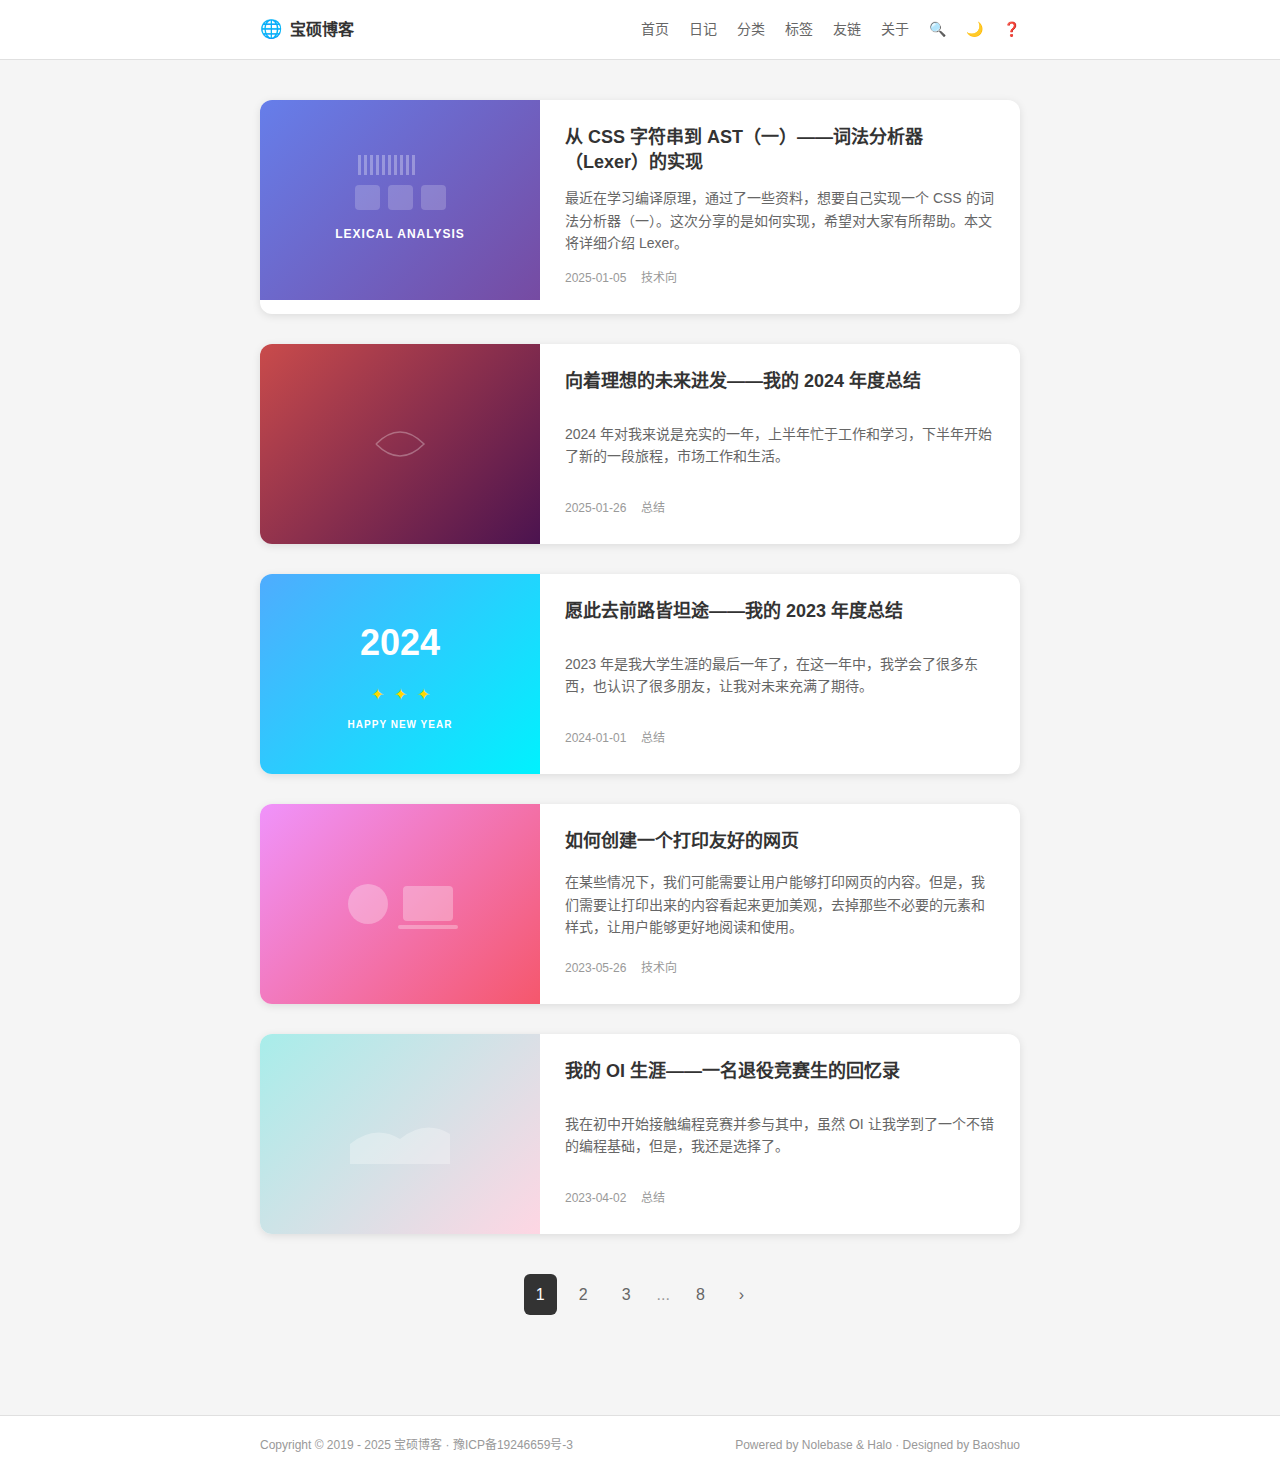
<file: design/index.html>
<!DOCTYPE html>
<html lang="zh-CN">
<head>
    <meta charset="UTF-8">
    <meta name="viewport" content="width=device-width, initial-scale=1.0">
    <title>宝硕博客</title>
    <link rel="stylesheet" href="style.css">
</head>
<body>
    <!-- Header -->
    <header class="header">
        <div class="container">
            <div class="logo">
                <span class="globe-icon">🌐</span>
                <span class="site-name">宝硕博客</span>
            </div>
            <nav class="nav">
                <a href="#" class="nav-link">首页</a>
                <a href="#" class="nav-link">日记</a>
                <a href="#" class="nav-link">分类</a>
                <a href="#" class="nav-link">标签</a>
                <a href="#" class="nav-link">友链</a>
                <a href="#" class="nav-link">关于</a>
                <a href="#" class="nav-link">🔍</a>
                <a href="#" class="nav-link">🌙</a>
                <a href="#" class="nav-link">❓</a>
            </nav>
        </div>
    </header>

    <!-- Main Content -->
    <main class="main">
        <div class="container">
            <!-- First Article -->
            <article class="article-card">
                <div class="article-image">
                    <div class="lexical-analysis-bg">
                        <div class="analysis-icons">
                            <div class="wave-pattern"></div>
                            <div class="code-blocks">
                                <div class="code-block"></div>
                                <div class="code-block"></div>
                                <div class="code-block"></div>
                            </div>
                        </div>
                        <div class="analysis-text">LEXICAL ANALYSIS</div>
                    </div>
                </div>
                <div class="article-content">
                    <h2 class="article-title">从 CSS 字符串到 AST（一）——词法分析器（Lexer）的实现</h2>
                    <p class="article-excerpt">最近在学习编译原理，通过了一些资料，想要自己实现一个 CSS 的词法分析器（一）。这次分享的是如何实现，希望对大家有所帮助。本文将详细介绍 Lexer。</p>
                    <div class="article-meta">
                        <span class="date">2025-01-05</span>
                        <span class="author">技术向</span>
                    </div>
                </div>
            </article>

            <!-- Second Article -->
            <article class="article-card">
                <div class="article-image">
                    <div class="year-summary-bg">
                        <div class="dragon-pattern"></div>
                    </div>
                </div>
                <div class="article-content">
                    <h2 class="article-title">向着理想的未来进发——我的 2024 年度总结</h2>
                    <p class="article-excerpt">2024 年对我来说是充实的一年，上半年忙于工作和学习，下半年开始了新的一段旅程，市场工作和生活。</p>
                    <div class="article-meta">
                        <span class="date">2025-01-26</span>
                        <span class="author">总结</span>
                    </div>
                </div>
            </article>

            <!-- Third Article -->
            <article class="article-card">
                <div class="article-image">
                    <div class="new-year-bg">
                        <div class="year-2024">2024</div>
                        <div class="stars">
                            <span class="star">✦</span>
                            <span class="star">✦</span>
                            <span class="star">✦</span>
                        </div>
                        <div class="new-year-text">HAPPY NEW YEAR</div>
                    </div>
                </div>
                <div class="article-content">
                    <h2 class="article-title">愿此去前路皆坦途——我的 2023 年度总结</h2>
                    <p class="article-excerpt">2023 年是我大学生涯的最后一年了，在这一年中，我学会了很多东西，也认识了很多朋友，让我对未来充满了期待。</p>
                    <div class="article-meta">
                        <span class="date">2024-01-01</span>
                        <span class="author">总结</span>
                    </div>
                </div>
            </article>

            <!-- Fourth Article -->
            <article class="article-card">
                <div class="article-image">
                    <div class="coding-bg">
                        <div class="person-coding">
                            <div class="person"></div>
                            <div class="computer"></div>
                        </div>
                    </div>
                </div>
                <div class="article-content">
                    <h2 class="article-title">如何创建一个打印友好的网页</h2>
                    <p class="article-excerpt">在某些情况下，我们可能需要让用户能够打印网页的内容。但是，我们需要让打印出来的内容看起来更加美观，去掉那些不必要的元素和样式，让用户能够更好地阅读和使用。</p>
                    <div class="article-meta">
                        <span class="date">2023-05-26</span>
                        <span class="author">技术向</span>
                    </div>
                </div>
            </article>

            <!-- Fifth Article -->
            <article class="article-card">
                <div class="article-image">
                    <div class="nature-bg">
                        <div class="landscape"></div>
                    </div>
                </div>
                <div class="article-content">
                    <h2 class="article-title">我的 OI 生涯——一名退役竞赛生的回忆录</h2>
                    <p class="article-excerpt">我在初中开始接触编程竞赛并参与其中，虽然 OI 让我学到了一个不错的编程基础，但是，我还是选择了。</p>
                    <div class="article-meta">
                        <span class="date">2023-04-02</span>
                        <span class="author">总结</span>
                    </div>
                </div>
            </article>

            <!-- Pagination -->
            <div class="pagination">
                <span class="page-number active">1</span>
                <a href="#" class="page-number">2</a>
                <a href="#" class="page-number">3</a>
                <span class="page-dots">...</span>
                <a href="#" class="page-number">8</a>
                <a href="#" class="page-arrow">›</a>
            </div>
        </div>
    </main>

    <!-- Footer -->
    <footer class="footer">
        <div class="container">
            <div class="footer-left">
                <span>Copyright © 2019 - 2025 宝硕博客 · 豫ICP备19246659号-3</span>
            </div>
            <div class="footer-right">
                <span>Powered by Nolebase & Halo · Designed by Baoshuo</span>
            </div>
        </div>
    </footer>
</body>
</html>
</file>
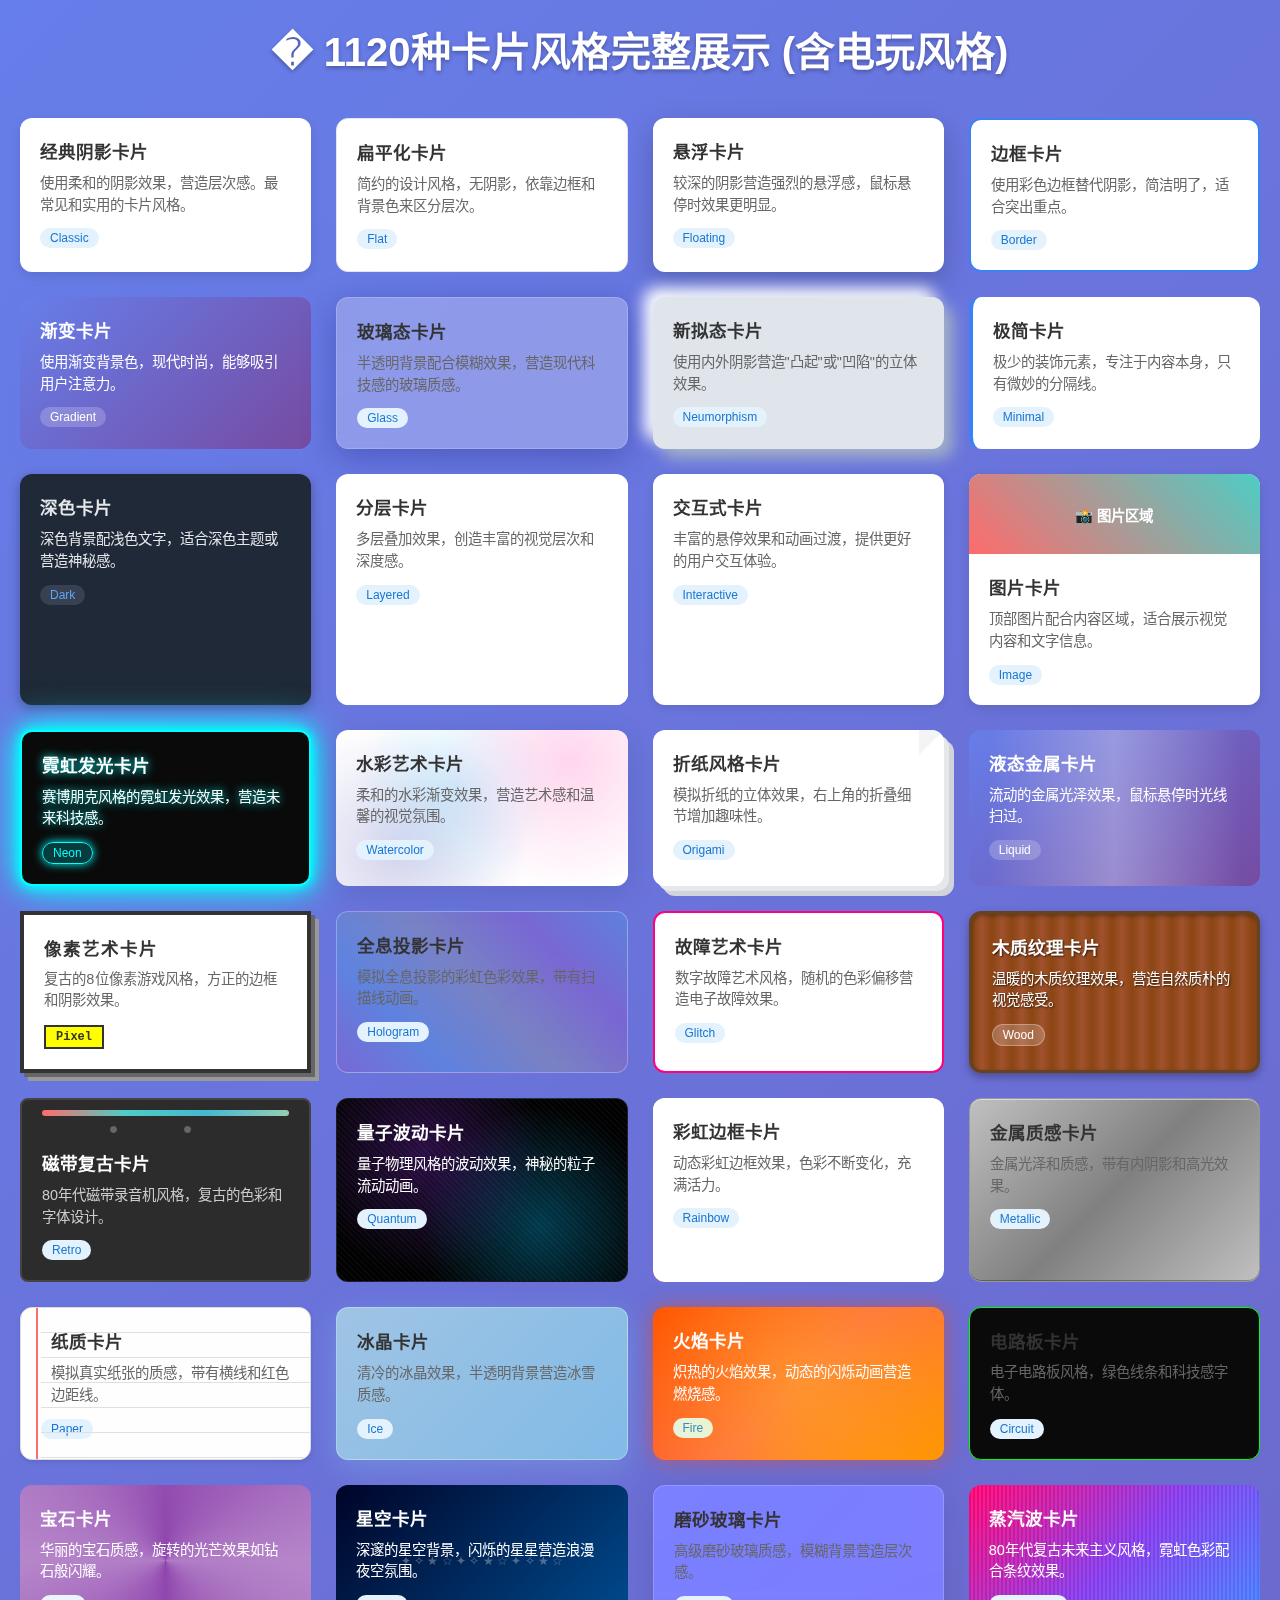
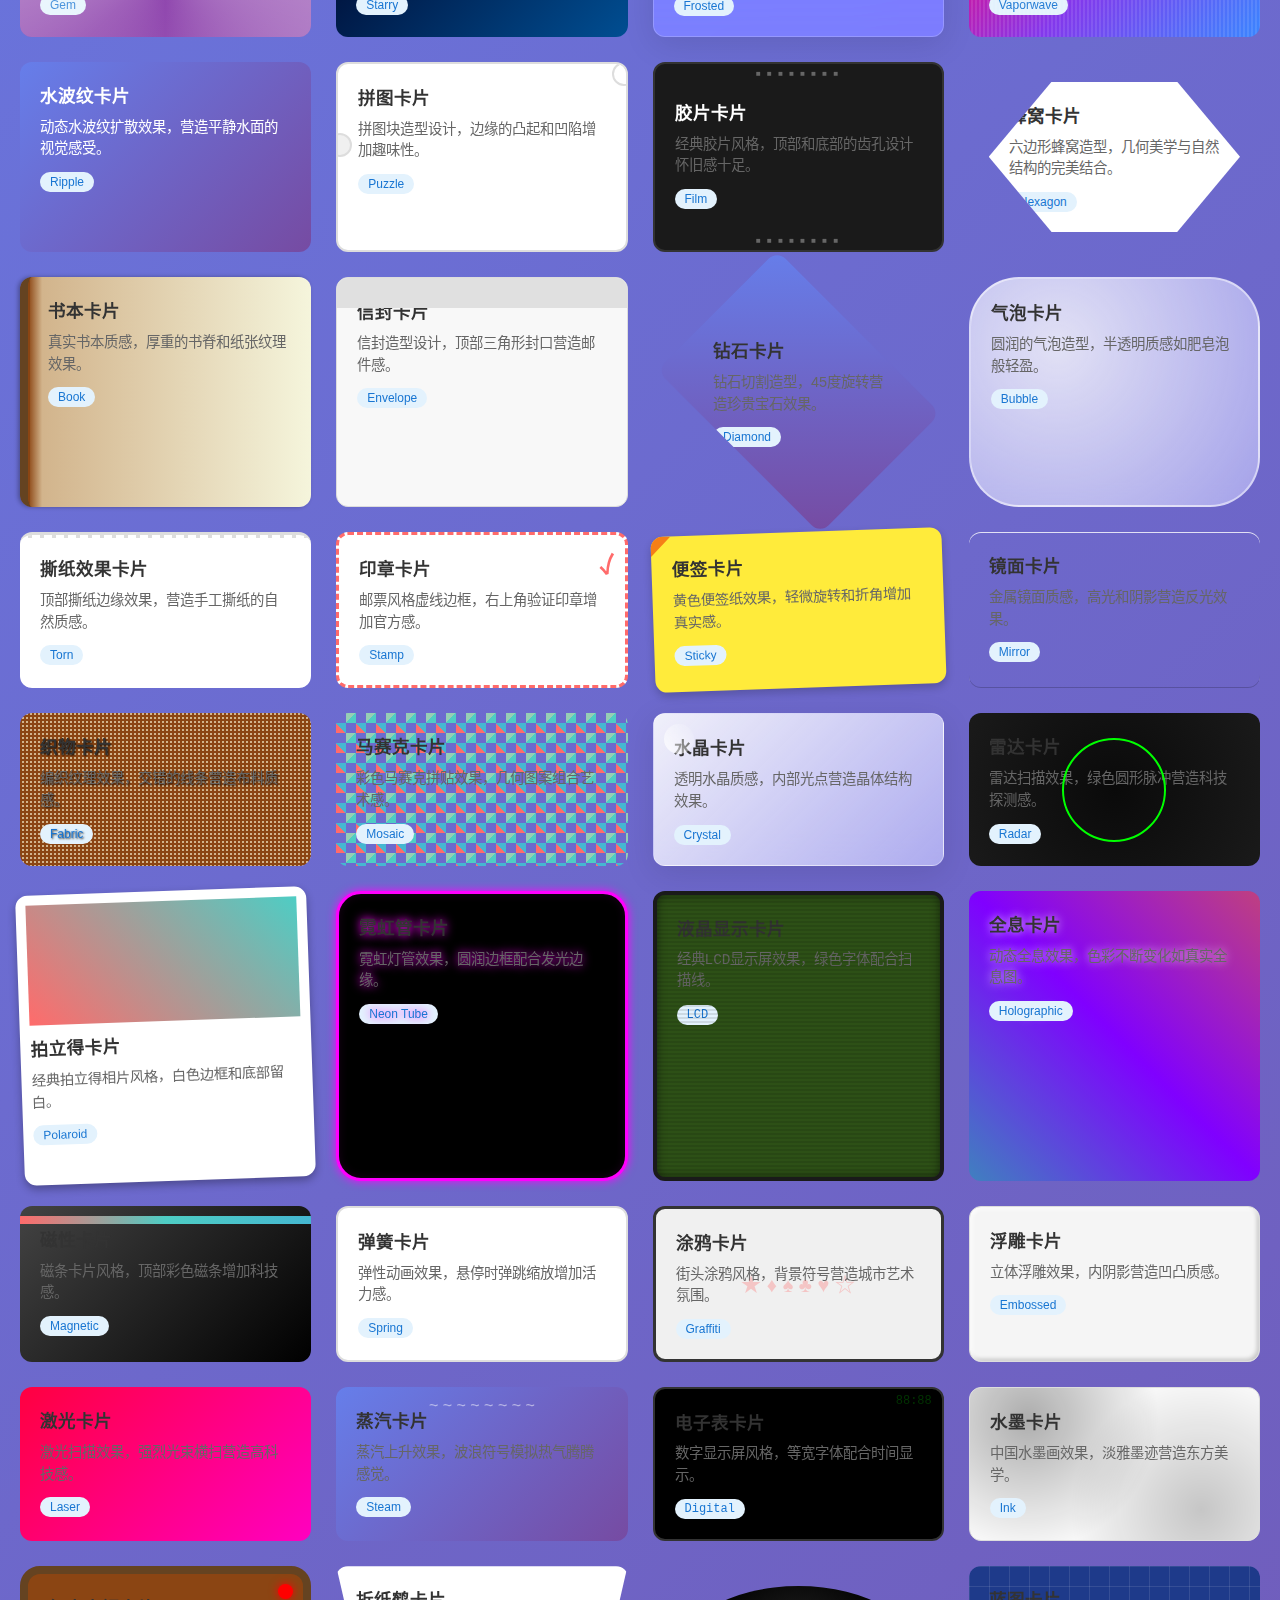
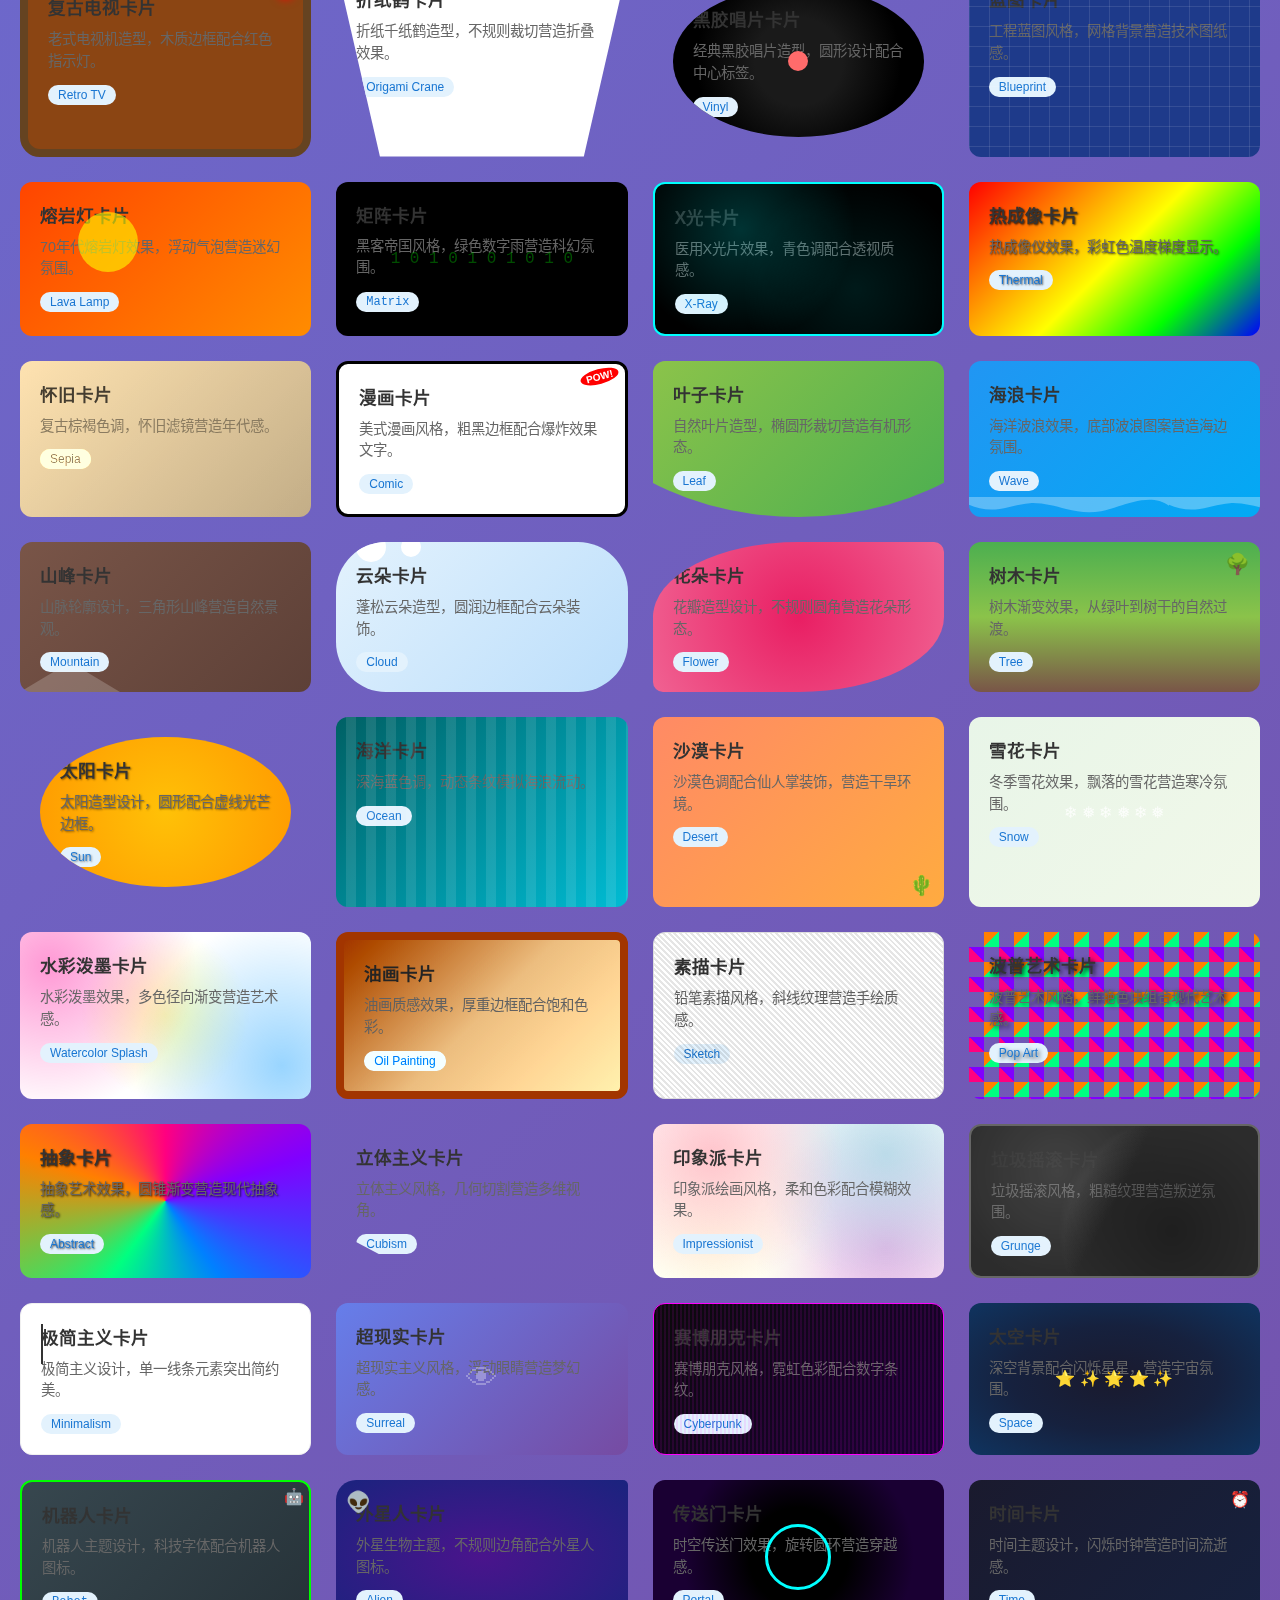
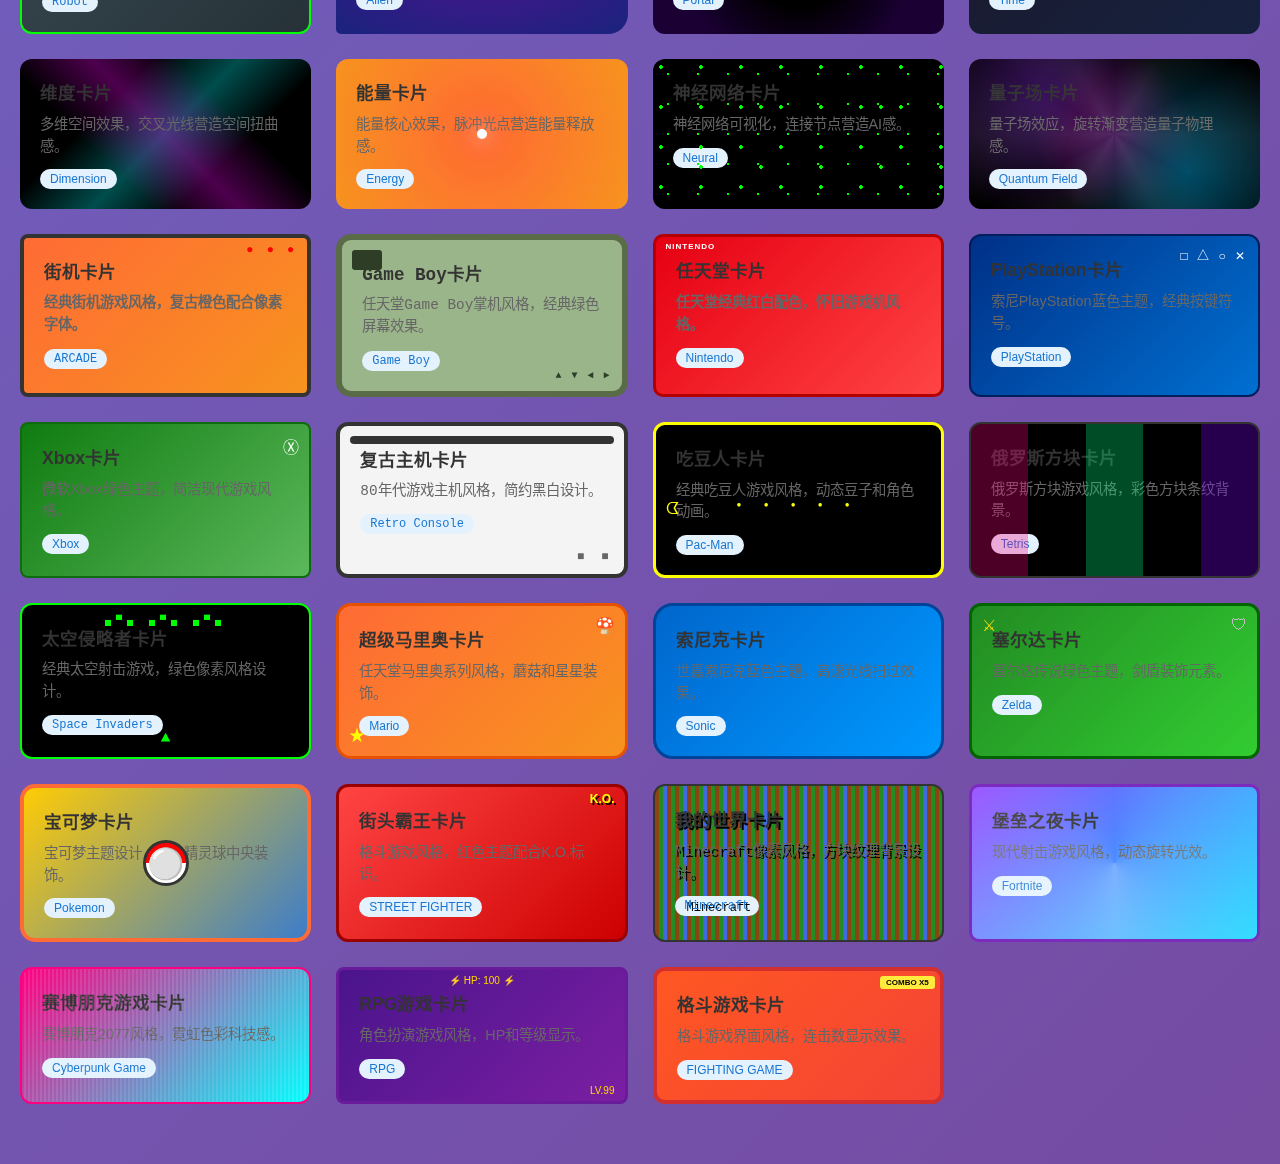
<file: card-styles-complete.html>
<!DOCTYPE html>
<html lang="zh-CN">

<head>
    <meta charset="UTF-8">
    <meta name="viewport" content="width=device-width, initial-scale=1.0">
    <title>120种卡片风格完整展示 (含电玩风格)</title>
    <style>
        * {
            margin: 0;
            padding: 0;
            box-sizing: border-box;
        }

        body {
            font-family: -apple-system, BlinkMacSystemFont, 'Segoe UI', Roboto, sans-serif;
            background: linear-gradient(135deg, #667eea 0%, #764ba2 100%);
            min-height: 100vh;
            padding: 20px;
        }

        .container {
            max-width: 1400px;
            margin: 0 auto;
        }

        h1 {
            text-align: center;
            color: white;
            margin-bottom: 40px;
            font-size: 2.5rem;
            text-shadow: 0 2px 4px rgba(0, 0, 0, 0.3);
        }

        .cards-grid {
            display: grid;
            grid-template-columns: repeat(auto-fit, minmax(280px, 1fr));
            gap: 25px;
            margin-bottom: 40px;
        }

        .card {
            padding: 20px;
            border-radius: 12px;
            transition: all 0.3s ease;
            cursor: pointer;
            position: relative;
            overflow: hidden;
        }

        .card h3 {
            margin-bottom: 10px;
            font-size: 1.1rem;
            color: #333;
        }

        .card p {
            color: #666;
            line-height: 1.5;
            margin-bottom: 12px;
            font-size: 0.9rem;
        }

        .card-tag {
            display: inline-block;
            background: #e3f2fd;
            color: #1976d2;
            padding: 3px 10px;
            border-radius: 12px;
            font-size: 0.75rem;
            font-weight: 500;
        }

        /* 1. 经典阴影卡片 */
        .classic-shadow {
            background: white;
            box-shadow: 0 4px 12px rgba(0, 0, 0, 0.1);
        }

        .classic-shadow:hover {
            box-shadow: 0 8px 25px rgba(0, 0, 0, 0.15);
            transform: translateY(-2px);
        }

        /* 2. 扁平化卡片 */
        .flat-card {
            background: white;
            box-shadow: none;
            border: 1px solid #e5e7eb;
        }

        .flat-card:hover {
            border-color: #3b82f6;
            background: #f8fafc;
        }

        /* 3. 悬浮卡片 */
        .floating-card {
            background: white;
            box-shadow: 0 10px 30px rgba(0, 0, 0, 0.2);
        }

        .floating-card:hover {
            box-shadow: 0 20px 40px rgba(0, 0, 0, 0.3);
            transform: translateY(-5px);
        }

        /* 4. 边框卡片 */
        .border-card {
            background: white;
            border: 2px solid #3b82f6;
            box-shadow: none;
        }

        .border-card:hover {
            border-color: #1d4ed8;
            background: #eff6ff;
        }

        /* 5. 渐变卡片 */
        .gradient-card {
            background: linear-gradient(135deg, #667eea 0%, #764ba2 100%);
            color: white;
            box-shadow: 0 4px 15px rgba(102, 126, 234, 0.4);
        }

        .gradient-card h3,
        .gradient-card p {
            color: white;
        }

        .gradient-card .card-tag {
            background: rgba(255, 255, 255, 0.2);
            color: white;
        }

        .gradient-card:hover {
            transform: translateY(-3px);
            box-shadow: 0 8px 25px rgba(102, 126, 234, 0.6);
        }

        /* 6. 玻璃态卡片 */
        .glass-card {
            background: rgba(255, 255, 255, 0.25);
            backdrop-filter: blur(10px);
            border: 1px solid rgba(255, 255, 255, 0.18);
            box-shadow: 0 8px 32px 0 rgba(31, 38, 135, 0.37);
        }

        .glass-card:hover {
            background: rgba(255, 255, 255, 0.35);
            transform: translateY(-2px);
        }

        /* 7. 新拟态卡片 */
        .neumorphism-card {
            background: #e0e5ec;
            box-shadow: 9px 9px 16px #a3b1c6, -9px -9px 16px #ffffff;
            border: none;
        }

        .neumorphism-card:hover {
            box-shadow: inset 9px 9px 16px #a3b1c6, inset -9px -9px 16px #ffffff;
        }

        /* 8. 极简卡片 */
        .minimalist-card {
            background: white;
            box-shadow: none;
            border-left: 4px solid #3b82f6;
        }

        .minimalist-card:hover {
            border-left-color: #1d4ed8;
            background: #f9fafb;
        }

        /* 9. 深色卡片 */
        .dark-card {
            background: #1f2937;
            color: white;
            box-shadow: 0 4px 12px rgba(0, 0, 0, 0.3);
        }

        .dark-card h3,
        .dark-card p {
            color: #e5e7eb;
        }

        .dark-card .card-tag {
            background: #374151;
            color: #60a5fa;
        }

        .dark-card:hover {
            background: #374151;
            transform: translateY(-2px);
        }

        /* 10. 分层卡片 */
        .layered-card {
            background: white;
            position: relative;
        }

        .layered-card::before {
            content: '';
            position: absolute;
            top: 8px;
            left: 8px;
            right: -8px;
            bottom: -8px;
            background: #f3f4f6;
            border-radius: 12px;
            z-index: -1;
        }

        .layered-card::after {
            content: '';
            position: absolute;
            top: 16px;
            left: 16px;
            right: -16px;
            bottom: -16px;
            background: #e5e7eb;
            border-radius: 12px;
            z-index: -2;
        }

        .layered-card:hover {
            transform: translateY(-3px);
        }

        /* 11. 交互式卡片 */
        .interactive-card {
            background: white;
            box-shadow: 0 2px 8px rgba(0, 0, 0, 0.1);
            overflow: hidden;
            position: relative;
        }

        .interactive-card::before {
            content: '';
            position: absolute;
            top: 0;
            left: -100%;
            width: 100%;
            height: 100%;
            background: linear-gradient(90deg, transparent, rgba(255, 255, 255, 0.4), transparent);
            transition: left 0.5s;
        }

        .interactive-card:hover::before {
            left: 100%;
        }

        .interactive-card:hover {
            transform: scale(1.02);
            box-shadow: 0 8px 25px rgba(0, 0, 0, 0.15);
        }

        /* 12. 图片卡片 */
        .image-card {
            background: white;
            box-shadow: 0 4px 12px rgba(0, 0, 0, 0.1);
            padding: 0;
            overflow: hidden;
        }

        .image-card .card-image {
            width: 100%;
            height: 80px;
            background: linear-gradient(45deg, #ff6b6b, #4ecdc4);
            display: flex;
            align-items: center;
            justify-content: center;
            color: white;
            font-size: 0.9rem;
            font-weight: bold;
        }

        .image-card .card-content {
            padding: 20px;
        }

        .image-card:hover {
            transform: translateY(-3px);
            box-shadow: 0 12px 30px rgba(0, 0, 0, 0.2);
        }

        /* 13. 霓虹发光卡片 */
        .neon-card {
            background: #0a0a0a;
            border: 2px solid #00ffff;
            box-shadow: 0 0 10px #00ffff, 0 0 20px #00ffff, 0 0 40px #00ffff;
            color: white;
        }

        .neon-card h3,
        .neon-card p {
            color: #ffffff;
            text-shadow: 0 0 10px #00ffff;
        }

        .neon-card .card-tag {
            background: rgba(0, 255, 255, 0.2);
            color: #00ffff;
            border: 1px solid #00ffff;
            box-shadow: 0 0 10px #00ffff;
        }

        .neon-card:hover {
            box-shadow: 0 0 20px #00ffff, 0 0 40px #00ffff, 0 0 80px #00ffff;
            transform: scale(1.02);
        }

        /* 14. 水彩艺术卡片 */
        .watercolor-card {
            background:
                radial-gradient(circle at 20% 80%, rgba(120, 119, 198, 0.3) 0%, transparent 50%),
                radial-gradient(circle at 80% 20%, rgba(255, 119, 198, 0.3) 0%, transparent 50%),
                radial-gradient(circle at 40% 40%, rgba(120, 219, 255, 0.3) 0%, transparent 50%),
                white;
            border: none;
            box-shadow: 0 8px 32px rgba(0, 0, 0, 0.1);
        }

        .watercolor-card:hover {
            transform: translateY(-3px);
        }

        /* 15. 折纸风格卡片 */
        .origami-card {
            background: white;
            position: relative;
            box-shadow: 5px 5px 0 #e5e7eb, 10px 10px 0 #d1d5db;
        }

        .origami-card::before {
            content: '';
            position: absolute;
            top: 0;
            right: 0;
            width: 0;
            height: 0;
            border-left: 25px solid #f3f4f6;
            border-bottom: 25px solid transparent;
            border-radius: 0 12px 0 0;
        }

        .origami-card:hover {
            transform: translate(-2px, -2px);
            box-shadow: 7px 7px 0 #e5e7eb, 14px 14px 0 #d1d5db;
        }

        /* 16. 液态金属卡片 */
        .liquid-metal-card {
            background: linear-gradient(135deg, #667eea 0%, #764ba2 100%);
            position: relative;
            overflow: hidden;
            color: white;
        }

        .liquid-metal-card::before {
            content: '';
            position: absolute;
            top: -50%;
            left: -50%;
            width: 200%;
            height: 200%;
            background: linear-gradient(45deg, transparent 30%, rgba(255, 255, 255, 0.3) 50%, transparent 70%);
            transform: rotate(45deg);
            transition: transform 0.6s ease;
        }

        .liquid-metal-card:hover::before {
            transform: rotate(45deg) translate(50%, 50%);
        }

        .liquid-metal-card h3,
        .liquid-metal-card p {
            color: white;
            position: relative;
            z-index: 1;
        }

        .liquid-metal-card .card-tag {
            background: rgba(255, 255, 255, 0.2);
            color: white;
            position: relative;
            z-index: 1;
        }

        /* 17. 像素艺术卡片 */
        .pixel-card {
            background: white;
            border: 4px solid #333;
            border-radius: 0;
            box-shadow: 4px 4px 0 #666, 8px 8px 0 #999;
            font-family: 'Courier New', monospace;
        }

        .pixel-card h3 {
            color: #333;
            font-weight: bold;
            text-transform: uppercase;
            letter-spacing: 1px;
        }

        .pixel-card .card-tag {
            background: #ffff00;
            color: #333;
            border: 2px solid #333;
            border-radius: 0;
            font-family: 'Courier New', monospace;
            font-weight: bold;
        }

        .pixel-card:hover {
            transform: translate(-2px, -2px);
            box-shadow: 6px 6px 0 #666, 12px 12px 0 #999;
        }

        /* 18. 全息投影卡片 */
        .hologram-card {
            background: linear-gradient(45deg,
                    rgba(255, 0, 150, 0.1) 0%, rgba(0, 255, 255, 0.1) 25%,
                    rgba(255, 255, 0, 0.1) 50%, rgba(255, 0, 150, 0.1) 75%,
                    rgba(0, 255, 255, 0.1) 100%);
            border: 1px solid rgba(255, 255, 255, 0.3);
            backdrop-filter: blur(10px);
            position: relative;
            overflow: hidden;
        }

        .hologram-card::before {
            content: '';
            position: absolute;
            top: 0;
            left: -100%;
            width: 100%;
            height: 100%;
            background: linear-gradient(90deg, transparent, rgba(255, 255, 255, 0.4), transparent);
            animation: hologram-sweep 3s infinite;
        }

        @keyframes hologram-sweep {
            0% {
                left: -100%;
            }

            100% {
                left: 100%;
            }
        }

        /* 19. 故障艺术卡片 */
        .glitch-card {
            background: white;
            border: 2px solid #ff0080;
            position: relative;
            overflow: hidden;
        }

        .glitch-card::before,
        .glitch-card::after {
            content: '';
            position: absolute;
            top: 0;
            left: 0;
            right: 0;
            bottom: 0;
            background: white;
            opacity: 0;
        }

        .glitch-card::before {
            background: #ff0080;
            animation: glitch-1 2s infinite;
        }

        .glitch-card::after {
            background: #00ff80;
            animation: glitch-2 2s infinite;
        }

        @keyframes glitch-1 {

            0%,
            90%,
            100% {
                opacity: 0;
                transform: translateX(0);
            }

            91%,
            95% {
                opacity: 0.1;
                transform: translateX(-2px);
            }
        }

        @keyframes glitch-2 {

            0%,
            90%,
            100% {
                opacity: 0;
                transform: translateX(0);
            }

            92%,
            96% {
                opacity: 0.1;
                transform: translateX(2px);
            }
        }

        /* 20. 木质纹理卡片 */
        .wood-card {
            background: linear-gradient(90deg, #8B4513 0%, #A0522D 25%, #8B4513 50%, #A0522D 75%, #8B4513 100%);
            background-size: 40px 100%;
            color: white;
            border: 3px solid #654321;
            box-shadow: inset 0 2px 4px rgba(0, 0, 0, 0.3), 0 4px 8px rgba(0, 0, 0, 0.3);
        }

        .wood-card h3,
        .wood-card p {
            color: #fff;
            text-shadow: 1px 1px 2px rgba(0, 0, 0, 0.7);
        }

        .wood-card .card-tag {
            background: rgba(255, 255, 255, 0.2);
            color: white;
            border: 1px solid rgba(255, 255, 255, 0.3);
        }

        /* 21. 磁带复古卡片 */
        .cassette-card {
            background: #2c2c2c;
            border: 2px solid #444;
            border-radius: 8px;
            color: white;
            position: relative;
        }

        .cassette-card::before {
            content: '';
            position: absolute;
            top: 10px;
            left: 20px;
            right: 20px;
            height: 6px;
            background: linear-gradient(90deg, #ff6b6b, #4ecdc4, #45b7d1, #96ceb4);
            border-radius: 3px;
        }

        .cassette-card::after {
            content: '● ●';
            position: absolute;
            top: 20px;
            left: 50%;
            transform: translateX(-50%);
            color: #666;
            font-size: 16px;
            letter-spacing: 30px;
        }

        .cassette-card h3 {
            margin-top: 30px;
            color: #fff;
            font-family: 'Courier New', monospace;
        }

        .cassette-card p {
            color: #ccc;
        }

        /* 22. 量子波动卡片 */
        .quantum-card {
            background:
                radial-gradient(circle at 30% 30%, rgba(138, 43, 226, 0.3) 0%, transparent 50%),
                radial-gradient(circle at 70% 70%, rgba(0, 191, 255, 0.3) 0%, transparent 50%),
                #000;
            border: 1px solid rgba(255, 255, 255, 0.1);
            color: white;
            position: relative;
            overflow: hidden;
        }

        .quantum-card::before {
            content: '';
            position: absolute;
            top: 0;
            left: 0;
            right: 0;
            bottom: 0;
            background: repeating-linear-gradient(45deg, transparent, transparent 2px, rgba(255, 255, 255, 0.03) 2px, rgba(255, 255, 255, 0.03) 4px);
            animation: quantum-flow 4s linear infinite;
        }

        @keyframes quantum-flow {
            0% {
                transform: translateX(-100px) translateY(-100px);
            }

            100% {
                transform: translateX(100px) translateY(100px);
            }
        }

        .quantum-card h3,
        .quantum-card p {
            color: white;
            position: relative;
            z-index: 1;
        }

        /* 23. 彩虹边框卡片 */
        .rainbow-card {
            background: white;
            position: relative;
            border-radius: 12px;
        }

        .rainbow-card::before {
            content: '';
            position: absolute;
            top: -2px;
            left: -2px;
            right: -2px;
            bottom: -2px;
            background: linear-gradient(45deg, #ff0000, #ff7f00, #ffff00, #00ff00, #0000ff, #4b0082, #9400d3);
            border-radius: 14px;
            z-index: -1;
            animation: rainbow-rotate 3s linear infinite;
        }

        @keyframes rainbow-rotate {
            0% {
                filter: hue-rotate(0deg);
            }

            100% {
                filter: hue-rotate(360deg);
            }
        }

        .rainbow-card:hover {
            transform: scale(1.02);
        }

        /* 24. 金属质感卡片 */
        .metallic-card {
            background: linear-gradient(135deg, #c0c0c0 0%, #808080 50%, #c0c0c0 100%);
            border: 1px solid #999;
            box-shadow: inset 0 1px 0 rgba(255, 255, 255, 0.5), inset 0 -1px 0 rgba(0, 0, 0, 0.3);
            color: #333;
        }

        .metallic-card:hover {
            background: linear-gradient(135deg, #d0d0d0 0%, #909090 50%, #d0d0d0 100%);
            transform: translateY(-2px);
        }

        /* 25. 纸质卡片 */
        .paper-card {
            background: #fefefe;
            border: 1px solid #ddd;
            box-shadow: 0 2px 4px rgba(0, 0, 0, 0.1);
            position: relative;
        }

        .paper-card::before {
            content: '';
            position: absolute;
            top: 0;
            left: 20px;
            right: 0;
            bottom: 0;
            background: repeating-linear-gradient(transparent, transparent 24px, #e0e0e0 24px, #e0e0e0 25px);
        }

        .paper-card::after {
            content: '';
            position: absolute;
            top: 0;
            left: 15px;
            width: 2px;
            bottom: 0;
            background: #ff6b6b;
        }

        .paper-card h3,
        .paper-card p {
            position: relative;
            z-index: 1;
            margin-left: 10px;
        }

        /* 26. 冰晶卡片 */
        .ice-card {
            background: linear-gradient(135deg, rgba(173, 216, 230, 0.8) 0%, rgba(135, 206, 235, 0.8) 100%);
            backdrop-filter: blur(5px);
            border: 1px solid rgba(255, 255, 255, 0.3);
            box-shadow: 0 8px 32px rgba(135, 206, 235, 0.3);
        }

        .ice-card:hover {
            background: linear-gradient(135deg, rgba(173, 216, 230, 0.9) 0%, rgba(135, 206, 235, 0.9) 100%);
            transform: translateY(-2px);
        }

        /* 27. 火焰卡片 */
        .fire-card {
            background: linear-gradient(135deg, #ff4500 0%, #ff6347 50%, #ff8c00 100%);
            color: white;
            box-shadow: 0 0 20px rgba(255, 69, 0, 0.5);
            position: relative;
            overflow: hidden;
        }

        .fire-card::before {
            content: '';
            position: absolute;
            top: -50%;
            left: -50%;
            width: 200%;
            height: 200%;
            background: radial-gradient(circle, rgba(255, 255, 0, 0.3) 0%, transparent 70%);
            animation: fire-flicker 2s ease-in-out infinite alternate;
        }

        @keyframes fire-flicker {
            0% {
                transform: scale(1) rotate(0deg);
                opacity: 0.8;
            }

            100% {
                transform: scale(1.1) rotate(5deg);
                opacity: 1;
            }
        }

        .fire-card h3,
        .fire-card p {
            color: white;
            position: relative;
            z-index: 1;
        }

        /* 28. 电路板卡片 */
        .circuit-card {
            background: #0a0a0a;
            color: #00ff00;
            border: 1px solid #00ff00;
            position: relative;
            overflow: hidden;
        }

        .circuit-card::before {
            content: '';
            position: absolute;
            top: 0;
            left: 0;
            right: 0;
            bottom: 0;
            background-image:
                linear-gradient(90deg, transparent 49%, #00ff00 49%, #00ff00 51%, transparent 51%),
                linear-gradient(0deg, transparent 49%, #00ff00 49%, #00ff00 51%, transparent 51%);
            background-size: 20px 20px;
            opacity: 0.1;
        }

        .circuit-card h3,
        .circuit-card p {
            position: relative;
            z-index: 1;
            font-family: 'Courier New', monospace;
        }

        /* 29. 宝石卡片 */
        .gem-card {
            background: linear-gradient(135deg, #9b59b6 0%, #8e44ad 50%, #9b59b6 100%);
            color: white;
            position: relative;
            overflow: hidden;
        }

        .gem-card::before {
            content: '';
            position: absolute;
            top: -50%;
            left: -50%;
            width: 200%;
            height: 200%;
            background: conic-gradient(from 0deg, transparent, rgba(255, 255, 255, 0.3), transparent, rgba(255, 255, 255, 0.3), transparent);
            animation: gem-sparkle 4s linear infinite;
        }

        @keyframes gem-sparkle {
            0% {
                transform: rotate(0deg);
            }

            100% {
                transform: rotate(360deg);
            }
        }

        .gem-card h3,
        .gem-card p {
            color: white;
            position: relative;
            z-index: 1;
        }

        /* 30. 星空卡片 */
        .starry-card {
            background: linear-gradient(135deg, #000428 0%, #004e92 100%);
            color: white;
            position: relative;
            overflow: hidden;
        }

        .starry-card::before {
            content: '✦ ✧ ★ ☆ ✦ ✧ ★ ☆ ✦ ✧ ★ ☆';
            position: absolute;
            top: 0;
            left: 0;
            right: 0;
            bottom: 0;
            color: rgba(255, 255, 255, 0.3);
            font-size: 12px;
            display: flex;
            align-items: center;
            justify-content: space-around;
            flex-wrap: wrap;
            animation: twinkle 3s ease-in-out infinite;
        }

        @keyframes twinkle {

            0%,
            100% {
                opacity: 0.3;
            }

            50% {
                opacity: 0.8;
            }
        }

        .starry-card h3,
        .starry-card p {
            color: white;
            position: relative;
            z-index: 1;
        }

        /* 31. 磨砂玻璃卡片 */
        .frosted-card {
            background: rgba(255, 255, 255, 0.15);
            backdrop-filter: blur(20px) saturate(180%);
            border: 1px solid rgba(255, 255, 255, 0.2);
            box-shadow: 0 8px 32px rgba(0, 0, 0, 0.1);
        }

        .frosted-card:hover {
            background: rgba(255, 255, 255, 0.25);
            transform: translateY(-3px);
        }

        /* 32. 蒸汽波卡片 */
        .vaporwave-card {
            background: linear-gradient(135deg, #ff006e 0%, #8338ec 50%, #3a86ff 100%);
            color: white;
            position: relative;
            overflow: hidden;
        }

        .vaporwave-card::before {
            content: '';
            position: absolute;
            top: 0;
            left: 0;
            right: 0;
            bottom: 0;
            background: repeating-linear-gradient(90deg,
                    transparent,
                    transparent 2px,
                    rgba(255, 255, 255, 0.1) 2px,
                    rgba(255, 255, 255, 0.1) 4px);
        }

        .vaporwave-card h3,
        .vaporwave-card p {
            position: relative;
            z-index: 1;
            color: white;
        }

        /* 33. 水波纹卡片 */
        .ripple-card {
            background: linear-gradient(135deg, #667eea 0%, #764ba2 100%);
            position: relative;
            overflow: hidden;
            color: white;
        }

        .ripple-card::before {
            content: '';
            position: absolute;
            top: 50%;
            left: 50%;
            width: 0;
            height: 0;
            border-radius: 50%;
            background: rgba(255, 255, 255, 0.3);
            animation: ripple 3s infinite;
        }

        @keyframes ripple {
            0% {
                width: 0;
                height: 0;
                opacity: 1;
            }

            100% {
                width: 300px;
                height: 300px;
                opacity: 0;
                transform: translate(-50%, -50%);
            }
        }

        .ripple-card h3,
        .ripple-card p {
            position: relative;
            z-index: 1;
            color: white;
        }

        /* 34. 拼图卡片 */
        .puzzle-card {
            background: white;
            position: relative;
            border: 2px solid #ddd;
        }

        .puzzle-card::before {
            content: '';
            position: absolute;
            top: -2px;
            right: -10px;
            width: 20px;
            height: 20px;
            background: white;
            border: 2px solid #ddd;
            border-radius: 50%;
        }

        .puzzle-card::after {
            content: '';
            position: absolute;
            bottom: 50%;
            left: -10px;
            width: 20px;
            height: 20px;
            background: #f0f0f0;
            border: 2px solid #ddd;
            border-radius: 50%;
        }

        /* 35. 胶片卡片 */
        .film-card {
            background: #1a1a1a;
            border: 2px solid #333;
            position: relative;
            color: white;
        }

        .film-card::before {
            content: '■ ■ ■ ■ ■ ■ ■ ■';
            position: absolute;
            top: 5px;
            left: 0;
            right: 0;
            text-align: center;
            color: #666;
            font-size: 8px;
            letter-spacing: 2px;
        }

        .film-card::after {
            content: '■ ■ ■ ■ ■ ■ ■ ■';
            position: absolute;
            bottom: 5px;
            left: 0;
            right: 0;
            text-align: center;
            color: #666;
            font-size: 8px;
            letter-spacing: 2px;
        }

        .film-card h3 {
            margin-top: 15px;
            color: white;
        }

        /* 36. 蜂窝卡片 */
        .hexagon-card {
            background: white;
            position: relative;
            clip-path: polygon(25% 0%, 75% 0%, 100% 50%, 75% 100%, 25% 100%, 0% 50%);
            margin: 20px;
        }

        .hexagon-card:hover {
            transform: scale(1.05);
        }

        /* 37. 书本卡片 */
        .book-card {
            background: linear-gradient(to right, #8B4513 0%, #D2B48C 5%, #F5F5DC 100%);
            border-left: 8px solid #654321;
            box-shadow: -2px 0 4px rgba(0, 0, 0, 0.3);
            position: relative;
        }

        .book-card::before {
            content: '';
            position: absolute;
            left: 0;
            top: 0;
            bottom: 0;
            width: 2px;
            background: #8B4513;
        }

        /* 38. 信封卡片 */
        .envelope-card {
            background: #f8f8f8;
            position: relative;
            border: 1px solid #ddd;
        }

        .envelope-card::before {
            content: '';
            position: absolute;
            top: 0;
            left: 0;
            right: 0;
            height: 0;
            border-left: 50% solid transparent;
            border-right: 50% solid transparent;
            border-top: 30px solid #e0e0e0;
        }

        /* 39. 钻石卡片 */
        .diamond-card {
            background: linear-gradient(135deg, #667eea 0%, #764ba2 100%);
            transform: rotate(45deg);
            margin: 30px;
            color: white;
        }

        .diamond-card .card-content {
            transform: rotate(-45deg);
            padding: 10px;
        }

        /* 40. 气泡卡片 */
        .bubble-card {
            background: radial-gradient(circle at 30% 30%, rgba(255, 255, 255, 0.8) 0%, rgba(200, 200, 255, 0.6) 100%);
            border-radius: 50px;
            border: 2px solid rgba(255, 255, 255, 0.5);
            backdrop-filter: blur(10px);
        }

        .bubble-card:hover {
            transform: scale(1.05);
            box-shadow: 0 10px 30px rgba(0, 0, 0, 0.2);
        }

        /* 41. 撕纸效果卡片 */
        .torn-card {
            background: white;
            position: relative;
            border-top: 3px solid #ddd;
        }

        .torn-card::before {
            content: '';
            position: absolute;
            top: -3px;
            left: 0;
            right: 0;
            height: 6px;
            background: repeating-linear-gradient(90deg,
                    transparent 0px,
                    transparent 8px,
                    #ddd 8px,
                    #ddd 12px);
        }

        /* 42. 印章卡片 */
        .stamp-card {
            background: white;
            border: 3px dashed #ff6b6b;
            position: relative;
        }

        .stamp-card::before {
            content: '✓';
            position: absolute;
            top: 10px;
            right: 10px;
            color: #ff6b6b;
            font-size: 24px;
            font-weight: bold;
            transform: rotate(-15deg);
        }

        /* 43. 便签卡片 */
        .sticky-card {
            background: #ffeb3b;
            box-shadow: 0 4px 8px rgba(0, 0, 0, 0.2);
            transform: rotate(-2deg);
            position: relative;
        }

        .sticky-card::before {
            content: '';
            position: absolute;
            top: 0;
            left: 0;
            width: 0;
            height: 0;
            border-left: 20px solid #f57f17;
            border-bottom: 20px solid transparent;
        }

        /* 44. 镜面卡片 */
        .mirror-card {
            background: linear-gradient(135deg, #silver 0%, #c0c0c0 50%, #silver 100%);
            box-shadow: inset 0 1px 0 rgba(255, 255, 255, 0.8), inset 0 -1px 0 rgba(0, 0, 0, 0.2);
            color: #333;
        }

        .mirror-card:hover {
            background: linear-gradient(135deg, #e0e0e0 0%, #d0d0d0 50%, #e0e0e0 100%);
        }

        /* 45. 织物卡片 */
        .fabric-card {
            background:
                linear-gradient(90deg, #8B4513 50%, transparent 50%),
                linear-gradient(#D2B48C 50%, #8B4513 50%);
            background-size: 4px 4px;
            color: white;
            text-shadow: 1px 1px 2px rgba(0, 0, 0, 0.8);
        }

        /* 46. 马赛克卡片 */
        .mosaic-card {
            background:
                linear-gradient(45deg, #ff6b6b 25%, transparent 25%),
                linear-gradient(-45deg, #4ecdc4 25%, transparent 25%),
                linear-gradient(45deg, transparent 75%, #45b7d1 75%),
                linear-gradient(-45deg, transparent 75%, #96ceb4 75%);
            background-size: 20px 20px;
            background-position: 0 0, 0 10px, 10px -10px, -10px 0px;
        }

        /* 47. 水晶卡片 */
        .crystal-card {
            background: linear-gradient(135deg, rgba(255, 255, 255, 0.9) 0%, rgba(200, 200, 255, 0.7) 100%);
            backdrop-filter: blur(15px);
            border: 1px solid rgba(255, 255, 255, 0.3);
            box-shadow: 0 8px 32px rgba(0, 0, 0, 0.1);
            position: relative;
        }

        .crystal-card::before {
            content: '';
            position: absolute;
            top: 10px;
            left: 10px;
            width: 30px;
            height: 30px;
            background: linear-gradient(45deg, rgba(255, 255, 255, 0.8), transparent);
            border-radius: 50%;
        }

        /* 48. 雷达卡片 */
        .radar-card {
            background: radial-gradient(circle, #0a0a0a 0%, #1a1a1a 100%);
            color: #00ff00;
            position: relative;
            overflow: hidden;
        }

        .radar-card::before {
            content: '';
            position: absolute;
            top: 50%;
            left: 50%;
            width: 100px;
            height: 100px;
            border: 2px solid #00ff00;
            border-radius: 50%;
            transform: translate(-50%, -50%);
            animation: radar-pulse 2s infinite;
        }

        @keyframes radar-pulse {
            0% {
                transform: translate(-50%, -50%) scale(0.5);
                opacity: 1;
            }

            100% {
                transform: translate(-50%, -50%) scale(2);
                opacity: 0;
            }
        }

        /* 49. 拍立得卡片 */
        .polaroid-card {
            background: white;
            padding: 10px 10px 40px 10px;
            box-shadow: 0 4px 8px rgba(0, 0, 0, 0.3);
            transform: rotate(-2deg);
        }

        .polaroid-card .card-image {
            width: 100%;
            height: 120px;
            background: linear-gradient(45deg, #ff6b6b, #4ecdc4);
            margin-bottom: 10px;
        }

        /* 50. 霓虹管卡片 */
        .neon-tube-card {
            background: #000;
            border: 3px solid #ff00ff;
            border-radius: 25px;
            color: #ff00ff;
            box-shadow:
                0 0 10px #ff00ff,
                inset 0 0 10px rgba(255, 0, 255, 0.1);
            text-shadow: 0 0 10px #ff00ff;
        }

        .neon-tube-card:hover {
            box-shadow:
                0 0 20px #ff00ff,
                0 0 40px #ff00ff,
                inset 0 0 20px rgba(255, 0, 255, 0.2);
        }

        /* 51. 液晶显示卡片 */
        .lcd-card {
            background: #2d5016;
            color: #9fef00;
            font-family: 'Courier New', monospace;
            border: 4px solid #1a1a1a;
            box-shadow: inset 0 0 10px rgba(0, 0, 0, 0.5);
        }

        .lcd-card::before {
            content: '';
            position: absolute;
            top: 0;
            left: 0;
            right: 0;
            bottom: 0;
            background: repeating-linear-gradient(0deg,
                    transparent,
                    transparent 2px,
                    rgba(0, 0, 0, 0.1) 2px,
                    rgba(0, 0, 0, 0.1) 4px);
        }

        /* 52. 全息卡片 */
        .holographic-card {
            background: linear-gradient(45deg,
                    #ff0080 0%,
                    #00ff80 25%,
                    #8000ff 50%,
                    #ff8000 75%,
                    #ff0080 100%);
            background-size: 400% 400%;
            animation: holographic-shift 3s ease infinite;
            color: white;
            text-shadow: 0 0 10px rgba(255, 255, 255, 0.8);
        }

        @keyframes holographic-shift {
            0% {
                background-position: 0% 50%;
            }

            50% {
                background-position: 100% 50%;
            }

            100% {
                background-position: 0% 50%;
            }
        }

        /* 53. 磁性卡片 */
        .magnetic-card {
            background: linear-gradient(135deg, #434343 0%, #000000 100%);
            color: white;
            position: relative;
        }

        .magnetic-card::before {
            content: '';
            position: absolute;
            top: 10px;
            left: 0;
            right: 0;
            height: 8px;
            background: linear-gradient(90deg, #ff6b6b, #4ecdc4, #45b7d1);
        }

        /* 54. 弹簧卡片 */
        .spring-card {
            background: white;
            border: 2px solid #ddd;
            transition: all 0.3s cubic-bezier(0.68, -0.55, 0.265, 1.55);
        }

        .spring-card:hover {
            transform: scale(1.1) rotate(2deg);
            box-shadow: 0 10px 30px rgba(0, 0, 0, 0.2);
        }

        /* 55. 涂鸦卡片 */
        .graffiti-card {
            background: #f0f0f0;
            border: 3px solid #333;
            position: relative;
            overflow: hidden;
        }

        .graffiti-card::before {
            content: '★ ♦ ♠ ♣ ♥ ☆';
            position: absolute;
            top: 0;
            left: 0;
            right: 0;
            bottom: 0;
            color: rgba(255, 100, 100, 0.3);
            font-size: 20px;
            display: flex;
            align-items: center;
            justify-content: space-around;
            flex-wrap: wrap;
        }

        /* 56. 浮雕卡片 */
        .embossed-card {
            background: #f5f5f5;
            box-shadow:
                inset 2px 2px 4px rgba(255, 255, 255, 0.8),
                inset -2px -2px 4px rgba(0, 0, 0, 0.2);
            border: 1px solid #ddd;
        }

        .embossed-card:hover {
            box-shadow:
                inset -2px -2px 4px rgba(255, 255, 255, 0.8),
                inset 2px 2px 4px rgba(0, 0, 0, 0.2);
        }

        /* 57. 激光卡片 */
        .laser-card {
            background: linear-gradient(135deg, #ff0040 0%, #ff0080 50%, #ff00c0 100%);
            color: white;
            position: relative;
            overflow: hidden;
        }

        .laser-card::before {
            content: '';
            position: absolute;
            top: 0;
            left: -100%;
            width: 100%;
            height: 100%;
            background: linear-gradient(90deg, transparent, rgba(255, 255, 255, 0.8), transparent);
            animation: laser-sweep 2s infinite;
        }

        @keyframes laser-sweep {
            0% {
                left: -100%;
            }

            100% {
                left: 100%;
            }
        }

        /* 58. 蒸汽卡片 */
        .steam-card {
            background: linear-gradient(135deg, #667eea 0%, #764ba2 100%);
            color: white;
            position: relative;
            overflow: hidden;
        }

        .steam-card::before {
            content: '~ ~ ~ ~ ~ ~ ~ ~';
            position: absolute;
            top: 10px;
            left: 0;
            right: 0;
            color: rgba(255, 255, 255, 0.5);
            text-align: center;
            animation: steam-rise 3s infinite;
        }

        @keyframes steam-rise {
            0% {
                transform: translateY(0);
                opacity: 1;
            }

            100% {
                transform: translateY(-20px);
                opacity: 0;
            }
        }

        /* 59. 电子表卡片 */
        .digital-card {
            background: #000;
            color: #00ff00;
            font-family: 'Courier New', monospace;
            border: 2px solid #333;
            position: relative;
        }

        .digital-card::before {
            content: '88:88';
            position: absolute;
            top: 5px;
            right: 10px;
            color: #003300;
            font-size: 12px;
        }

        /* 60. 水墨卡片 */
        .ink-card {
            background:
                radial-gradient(circle at 20% 20%, rgba(0, 0, 0, 0.3) 0%, transparent 50%),
                radial-gradient(circle at 80% 80%, rgba(0, 0, 0, 0.2) 0%, transparent 50%),
                #f8f8f8;
            border: 1px solid #ddd;
        }

        /* 61-70: 更多创意风格 */
        .retro-tv-card {
            background: #8B4513;
            border: 8px solid #654321;
            border-radius: 20px;
            color: white;
            position: relative;
        }

        .retro-tv-card::before {
            content: '';
            position: absolute;
            top: 10px;
            right: 10px;
            width: 15px;
            height: 15px;
            background: #ff0000;
            border-radius: 50%;
            box-shadow: 0 0 10px #ff0000;
        }

        .origami-crane-card {
            background: white;
            position: relative;
            clip-path: polygon(0% 0%, 100% 0%, 85% 100%, 15% 100%);
        }

        .vinyl-record-card {
            background: radial-gradient(circle, #1a1a1a 30%, #000 70%);
            border-radius: 50%;
            color: white;
            margin: 20px;
            position: relative;
        }

        .vinyl-record-card::before {
            content: '';
            position: absolute;
            top: 50%;
            left: 50%;
            width: 20px;
            height: 20px;
            background: #ff6b6b;
            border-radius: 50%;
            transform: translate(-50%, -50%);
        }

        .blueprint-card {
            background: #1e3a8a;
            color: white;
            position: relative;
        }

        .blueprint-card::before {
            content: '';
            position: absolute;
            top: 0;
            left: 0;
            right: 0;
            bottom: 0;
            background-image:
                linear-gradient(rgba(255, 255, 255, 0.1) 1px, transparent 1px),
                linear-gradient(90deg, rgba(255, 255, 255, 0.1) 1px, transparent 1px);
            background-size: 20px 20px;
        }

        .lava-lamp-card {
            background: linear-gradient(135deg, #ff4500 0%, #ff8c00 100%);
            color: white;
            position: relative;
            overflow: hidden;
        }

        .lava-lamp-card::before {
            content: '';
            position: absolute;
            top: 20%;
            left: 20%;
            width: 60px;
            height: 60px;
            background: rgba(255, 255, 0, 0.6);
            border-radius: 50%;
            animation: lava-float 4s ease-in-out infinite;
        }

        @keyframes lava-float {

            0%,
            100% {
                transform: translateY(0);
            }

            50% {
                transform: translateY(-20px);
            }
        }

        .matrix-card {
            background: #000;
            color: #00ff00;
            font-family: 'Courier New', monospace;
            position: relative;
            overflow: hidden;
        }

        .matrix-card::before {
            content: '1 0 1 0 1 0 1 0 1 0';
            position: absolute;
            top: 0;
            left: 0;
            right: 0;
            bottom: 0;
            display: flex;
            align-items: center;
            justify-content: space-around;
            flex-wrap: wrap;
            opacity: 0.3;
            animation: matrix-rain 2s infinite;
        }

        @keyframes matrix-rain {
            0% {
                transform: translateY(-100%);
            }

            100% {
                transform: translateY(100%);
            }
        }

        .x-ray-card {
            background: #000;
            color: #00ffff;
            border: 2px solid #00ffff;
            position: relative;
        }

        .x-ray-card::before {
            content: '';
            position: absolute;
            top: 0;
            left: 0;
            right: 0;
            bottom: 0;
            background:
                radial-gradient(circle at 30% 30%, rgba(0, 255, 255, 0.2) 0%, transparent 50%),
                radial-gradient(circle at 70% 70%, rgba(0, 255, 255, 0.1) 0%, transparent 50%);
        }

        .thermal-card {
            background: linear-gradient(135deg, #ff0000 0%, #ff8000 25%, #ffff00 50%, #00ff00 75%, #0000ff 100%);
            color: white;
            text-shadow: 1px 1px 2px rgba(0, 0, 0, 0.8);
        }

        .sepia-card {
            background: linear-gradient(135deg, #deb887 0%, #cd853f 100%);
            color: #8b4513;
            filter: sepia(100%);
        }

        .comic-card {
            background: white;
            border: 3px solid #000;
            position: relative;
        }

        .comic-card::before {
            content: 'POW!';
            position: absolute;
            top: 5px;
            right: 5px;
            background: #ff0000;
            color: white;
            padding: 2px 6px;
            border-radius: 50%;
            font-size: 10px;
            font-weight: bold;
            transform: rotate(-15deg);
        }

        /* 71-80: 自然风格 */
        .leaf-card {
            background: linear-gradient(135deg, #8BC34A 0%, #4CAF50 100%);
            color: white;
            position: relative;
            clip-path: ellipse(80% 100% at 50% 0%);
        }

        .wave-card {
            background: linear-gradient(135deg, #2196F3 0%, #03A9F4 100%);
            color: white;
            position: relative;
        }

        .wave-card::before {
            content: '';
            position: absolute;
            bottom: 0;
            left: 0;
            right: 0;
            height: 20px;
            background: url("data:image/svg+xml,%3Csvg xmlns='http://www.w3.org/2000/svg' viewBox='0 0 1200 120'%3E%3Cpath d='M0,0V46.29c47.79,22.2,103.59,32.17,158,28,70.36-5.37,136.33-33.31,206.8-37.5C438.64,32.43,512.34,53.67,583,72.05c69.27,18,138.3,24.88,209.4,13.08,36.15-6,69.85-17.84,104.45-29.34C989.49,25,1113-14.29,1200,52.47V0Z' fill='rgba(255,255,255,0.3)'/%3E%3C/svg%3E") repeat-x;
        }

        .mountain-card {
            background: linear-gradient(135deg, #795548 0%, #5D4037 100%);
            color: white;
            position: relative;
        }

        .mountain-card::before {
            content: '';
            position: absolute;
            bottom: 0;
            left: 0;
            width: 0;
            height: 0;
            border-left: 50px solid transparent;
            border-right: 50px solid transparent;
            border-bottom: 30px solid rgba(255, 255, 255, 0.2);
        }

        .cloud-card {
            background: linear-gradient(135deg, #E3F2FD 0%, #BBDEFB 100%);
            border-radius: 50px;
            position: relative;
        }

        .cloud-card::before {
            content: '';
            position: absolute;
            top: -10px;
            left: 20px;
            width: 30px;
            height: 30px;
            background: white;
            border-radius: 50%;
            box-shadow:
                40px 0 0 -5px white,
                20px -15px 0 -8px white,
                60px -10px 0 -10px white;
        }

        .flower-card {
            background: radial-gradient(circle, #E91E63 0%, #F06292 100%);
            color: white;
            border-radius: 50% 10px 50% 10px;
        }

        .tree-card {
            background: linear-gradient(to bottom, #4CAF50 0%, #8BC34A 50%, #795548 100%);
            color: white;
            position: relative;
        }

        .tree-card::before {
            content: '🌳';
            position: absolute;
            top: 10px;
            right: 10px;
            font-size: 20px;
        }

        .sun-card {
            background: radial-gradient(circle, #FFC107 0%, #FF9800 100%);
            border-radius: 50%;
            color: white;
            text-shadow: 1px 1px 2px rgba(0, 0, 0, 0.5);
            margin: 20px;
        }

        .sun-card::before {
            content: '';
            position: absolute;
            top: -10px;
            left: -10px;
            right: -10px;
            bottom: -10px;
            border: 3px solid #FFC107;
            border-radius: 50%;
            border-style: dashed;
        }

        .ocean-card {
            background: linear-gradient(135deg, #006064 0%, #00BCD4 100%);
            color: white;
            position: relative;
            overflow: hidden;
        }

        .ocean-card::before {
            content: '';
            position: absolute;
            top: 0;
            left: 0;
            right: 0;
            bottom: 0;
            background: repeating-linear-gradient(90deg,
                    transparent,
                    transparent 10px,
                    rgba(255, 255, 255, 0.1) 10px,
                    rgba(255, 255, 255, 0.1) 20px);
            animation: ocean-wave 3s infinite;
        }

        @keyframes ocean-wave {
            0% {
                transform: translateX(-20px);
            }

            100% {
                transform: translateX(20px);
            }
        }

        .desert-card {
            background: linear-gradient(135deg, #FF8A65 0%, #FFAB40 100%);
            color: #5D4037;
            position: relative;
        }

        .desert-card::before {
            content: '🌵';
            position: absolute;
            bottom: 10px;
            right: 10px;
            font-size: 20px;
        }

        .snow-card {
            background: linear-gradient(135deg, #E8F5E8 0%, #F1F8E9 100%);
            color: #2E7D32;
            position: relative;
            overflow: hidden;
        }

        .snow-card::before {
            content: '❄ ❅ ❄ ❅ ❄ ❅';
            position: absolute;
            top: 0;
            left: 0;
            right: 0;
            bottom: 0;
            display: flex;
            align-items: center;
            justify-content: space-around;
            flex-wrap: wrap;
            color: rgba(255, 255, 255, 0.8);
            animation: snow-fall 4s infinite;
        }

        @keyframes snow-fall {
            0% {
                transform: translateY(-20px);
            }

            100% {
                transform: translateY(20px);
            }
        }

        /* 81-90: 艺术风格 */
        .watercolor-splash-card {
            background:
                radial-gradient(circle at 10% 20%, rgba(255, 0, 150, 0.4) 0%, transparent 50%),
                radial-gradient(circle at 90% 80%, rgba(0, 150, 255, 0.4) 0%, transparent 50%),
                radial-gradient(circle at 50% 50%, rgba(255, 255, 0, 0.3) 0%, transparent 50%),
                white;
            position: relative;
        }

        .oil-painting-card {
            background: linear-gradient(135deg, #8B4513 0%, #D2B48C 50%, #F5DEB3 100%);
            filter: contrast(1.2) saturate(1.3);
            border: 8px solid #8B4513;
        }

        .sketch-card {
            background: white;
            border: 1px solid #ddd;
            position: relative;
        }

        .sketch-card::before {
            content: '';
            position: absolute;
            top: 0;
            left: 0;
            right: 0;
            bottom: 0;
            background:
                repeating-linear-gradient(45deg,
                    transparent,
                    transparent 2px,
                    rgba(0, 0, 0, 0.1) 2px,
                    rgba(0, 0, 0, 0.1) 4px);
        }

        .pop-art-card {
            background:
                linear-gradient(45deg, #ff0080 25%, transparent 25%),
                linear-gradient(-45deg, #00ff80 25%, transparent 25%),
                linear-gradient(45deg, transparent 75%, #8000ff 75%),
                linear-gradient(-45deg, transparent 75%, #ff8000 75%);
            background-size: 30px 30px;
            background-position: 0 0, 0 15px, 15px -15px, -15px 0px;
            color: white;
            text-shadow: 2px 2px 4px rgba(0, 0, 0, 0.8);
        }

        .abstract-card {
            background:
                conic-gradient(from 0deg, #ff0080, #8000ff, #0080ff, #00ff80, #ff8000, #ff0080);
            color: white;
            text-shadow: 1px 1px 2px rgba(0, 0, 0, 0.8);
        }

        .cubism-card {
            background:
                polygon(0% 0%, 100% 0%, 85% 100%, 15% 100%) white,
                polygon(15% 0%, 85% 0%, 100% 100%, 0% 100%) #f0f0f0;
            clip-path: polygon(0% 0%, 70% 0%, 100% 30%, 100% 100%, 30% 100%, 0% 70%);
        }

        .impressionist-card {
            background:
                radial-gradient(circle at 20% 20%, rgba(255, 182, 193, 0.8) 0%, transparent 50%),
                radial-gradient(circle at 80% 20%, rgba(173, 216, 230, 0.8) 0%, transparent 50%),
                radial-gradient(circle at 20% 80%, rgba(255, 255, 224, 0.8) 0%, transparent 50%),
                radial-gradient(circle at 80% 80%, rgba(221, 160, 221, 0.8) 0%, transparent 50%),
                white;
            filter: blur(0.5px);
        }

        .grunge-card {
            background: #2c2c2c;
            color: white;
            position: relative;
            border: 2px solid #666;
        }

        .grunge-card::before {
            content: '';
            position: absolute;
            top: 0;
            left: 0;
            right: 0;
            bottom: 0;
            background:
                radial-gradient(circle at 30% 30%, rgba(255, 255, 255, 0.1) 0%, transparent 50%),
                radial-gradient(circle at 70% 70%, rgba(0, 0, 0, 0.3) 0%, transparent 50%);
            filter: contrast(2);
        }

        .minimalism-card {
            background: white;
            border: 1px solid #f0f0f0;
            color: #333;
        }

        .minimalism-card::before {
            content: '';
            position: absolute;
            top: 20px;
            left: 20px;
            width: 2px;
            height: 40px;
            background: #333;
        }

        .surreal-card {
            background: linear-gradient(135deg, #667eea 0%, #764ba2 100%);
            color: white;
            position: relative;
            overflow: hidden;
        }

        .surreal-card::before {
            content: '👁';
            position: absolute;
            top: 50%;
            left: 50%;
            transform: translate(-50%, -50%) scale(2);
            opacity: 0.3;
            animation: surreal-float 4s ease-in-out infinite;
        }

        @keyframes surreal-float {

            0%,
            100% {
                transform: translate(-50%, -50%) scale(2) rotate(0deg);
            }

            50% {
                transform: translate(-50%, -50%) scale(2.2) rotate(180deg);
            }
        }

        /* 91-100: 未来科幻风格 */
        .cyberpunk-card {
            background: linear-gradient(135deg, #0a0a0a 0%, #1a0033 100%);
            color: #00ffff;
            border: 1px solid #ff00ff;
            position: relative;
            overflow: hidden;
        }

        .cyberpunk-card::before {
            content: '';
            position: absolute;
            top: 0;
            left: 0;
            right: 0;
            bottom: 0;
            background:
                repeating-linear-gradient(90deg,
                    transparent,
                    transparent 2px,
                    rgba(255, 0, 255, 0.1) 2px,
                    rgba(255, 0, 255, 0.1) 4px);
        }

        .space-card {
            background: radial-gradient(ellipse at center, #1a1a2e 0%, #16213e 50%, #0f3460 100%);
            color: white;
            position: relative;
            overflow: hidden;
        }

        .space-card::before {
            content: '⭐ ✨ 🌟 ⭐ ✨';
            position: absolute;
            top: 0;
            left: 0;
            right: 0;
            bottom: 0;
            display: flex;
            align-items: center;
            justify-content: space-around;
            flex-wrap: wrap;
            animation: space-twinkle 3s infinite;
        }

        @keyframes space-twinkle {

            0%,
            100% {
                opacity: 0.5;
            }

            50% {
                opacity: 1;
            }
        }

        .robot-card {
            background: linear-gradient(135deg, #37474f 0%, #263238 100%);
            color: #00ff00;
            font-family: 'Courier New', monospace;
            border: 2px solid #00ff00;
            position: relative;
        }

        .robot-card::before {
            content: '🤖';
            position: absolute;
            top: 5px;
            right: 5px;
            font-size: 16px;
        }

        .alien-card {
            background: radial-gradient(ellipse at center, #4a148c 0%, #1a237e 100%);
            color: #00ff80;
            border-radius: 20px 5px 20px 5px;
            position: relative;
        }

        .alien-card::before {
            content: '👽';
            position: absolute;
            top: 10px;
            left: 10px;
            font-size: 20px;
        }

        .portal-card {
            background: radial-gradient(circle, #000 30%, #1a0033 70%);
            color: white;
            position: relative;
            overflow: hidden;
        }

        .portal-card::before {
            content: '';
            position: absolute;
            top: 50%;
            left: 50%;
            width: 60px;
            height: 60px;
            border: 3px solid #00ffff;
            border-radius: 50%;
            transform: translate(-50%, -50%);
            animation: portal-spin 2s linear infinite;
        }

        @keyframes portal-spin {
            0% {
                transform: translate(-50%, -50%) rotate(0deg);
            }

            100% {
                transform: translate(-50%, -50%) rotate(360deg);
            }
        }

        .time-card {
            background: linear-gradient(135deg, #1a1a2e 0%, #16213e 100%);
            color: #00ffff;
            position: relative;
            overflow: hidden;
        }

        .time-card::before {
            content: '⏰';
            position: absolute;
            top: 10px;
            right: 10px;
            font-size: 16px;
            animation: time-tick 1s infinite;
        }

        @keyframes time-tick {

            0%,
            50% {
                opacity: 1;
            }

            51%,
            100% {
                opacity: 0.3;
            }
        }

        .dimension-card {
            background:
                linear-gradient(45deg, transparent 30%, rgba(255, 0, 255, 0.3) 50%, transparent 70%),
                linear-gradient(-45deg, transparent 30%, rgba(0, 255, 255, 0.3) 50%, transparent 70%),
                #000;
            color: white;
            position: relative;
        }

        .energy-card {
            background: radial-gradient(circle, #ff6b35 0%, #f7931e 100%);
            color: white;
            position: relative;
            overflow: hidden;
        }

        .energy-card::before {
            content: '';
            position: absolute;
            top: 50%;
            left: 50%;
            width: 10px;
            height: 10px;
            background: #fff;
            border-radius: 50%;
            transform: translate(-50%, -50%);
            box-shadow:
                0 0 20px #fff,
                0 0 40px #ff6b35,
                0 0 60px #ff6b35;
            animation: energy-pulse 2s infinite;
        }

        @keyframes energy-pulse {

            0%,
            100% {
                transform: translate(-50%, -50%) scale(1);
            }

            50% {
                transform: translate(-50%, -50%) scale(1.5);
            }
        }

        .neural-card {
            background: #000;
            color: #00ff00;
            position: relative;
            overflow: hidden;
        }

        .neural-card::before {
            content: '';
            position: absolute;
            top: 0;
            left: 0;
            right: 0;
            bottom: 0;
            background-image:
                radial-gradient(circle at 20% 20%, #00ff00 2px, transparent 2px),
                radial-gradient(circle at 80% 80%, #00ff00 2px, transparent 2px),
                radial-gradient(circle at 50% 50%, #00ff00 1px, transparent 1px);
            background-size: 40px 40px, 60px 60px, 30px 30px;
        }

        .quantum-field-card {
            background:
                radial-gradient(circle at 25% 25%, rgba(138, 43, 226, 0.4) 0%, transparent 50%),
                radial-gradient(circle at 75% 75%, rgba(0, 191, 255, 0.4) 0%, transparent 50%),
                radial-gradient(circle at 50% 50%, rgba(255, 20, 147, 0.3) 0%, transparent 50%),
                #000;
            color: white;
            position: relative;
            overflow: hidden;
        }

        .quantum-field-card::before {
            content: '';
            position: absolute;
            top: 0;
            left: 0;
            right: 0;
            bottom: 0;
            background:
                repeating-conic-gradient(from 0deg,
                    transparent 0deg,
                    rgba(255, 255, 255, 0.05) 30deg,
                    transparent 60deg);
            animation: quantum-rotate 8s linear infinite;
        }

        @keyframes quantum-rotate {
            0% {
                transform: rotate(0deg);
            }

            100% {
                transform: rotate(360deg);
            }
        }

        /* 101-120: 电玩风格 */
        .arcade-card {
            background: linear-gradient(135deg, #ff6b35 0%, #f7931e 100%);
            border: 4px solid #333;
            border-radius: 8px;
            color: white;
            font-family: 'Courier New', monospace;
            text-transform: uppercase;
            font-weight: bold;
            position: relative;
        }

        .arcade-card::before {
            content: '● ● ●';
            position: absolute;
            top: 5px;
            right: 10px;
            color: #ff0000;
            font-size: 12px;
            letter-spacing: 3px;
        }

        .arcade-card:hover {
            box-shadow: 0 0 20px #ff6b35;
            transform: scale(1.02);
        }

        .gameboy-card {
            background: #9bb58a;
            border: 6px solid #5a6b47;
            border-radius: 15px;
            color: #1e2a1a;
            font-family: 'Courier New', monospace;
            position: relative;
        }

        .gameboy-card::before {
            content: '';
            position: absolute;
            top: 10px;
            left: 10px;
            width: 30px;
            height: 20px;
            background: #2d3d26;
            border-radius: 3px;
        }

        .gameboy-card::after {
            content: '▲ ▼ ◄ ►';
            position: absolute;
            bottom: 10px;
            right: 10px;
            color: #2d3d26;
            font-size: 10px;
            letter-spacing: 2px;
        }

        .nintendo-card {
            background: linear-gradient(135deg, #e60012 0%, #ff4444 100%);
            color: white;
            border: 3px solid #b30000;
            border-radius: 10px;
            font-family: 'Arial', sans-serif;
            font-weight: bold;
            position: relative;
        }

        .nintendo-card::before {
            content: 'NINTENDO';
            position: absolute;
            top: 5px;
            left: 10px;
            font-size: 8px;
            color: white;
            letter-spacing: 1px;
        }

        .playstation-card {
            background: linear-gradient(135deg, #003087 0%, #0070d1 100%);
            color: white;
            border: 2px solid #001f5c;
            position: relative;
        }

        .playstation-card::before {
            content: '□ △ ○ ✕';
            position: absolute;
            top: 10px;
            right: 10px;
            color: white;
            font-size: 12px;
            letter-spacing: 3px;
        }

        .xbox-card {
            background: linear-gradient(135deg, #107c10 0%, #5bb85b 100%);
            color: white;
            border: 2px solid #0e6b0e;
            border-radius: 8px;
            position: relative;
        }

        .xbox-card::before {
            content: 'Ⓧ';
            position: absolute;
            top: 10px;
            right: 10px;
            color: white;
            font-size: 16px;
        }

        .retro-console-card {
            background: #f4f4f4;
            border: 4px solid #333;
            color: #333;
            font-family: 'Courier New', monospace;
            position: relative;
        }

        .retro-console-card::before {
            content: '';
            position: absolute;
            top: 10px;
            left: 10px;
            right: 10px;
            height: 8px;
            background: #333;
            border-radius: 4px;
        }

        .retro-console-card::after {
            content: '■ ■';
            position: absolute;
            bottom: 10px;
            right: 10px;
            color: #666;
            font-size: 12px;
            letter-spacing: 5px;
        }

        .pacman-card {
            background: #000;
            color: #ffff00;
            border: 3px solid #ffff00;
            position: relative;
            overflow: hidden;
        }

        .pacman-card::before {
            content: '● ● ● ● ●';
            position: absolute;
            top: 50%;
            left: 0;
            right: 0;
            text-align: center;
            color: #ffff00;
            font-size: 8px;
            letter-spacing: 10px;
            animation: pacman-dots 2s infinite;
        }

        .pacman-card::after {
            content: 'ᗧ';
            position: absolute;
            top: 50%;
            left: 10px;
            color: #ffff00;
            font-size: 16px;
            animation: pacman-move 2s infinite;
        }

        @keyframes pacman-dots {

            0%,
            100% {
                opacity: 1;
            }

            50% {
                opacity: 0.3;
            }
        }

        @keyframes pacman-move {
            0% {
                left: 10px;
            }

            100% {
                left: calc(100% - 30px);
            }
        }

        .tetris-card {
            background: #000;
            color: white;
            border: 2px solid #333;
            position: relative;
            overflow: hidden;
        }

        .tetris-card::before {
            content: '';
            position: absolute;
            top: 0;
            left: 0;
            right: 0;
            bottom: 0;
            background:
                linear-gradient(90deg, #ff0080 0%, #ff0080 20%, transparent 20%, transparent 40%, #00ff80 40%, #00ff80 60%, transparent 60%, transparent 80%, #8000ff 80%, #8000ff 100%);
            background-size: 100% 20px;
            background-repeat: repeat-y;
            opacity: 0.3;
        }

        .space-invaders-card {
            background: #000;
            color: #00ff00;
            font-family: 'Courier New', monospace;
            border: 2px solid #00ff00;
            position: relative;
        }

        .space-invaders-card::before {
            content: '▄▀▄ ▄▀▄ ▄▀▄';
            position: absolute;
            top: 10px;
            left: 0;
            right: 0;
            text-align: center;
            color: #00ff00;
            font-size: 10px;
            letter-spacing: 5px;
        }

        .space-invaders-card::after {
            content: '▲';
            position: absolute;
            bottom: 10px;
            left: 50%;
            transform: translateX(-50%);
            color: #00ff00;
            font-size: 16px;
        }

        .mario-card {
            background: linear-gradient(135deg, #ff6b35 0%, #f7931e 100%);
            color: white;
            border: 3px solid #e55100;
            border-radius: 15px;
            position: relative;
        }

        .mario-card::before {
            content: '🍄';
            position: absolute;
            top: 10px;
            right: 10px;
            font-size: 16px;
        }

        .mario-card::after {
            content: '★';
            position: absolute;
            bottom: 10px;
            left: 10px;
            color: #ffff00;
            font-size: 16px;
            animation: mario-star 1s infinite;
        }

        @keyframes mario-star {

            0%,
            100% {
                transform: scale(1);
            }

            50% {
                transform: scale(1.2);
            }
        }

        .sonic-card {
            background: linear-gradient(135deg, #0066cc 0%, #0099ff 100%);
            color: white;
            border: 3px solid #004499;
            border-radius: 20px;
            position: relative;
            overflow: hidden;
        }

        .sonic-card::before {
            content: '';
            position: absolute;
            top: 0;
            left: -100%;
            width: 100%;
            height: 100%;
            background: linear-gradient(90deg, transparent, rgba(255, 255, 255, 0.6), transparent);
            animation: sonic-speed 1.5s infinite;
        }

        @keyframes sonic-speed {
            0% {
                left: -100%;
            }

            100% {
                left: 100%;
            }
        }

        .zelda-card {
            background: linear-gradient(135deg, #228b22 0%, #32cd32 100%);
            color: #fff;
            border: 3px solid #006400;
            position: relative;
        }

        .zelda-card::before {
            content: '⚔';
            position: absolute;
            top: 10px;
            left: 10px;
            color: #ffd700;
            font-size: 16px;
        }

        .zelda-card::after {
            content: '🛡';
            position: absolute;
            top: 10px;
            right: 10px;
            color: #c0c0c0;
            font-size: 16px;
        }

        .pokemon-card {
            background: linear-gradient(135deg, #ffcb05 0%, #3d7dca 100%);
            color: white;
            border: 4px solid #ff6b35;
            border-radius: 15px;
            position: relative;
        }

        .pokemon-card::before {
            content: '⚪';
            position: absolute;
            top: 50%;
            left: 50%;
            transform: translate(-50%, -50%);
            color: white;
            font-size: 30px;
            border: 3px solid #333;
            border-radius: 50%;
            width: 40px;
            height: 40px;
            display: flex;
            align-items: center;
            justify-content: center;
            background: linear-gradient(180deg, #ff0000 50%, #ffffff 50%);
        }

        .street-fighter-card {
            background: linear-gradient(135deg, #ff4444 0%, #cc0000 100%);
            color: white;
            border: 3px solid #990000;
            font-family: 'Arial Black', sans-serif;
            text-transform: uppercase;
            position: relative;
        }

        .street-fighter-card::before {
            content: 'K.O.';
            position: absolute;
            top: 5px;
            right: 10px;
            color: #ffff00;
            font-size: 12px;
            font-weight: bold;
            text-shadow: 2px 2px 0 #000;
        }

        .minecraft-card {
            background:
                linear-gradient(90deg, #8B4513 0%, #8B4513 20%, #228B22 20%, #228B22 40%, #4169E1 40%, #4169E1 60%, #8B4513 60%, #8B4513 80%, #228B22 80%, #228B22 100%);
            background-size: 20px 20px;
            color: white;
            text-shadow: 2px 2px 0 #000;
            border: 2px solid #333;
            font-family: 'Courier New', monospace;
        }

        .fortnite-card {
            background: linear-gradient(135deg, #9146ff 0%, #00d4ff 100%);
            color: white;
            border: 3px solid #7b2cbf;
            border-radius: 10px;
            position: relative;
            overflow: hidden;
        }

        .fortnite-card::before {
            content: '';
            position: absolute;
            top: -50%;
            left: -50%;
            width: 200%;
            height: 200%;
            background: conic-gradient(from 0deg, transparent, rgba(255, 255, 255, 0.3), transparent);
            animation: fortnite-spin 3s linear infinite;
        }

        @keyframes fortnite-spin {
            0% {
                transform: rotate(0deg);
            }

            100% {
                transform: rotate(360deg);
            }
        }

        .cyberpunk-game-card {
            background: linear-gradient(135deg, #ff0080 0%, #00ffff 100%);
            color: white;
            border: 2px solid #ff0080;
            position: relative;
            overflow: hidden;
        }

        .cyberpunk-game-card::before {
            content: '';
            position: absolute;
            top: 0;
            left: 0;
            right: 0;
            bottom: 0;
            background:
                repeating-linear-gradient(90deg,
                    transparent,
                    transparent 2px,
                    rgba(255, 255, 255, 0.1) 2px,
                    rgba(255, 255, 255, 0.1) 4px);
        }

        .rpg-card {
            background: linear-gradient(135deg, #4a148c 0%, #7b1fa2 100%);
            color: #ffd700;
            border: 3px solid #6a1b9a;
            border-radius: 8px;
            position: relative;
        }

        .rpg-card::before {
            content: '⚡ HP: 100 ⚡';
            position: absolute;
            top: 5px;
            left: 0;
            right: 0;
            text-align: center;
            font-size: 10px;
            color: #ffd700;
        }

        .rpg-card::after {
            content: 'LV.99';
            position: absolute;
            bottom: 5px;
            right: 10px;
            font-size: 10px;
            color: #ffd700;
        }

        .fighting-game-card {
            background: linear-gradient(135deg, #ff5722 0%, #f44336 100%);
            color: white;
            border: 4px solid #d32f2f;
            font-family: 'Impact', sans-serif;
            text-transform: uppercase;
            position: relative;
        }

        .fighting-game-card::before {
            content: 'COMBO x5';
            position: absolute;
            top: 5px;
            right: 5px;
            background: #ffeb3b;
            color: #000;
            padding: 2px 6px;
            border-radius: 3px;
            font-size: 8px;
            font-weight: bold;
        }

        @media (max-width: 768px) {
            .cards-grid {
                grid-template-columns: 1fr;
                gap: 20px;
            }

            h1 {
                font-size: 2rem;
            }
        }
    </style>
</head>

<body>
    <div class="container">
        <h1>� 1120种卡片风格完整展示 (含电玩风格)</h1>

        <div class="cards-grid">
            <!-- 1-12: 基础风格 -->
            <div class="card classic-shadow">
                <h3>经典阴影卡片</h3>
                <p>使用柔和的阴影效果，营造层次感。最常见和实用的卡片风格。</p>
                <span class="card-tag">Classic</span>
            </div>

            <div class="card flat-card">
                <h3>扁平化卡片</h3>
                <p>简约的设计风格，无阴影，依靠边框和背景色来区分层次。</p>
                <span class="card-tag">Flat</span>
            </div>

            <div class="card floating-card">
                <h3>悬浮卡片</h3>
                <p>较深的阴影营造强烈的悬浮感，鼠标悬停时效果更明显。</p>
                <span class="card-tag">Floating</span>
            </div>

            <div class="card border-card">
                <h3>边框卡片</h3>
                <p>使用彩色边框替代阴影，简洁明了，适合突出重点。</p>
                <span class="card-tag">Border</span>
            </div>

            <div class="card gradient-card">
                <h3>渐变卡片</h3>
                <p>使用渐变背景色，现代时尚，能够吸引用户注意力。</p>
                <span class="card-tag">Gradient</span>
            </div>

            <div class="card glass-card">
                <h3>玻璃态卡片</h3>
                <p>半透明背景配合模糊效果，营造现代科技感的玻璃质感。</p>
                <span class="card-tag">Glass</span>
            </div>

            <div class="card neumorphism-card">
                <h3>新拟态卡片</h3>
                <p>使用内外阴影营造"凸起"或"凹陷"的立体效果。</p>
                <span class="card-tag">Neumorphism</span>
            </div>

            <div class="card minimalist-card">
                <h3>极简卡片</h3>
                <p>极少的装饰元素，专注于内容本身，只有微妙的分隔线。</p>
                <span class="card-tag">Minimal</span>
            </div>

            <div class="card dark-card">
                <h3>深色卡片</h3>
                <p>深色背景配浅色文字，适合深色主题或营造神秘感。</p>
                <span class="card-tag">Dark</span>
            </div>

            <div class="card layered-card">
                <h3>分层卡片</h3>
                <p>多层叠加效果，创造丰富的视觉层次和深度感。</p>
                <span class="card-tag">Layered</span>
            </div>

            <div class="card interactive-card">
                <h3>交互式卡片</h3>
                <p>丰富的悬停效果和动画过渡，提供更好的用户交互体验。</p>
                <span class="card-tag">Interactive</span>
            </div>

            <div class="card image-card">
                <div class="card-image">📸 图片区域</div>
                <div class="card-content">
                    <h3>图片卡片</h3>
                    <p>顶部图片配合内容区域，适合展示视觉内容和文字信息。</p>
                    <span class="card-tag">Image</span>
                </div>
            </div>

            <!-- 13-22: 创意风格 -->
            <div class="card neon-card">
                <h3>霓虹发光卡片</h3>
                <p>赛博朋克风格的霓虹发光效果，营造未来科技感。</p>
                <span class="card-tag">Neon</span>
            </div>

            <div class="card watercolor-card">
                <h3>水彩艺术卡片</h3>
                <p>柔和的水彩渐变效果，营造艺术感和温馨的视觉氛围。</p>
                <span class="card-tag">Watercolor</span>
            </div>

            <div class="card origami-card">
                <h3>折纸风格卡片</h3>
                <p>模拟折纸的立体效果，右上角的折叠细节增加趣味性。</p>
                <span class="card-tag">Origami</span>
            </div>

            <div class="card liquid-metal-card">
                <h3>液态金属卡片</h3>
                <p>流动的金属光泽效果，鼠标悬停时光线扫过。</p>
                <span class="card-tag">Liquid</span>
            </div>

            <div class="card pixel-card">
                <h3>像素艺术卡片</h3>
                <p>复古的8位像素游戏风格，方正的边框和阴影效果。</p>
                <span class="card-tag">Pixel</span>
            </div>

            <div class="card hologram-card">
                <h3>全息投影卡片</h3>
                <p>模拟全息投影的彩虹色彩效果，带有扫描线动画。</p>
                <span class="card-tag">Hologram</span>
            </div>

            <div class="card glitch-card">
                <h3>故障艺术卡片</h3>
                <p>数字故障艺术风格，随机的色彩偏移营造电子故障效果。</p>
                <span class="card-tag">Glitch</span>
            </div>

            <div class="card wood-card">
                <h3>木质纹理卡片</h3>
                <p>温暖的木质纹理效果，营造自然质朴的视觉感受。</p>
                <span class="card-tag">Wood</span>
            </div>

            <div class="card cassette-card">
                <h3>磁带复古卡片</h3>
                <p>80年代磁带录音机风格，复古的色彩和字体设计。</p>
                <span class="card-tag">Retro</span>
            </div>

            <div class="card quantum-card">
                <h3>量子波动卡片</h3>
                <p>量子物理风格的波动效果，神秘的粒子流动动画。</p>
                <span class="card-tag">Quantum</span>
            </div>

            <!-- 23-30: 特效风格 -->
            <div class="card rainbow-card">
                <h3>彩虹边框卡片</h3>
                <p>动态彩虹边框效果，色彩不断变化，充满活力。</p>
                <span class="card-tag">Rainbow</span>
            </div>

            <div class="card metallic-card">
                <h3>金属质感卡片</h3>
                <p>金属光泽和质感，带有内阴影和高光效果。</p>
                <span class="card-tag">Metallic</span>
            </div>

            <div class="card paper-card">
                <h3>纸质卡片</h3>
                <p>模拟真实纸张的质感，带有横线和红色边距线。</p>
                <span class="card-tag">Paper</span>
            </div>

            <div class="card ice-card">
                <h3>冰晶卡片</h3>
                <p>清冷的冰晶效果，半透明背景营造冰雪质感。</p>
                <span class="card-tag">Ice</span>
            </div>

            <div class="card fire-card">
                <h3>火焰卡片</h3>
                <p>炽热的火焰效果，动态的闪烁动画营造燃烧感。</p>
                <span class="card-tag">Fire</span>
            </div>

            <div class="card circuit-card">
                <h3>电路板卡片</h3>
                <p>电子电路板风格，绿色线条和科技感字体。</p>
                <span class="card-tag">Circuit</span>
            </div>

            <div class="card gem-card">
                <h3>宝石卡片</h3>
                <p>华丽的宝石质感，旋转的光芒效果如钻石般闪耀。</p>
                <span class="card-tag">Gem</span>
            </div>

            <div class="card starry-card">
                <h3>星空卡片</h3>
                <p>深邃的星空背景，闪烁的星星营造浪漫夜空氛围。</p>
                <span class="card-tag">Starry</span>
            </div>

            <!-- 31-40: 质感风格 -->
            <div class="card frosted-card">
                <h3>磨砂玻璃卡片</h3>
                <p>高级磨砂玻璃质感，模糊背景营造层次感。</p>
                <span class="card-tag">Frosted</span>
            </div>

            <div class="card vaporwave-card">
                <h3>蒸汽波卡片</h3>
                <p>80年代复古未来主义风格，霓虹色彩配合条纹效果。</p>
                <span class="card-tag">Vaporwave</span>
            </div>

            <div class="card ripple-card">
                <h3>水波纹卡片</h3>
                <p>动态水波纹扩散效果，营造平静水面的视觉感受。</p>
                <span class="card-tag">Ripple</span>
            </div>

            <div class="card puzzle-card">
                <h3>拼图卡片</h3>
                <p>拼图块造型设计，边缘的凸起和凹陷增加趣味性。</p>
                <span class="card-tag">Puzzle</span>
            </div>

            <div class="card film-card">
                <h3>胶片卡片</h3>
                <p>经典胶片风格，顶部和底部的齿孔设计怀旧感十足。</p>
                <span class="card-tag">Film</span>
            </div>

            <div class="card hexagon-card">
                <h3>蜂窝卡片</h3>
                <p>六边形蜂窝造型，几何美学与自然结构的完美结合。</p>
                <span class="card-tag">Hexagon</span>
            </div>

            <div class="card book-card">
                <h3>书本卡片</h3>
                <p>真实书本质感，厚重的书脊和纸张纹理效果。</p>
                <span class="card-tag">Book</span>
            </div>

            <div class="card envelope-card">
                <h3>信封卡片</h3>
                <p>信封造型设计，顶部三角形封口营造邮件感。</p>
                <span class="card-tag">Envelope</span>
            </div>

            <div class="card diamond-card">
                <div class="card-content">
                    <h3>钻石卡片</h3>
                    <p>钻石切割造型，45度旋转营造珍贵宝石效果。</p>
                    <span class="card-tag">Diamond</span>
                </div>
            </div>

            <div class="card bubble-card">
                <h3>气泡卡片</h3>
                <p>圆润的气泡造型，半透明质感如肥皂泡般轻盈。</p>
                <span class="card-tag">Bubble</span>
            </div>

            <!-- 41-50: 纹理风格 -->
            <div class="card torn-card">
                <h3>撕纸效果卡片</h3>
                <p>顶部撕纸边缘效果，营造手工撕纸的自然质感。</p>
                <span class="card-tag">Torn</span>
            </div>

            <div class="card stamp-card">
                <h3>印章卡片</h3>
                <p>邮票风格虚线边框，右上角验证印章增加官方感。</p>
                <span class="card-tag">Stamp</span>
            </div>

            <div class="card sticky-card">
                <h3>便签卡片</h3>
                <p>黄色便签纸效果，轻微旋转和折角增加真实感。</p>
                <span class="card-tag">Sticky</span>
            </div>

            <div class="card mirror-card">
                <h3>镜面卡片</h3>
                <p>金属镜面质感，高光和阴影营造反光效果。</p>
                <span class="card-tag">Mirror</span>
            </div>

            <div class="card fabric-card">
                <h3>织物卡片</h3>
                <p>编织纹理效果，交错的线条营造布料质感。</p>
                <span class="card-tag">Fabric</span>
            </div>

            <div class="card mosaic-card">
                <h3>马赛克卡片</h3>
                <p>彩色马赛克拼贴效果，几何图案组合艺术感。</p>
                <span class="card-tag">Mosaic</span>
            </div>

            <div class="card crystal-card">
                <h3>水晶卡片</h3>
                <p>透明水晶质感，内部光点营造晶体结构效果。</p>
                <span class="card-tag">Crystal</span>
            </div>

            <div class="card radar-card">
                <h3>雷达卡片</h3>
                <p>雷达扫描效果，绿色圆形脉冲营造科技探测感。</p>
                <span class="card-tag">Radar</span>
            </div>

            <div class="card polaroid-card">
                <div class="card-image"></div>
                <h3>拍立得卡片</h3>
                <p>经典拍立得相片风格，白色边框和底部留白。</p>
                <span class="card-tag">Polaroid</span>
            </div>

            <div class="card neon-tube-card">
                <h3>霓虹管卡片</h3>
                <p>霓虹灯管效果，圆润边框配合发光边缘。</p>
                <span class="card-tag">Neon Tube</span>
            </div>

            <!-- 51-60: 科技风格 -->
            <div class="card lcd-card">
                <h3>液晶显示卡片</h3>
                <p>经典LCD显示屏效果，绿色字体配合扫描线。</p>
                <span class="card-tag">LCD</span>
            </div>

            <div class="card holographic-card">
                <h3>全息卡片</h3>
                <p>动态全息效果，色彩不断变化如真实全息图。</p>
                <span class="card-tag">Holographic</span>
            </div>

            <div class="card magnetic-card">
                <h3>磁性卡片</h3>
                <p>磁条卡片风格，顶部彩色磁条增加科技感。</p>
                <span class="card-tag">Magnetic</span>
            </div>

            <div class="card spring-card">
                <h3>弹簧卡片</h3>
                <p>弹性动画效果，悬停时弹跳缩放增加活力感。</p>
                <span class="card-tag">Spring</span>
            </div>

            <div class="card graffiti-card">
                <h3>涂鸦卡片</h3>
                <p>街头涂鸦风格，背景符号营造城市艺术氛围。</p>
                <span class="card-tag">Graffiti</span>
            </div>

            <div class="card embossed-card">
                <h3>浮雕卡片</h3>
                <p>立体浮雕效果，内阴影营造凹凸质感。</p>
                <span class="card-tag">Embossed</span>
            </div>

            <div class="card laser-card">
                <h3>激光卡片</h3>
                <p>激光扫描效果，强烈光束横扫营造高科技感。</p>
                <span class="card-tag">Laser</span>
            </div>

            <div class="card steam-card">
                <h3>蒸汽卡片</h3>
                <p>蒸汽上升效果，波浪符号模拟热气腾腾感觉。</p>
                <span class="card-tag">Steam</span>
            </div>

            <div class="card digital-card">
                <h3>电子表卡片</h3>
                <p>数字显示屏风格，等宽字体配合时间显示。</p>
                <span class="card-tag">Digital</span>
            </div>

            <div class="card ink-card">
                <h3>水墨卡片</h3>
                <p>中国水墨画效果，淡雅墨迹营造东方美学。</p>
                <span class="card-tag">Ink</span>
            </div>

            <!-- 61-70: 复古创意风格 -->
            <div class="card retro-tv-card">
                <h3>复古电视卡片</h3>
                <p>老式电视机造型，木质边框配合红色指示灯。</p>
                <span class="card-tag">Retro TV</span>
            </div>

            <div class="card origami-crane-card">
                <h3>折纸鹤卡片</h3>
                <p>折纸千纸鹤造型，不规则裁切营造折叠效果。</p>
                <span class="card-tag">Origami Crane</span>
            </div>

            <div class="card vinyl-record-card">
                <h3>黑胶唱片卡片</h3>
                <p>经典黑胶唱片造型，圆形设计配合中心标签。</p>
                <span class="card-tag">Vinyl</span>
            </div>

            <div class="card blueprint-card">
                <h3>蓝图卡片</h3>
                <p>工程蓝图风格，网格背景营造技术图纸感。</p>
                <span class="card-tag">Blueprint</span>
            </div>

            <div class="card lava-lamp-card">
                <h3>熔岩灯卡片</h3>
                <p>70年代熔岩灯效果，浮动气泡营造迷幻氛围。</p>
                <span class="card-tag">Lava Lamp</span>
            </div>

            <div class="card matrix-card">
                <h3>矩阵卡片</h3>
                <p>黑客帝国风格，绿色数字雨营造科幻氛围。</p>
                <span class="card-tag">Matrix</span>
            </div>

            <div class="card x-ray-card">
                <h3>X光卡片</h3>
                <p>医用X光片效果，青色调配合透视质感。</p>
                <span class="card-tag">X-Ray</span>
            </div>

            <div class="card thermal-card">
                <h3>热成像卡片</h3>
                <p>热成像仪效果，彩虹色温度梯度显示。</p>
                <span class="card-tag">Thermal</span>
            </div>

            <div class="card sepia-card">
                <h3>怀旧卡片</h3>
                <p>复古棕褐色调，怀旧滤镜营造年代感。</p>
                <span class="card-tag">Sepia</span>
            </div>

            <div class="card comic-card">
                <h3>漫画卡片</h3>
                <p>美式漫画风格，粗黑边框配合爆炸效果文字。</p>
                <span class="card-tag">Comic</span>
            </div>

            <!-- 71-80: 自然风格 -->
            <div class="card leaf-card">
                <h3>叶子卡片</h3>
                <p>自然叶片造型，椭圆形裁切营造有机形态。</p>
                <span class="card-tag">Leaf</span>
            </div>

            <div class="card wave-card">
                <h3>海浪卡片</h3>
                <p>海洋波浪效果，底部波浪图案营造海边氛围。</p>
                <span class="card-tag">Wave</span>
            </div>

            <div class="card mountain-card">
                <h3>山峰卡片</h3>
                <p>山脉轮廓设计，三角形山峰营造自然景观。</p>
                <span class="card-tag">Mountain</span>
            </div>

            <div class="card cloud-card">
                <h3>云朵卡片</h3>
                <p>蓬松云朵造型，圆润边框配合云朵装饰。</p>
                <span class="card-tag">Cloud</span>
            </div>

            <div class="card flower-card">
                <h3>花朵卡片</h3>
                <p>花瓣造型设计，不规则圆角营造花朵形态。</p>
                <span class="card-tag">Flower</span>
            </div>

            <div class="card tree-card">
                <h3>树木卡片</h3>
                <p>树木渐变效果，从绿叶到树干的自然过渡。</p>
                <span class="card-tag">Tree</span>
            </div>

            <div class="card sun-card">
                <h3>太阳卡片</h3>
                <p>太阳造型设计，圆形配合虚线光芒边框。</p>
                <span class="card-tag">Sun</span>
            </div>

            <div class="card ocean-card">
                <h3>海洋卡片</h3>
                <p>深海蓝色调，动态条纹模拟海浪流动。</p>
                <span class="card-tag">Ocean</span>
            </div>

            <div class="card desert-card">
                <h3>沙漠卡片</h3>
                <p>沙漠色调配合仙人掌装饰，营造干旱环境。</p>
                <span class="card-tag">Desert</span>
            </div>

            <div class="card snow-card">
                <h3>雪花卡片</h3>
                <p>冬季雪花效果，飘落的雪花营造寒冷氛围。</p>
                <span class="card-tag">Snow</span>
            </div>

            <!-- 81-90: 艺术风格 -->
            <div class="card watercolor-splash-card">
                <h3>水彩泼墨卡片</h3>
                <p>水彩泼墨效果，多色径向渐变营造艺术感。</p>
                <span class="card-tag">Watercolor Splash</span>
            </div>

            <div class="card oil-painting-card">
                <h3>油画卡片</h3>
                <p>油画质感效果，厚重边框配合饱和色彩。</p>
                <span class="card-tag">Oil Painting</span>
            </div>

            <div class="card sketch-card">
                <h3>素描卡片</h3>
                <p>铅笔素描风格，斜线纹理营造手绘质感。</p>
                <span class="card-tag">Sketch</span>
            </div>

            <div class="card pop-art-card">
                <h3>波普艺术卡片</h3>
                <p>波普艺术风格，鲜艳色块组合现代艺术感。</p>
                <span class="card-tag">Pop Art</span>
            </div>

            <div class="card abstract-card">
                <h3>抽象卡片</h3>
                <p>抽象艺术效果，圆锥渐变营造现代抽象感。</p>
                <span class="card-tag">Abstract</span>
            </div>

            <div class="card cubism-card">
                <h3>立体主义卡片</h3>
                <p>立体主义风格，几何切割营造多维视角。</p>
                <span class="card-tag">Cubism</span>
            </div>

            <div class="card impressionist-card">
                <h3>印象派卡片</h3>
                <p>印象派绘画风格，柔和色彩配合模糊效果。</p>
                <span class="card-tag">Impressionist</span>
            </div>

            <div class="card grunge-card">
                <h3>垃圾摇滚卡片</h3>
                <p>垃圾摇滚风格，粗糙纹理营造叛逆氛围。</p>
                <span class="card-tag">Grunge</span>
            </div>

            <div class="card minimalism-card">
                <h3>极简主义卡片</h3>
                <p>极简主义设计，单一线条元素突出简约美。</p>
                <span class="card-tag">Minimalism</span>
            </div>

            <div class="card surreal-card">
                <h3>超现实卡片</h3>
                <p>超现实主义风格，浮动眼睛营造梦幻感。</p>
                <span class="card-tag">Surreal</span>
            </div>

            <!-- 91-100: 未来科幻风格 -->
            <div class="card cyberpunk-card">
                <h3>赛博朋克卡片</h3>
                <p>赛博朋克风格，霓虹色彩配合数字条纹。</p>
                <span class="card-tag">Cyberpunk</span>
            </div>

            <div class="card space-card">
                <h3>太空卡片</h3>
                <p>深空背景配合闪烁星星，营造宇宙氛围。</p>
                <span class="card-tag">Space</span>
            </div>

            <div class="card robot-card">
                <h3>机器人卡片</h3>
                <p>机器人主题设计，科技字体配合机器人图标。</p>
                <span class="card-tag">Robot</span>
            </div>

            <div class="card alien-card">
                <h3>外星人卡片</h3>
                <p>外星生物主题，不规则边角配合外星人图标。</p>
                <span class="card-tag">Alien</span>
            </div>

            <div class="card portal-card">
                <h3>传送门卡片</h3>
                <p>时空传送门效果，旋转圆环营造穿越感。</p>
                <span class="card-tag">Portal</span>
            </div>

            <div class="card time-card">
                <h3>时间卡片</h3>
                <p>时间主题设计，闪烁时钟营造时间流逝感。</p>
                <span class="card-tag">Time</span>
            </div>

            <div class="card dimension-card">
                <h3>维度卡片</h3>
                <p>多维空间效果，交叉光线营造空间扭曲感。</p>
                <span class="card-tag">Dimension</span>
            </div>

            <div class="card energy-card">
                <h3>能量卡片</h3>
                <p>能量核心效果，脉冲光点营造能量释放感。</p>
                <span class="card-tag">Energy</span>
            </div>

            <div class="card neural-card">
                <h3>神经网络卡片</h3>
                <p>神经网络可视化，连接节点营造AI感。</p>
                <span class="card-tag">Neural</span>
            </div>

            <div class="card quantum-field-card">
                <h3>量子场卡片</h3>
                <p>量子场效应，旋转渐变营造量子物理感。</p>
                <span class="card-tag">Quantum Field</span>
            </div>

            <!-- 101-120: 电玩风格 -->
            <div class="card arcade-card">
                <h3>街机卡片</h3>
                <p>经典街机游戏风格，复古橙色配合像素字体。</p>
                <span class="card-tag">Arcade</span>
            </div>

            <div class="card gameboy-card">
                <h3>Game Boy卡片</h3>
                <p>任天堂Game Boy掌机风格，经典绿色屏幕效果。</p>
                <span class="card-tag">Game Boy</span>
            </div>

            <div class="card nintendo-card">
                <h3>任天堂卡片</h3>
                <p>任天堂经典红白配色，怀旧游戏机风格。</p>
                <span class="card-tag">Nintendo</span>
            </div>

            <div class="card playstation-card">
                <h3>PlayStation卡片</h3>
                <p>索尼PlayStation蓝色主题，经典按键符号。</p>
                <span class="card-tag">PlayStation</span>
            </div>

            <div class="card xbox-card">
                <h3>Xbox卡片</h3>
                <p>微软Xbox绿色主题，简洁现代游戏风格。</p>
                <span class="card-tag">Xbox</span>
            </div>

            <div class="card retro-console-card">
                <h3>复古主机卡片</h3>
                <p>80年代游戏主机风格，简约黑白设计。</p>
                <span class="card-tag">Retro Console</span>
            </div>

            <div class="card pacman-card">
                <h3>吃豆人卡片</h3>
                <p>经典吃豆人游戏风格，动态豆子和角色动画。</p>
                <span class="card-tag">Pac-Man</span>
            </div>

            <div class="card tetris-card">
                <h3>俄罗斯方块卡片</h3>
                <p>俄罗斯方块游戏风格，彩色方块条纹背景。</p>
                <span class="card-tag">Tetris</span>
            </div>

            <div class="card space-invaders-card">
                <h3>太空侵略者卡片</h3>
                <p>经典太空射击游戏，绿色像素风格设计。</p>
                <span class="card-tag">Space Invaders</span>
            </div>

            <div class="card mario-card">
                <h3>超级马里奥卡片</h3>
                <p>任天堂马里奥系列风格，蘑菇和星星装饰。</p>
                <span class="card-tag">Mario</span>
            </div>

            <div class="card sonic-card">
                <h3>索尼克卡片</h3>
                <p>世嘉索尼克蓝色主题，高速光线扫过效果。</p>
                <span class="card-tag">Sonic</span>
            </div>

            <div class="card zelda-card">
                <h3>塞尔达卡片</h3>
                <p>塞尔达传说绿色主题，剑盾装饰元素。</p>
                <span class="card-tag">Zelda</span>
            </div>

            <div class="card pokemon-card">
                <h3>宝可梦卡片</h3>
                <p>宝可梦主题设计，经典精灵球中央装饰。</p>
                <span class="card-tag">Pokemon</span>
            </div>

            <div class="card street-fighter-card">
                <h3>街头霸王卡片</h3>
                <p>格斗游戏风格，红色主题配合K.O.标识。</p>
                <span class="card-tag">Street Fighter</span>
            </div>

            <div class="card minecraft-card">
                <h3>我的世界卡片</h3>
                <p>Minecraft像素风格，方块纹理背景设计。</p>
                <span class="card-tag">Minecraft</span>
            </div>

            <div class="card fortnite-card">
                <h3>堡垒之夜卡片</h3>
                <p>现代射击游戏风格，动态旋转光效。</p>
                <span class="card-tag">Fortnite</span>
            </div>

            <div class="card cyberpunk-game-card">
                <h3>赛博朋克游戏卡片</h3>
                <p>赛博朋克2077风格，霓虹色彩科技感。</p>
                <span class="card-tag">Cyberpunk Game</span>
            </div>

            <div class="card rpg-card">
                <h3>RPG游戏卡片</h3>
                <p>角色扮演游戏风格，HP和等级显示。</p>
                <span class="card-tag">RPG</span>
            </div>

            <div class="card fighting-game-card">
                <h3>格斗游戏卡片</h3>
                <p>格斗游戏界面风格，连击数显示效果。</p>
                <span class="card-tag">Fighting Game</span>
            </div>
        </div>
    </div>

    <script>
        // 添加交互效果
        document.querySelectorAll('.card').forEach(card => {
            card.addEventListener('click', function () {
                const cardType = this.querySelector('h3').textContent;
                console.log(`点击了: ${cardType}`);
            });
        });

        // 故障卡片随机故障效果
        const glitchCard = document.querySelector('.glitch-card');
        if (glitchCard) {
            setInterval(() => {
                if (Math.random() < 0.1) {
                    glitchCard.style.transform = `translateX(${Math.random() * 4 - 2}px)`;
                    setTimeout(() => {
                        glitchCard.style.transform = 'translateX(0)';
                    }, 100);
                }
            }, 500);
        }
    </script>
</body>

</html>
</file>
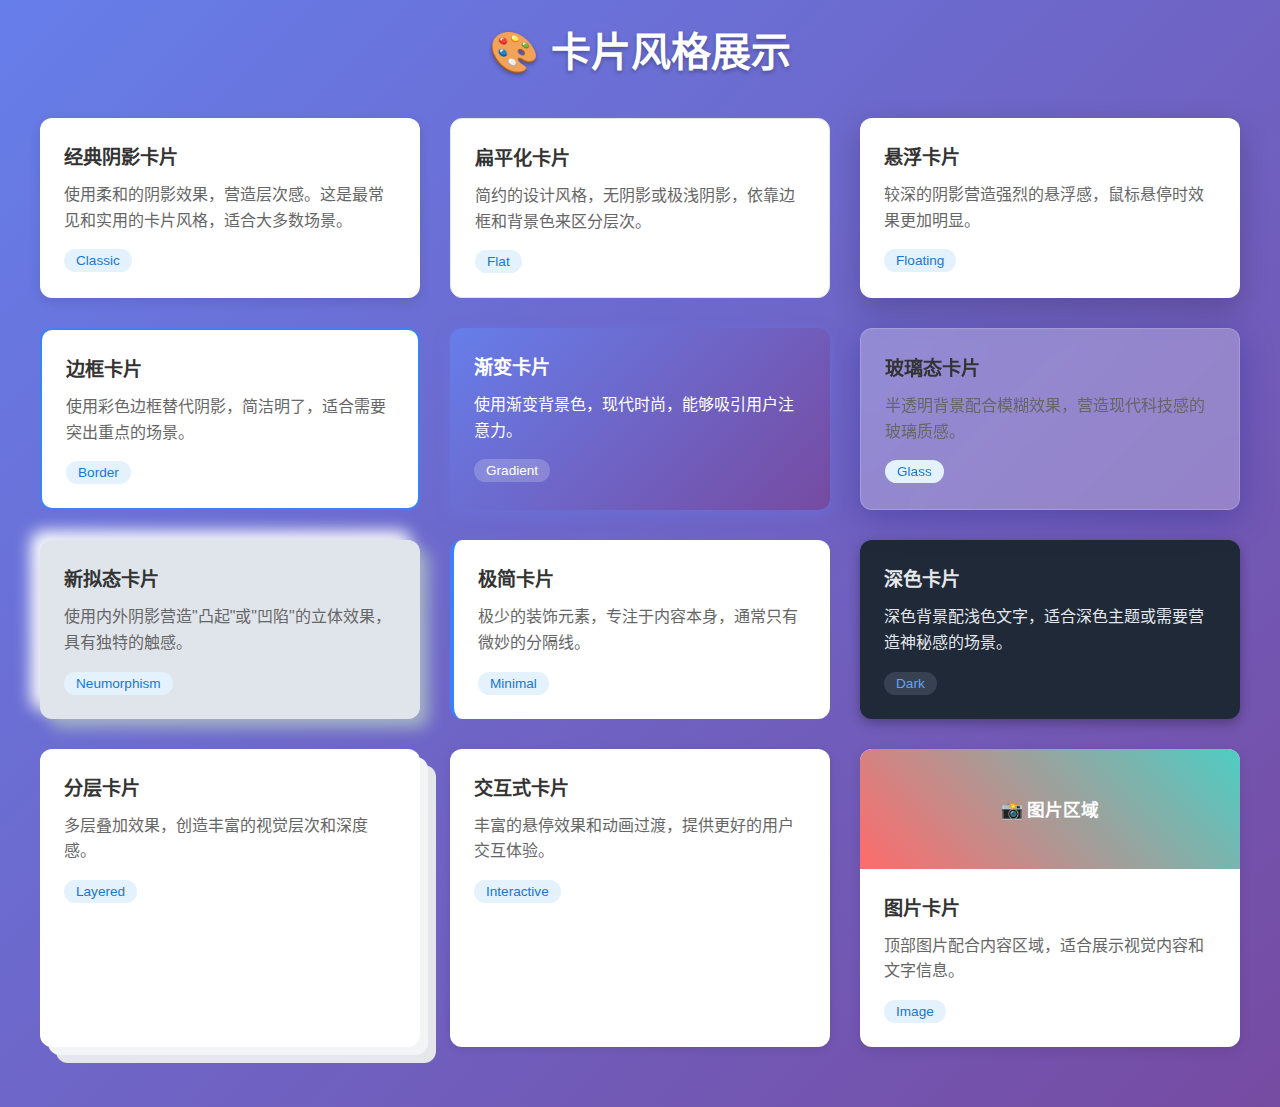
<file: card-styles-demo.html>
<!DOCTYPE html>
<html lang="zh-CN">

<head>
    <meta charset="UTF-8">
    <meta name="viewport" content="width=device-width, initial-scale=1.0">
    <title>卡片风格展示</title>
    <style>
        * {
            margin: 0;
            padding: 0;
            box-sizing: border-box;
        }

        body {
            font-family: -apple-system, BlinkMacSystemFont, 'Segoe UI', Roboto, sans-serif;
            background: linear-gradient(135deg, #667eea 0%, #764ba2 100%);
            min-height: 100vh;
            padding: 20px;
        }

        .container {
            max-width: 1200px;
            margin: 0 auto;
        }

        h1 {
            text-align: center;
            color: white;
            margin-bottom: 40px;
            font-size: 2.5rem;
            text-shadow: 0 2px 4px rgba(0, 0, 0, 0.3);
        }

        .cards-grid {
            display: grid;
            grid-template-columns: repeat(auto-fit, minmax(300px, 1fr));
            gap: 30px;
            margin-bottom: 40px;
        }

        .card {
            padding: 24px;
            border-radius: 12px;
            transition: all 0.3s ease;
            cursor: pointer;
        }

        .card h3 {
            margin-bottom: 12px;
            font-size: 1.2rem;
            color: #333;
        }

        .card p {
            color: #666;
            line-height: 1.6;
            margin-bottom: 16px;
        }

        .card-tag {
            display: inline-block;
            background: #e3f2fd;
            color: #1976d2;
            padding: 4px 12px;
            border-radius: 16px;
            font-size: 0.85rem;
            font-weight: 500;
        }

        /* 1. 经典阴影卡片 */
        .classic-shadow {
            background: white;
            box-shadow: 0 4px 12px rgba(0, 0, 0, 0.1);
        }

        .classic-shadow:hover {
            box-shadow: 0 8px 25px rgba(0, 0, 0, 0.15);
            transform: translateY(-2px);
        }

        /* 2. 扁平化卡片 */
        .flat-card {
            background: white;
            box-shadow: none;
            border: 1px solid #e5e7eb;
        }

        .flat-card:hover {
            border-color: #3b82f6;
            background: #f8fafc;
        }

        /* 3. 悬浮卡片 */
        .floating-card {
            background: white;
            box-shadow: 0 10px 30px rgba(0, 0, 0, 0.2);
        }

        .floating-card:hover {
            box-shadow: 0 20px 40px rgba(0, 0, 0, 0.3);
            transform: translateY(-5px);
        }

        /* 4. 边框卡片 */
        .border-card {
            background: white;
            border: 2px solid #3b82f6;
            box-shadow: none;
        }

        .border-card:hover {
            border-color: #1d4ed8;
            background: #eff6ff;
        }

        /* 5. 渐变卡片 */
        .gradient-card {
            background: linear-gradient(135deg, #667eea 0%, #764ba2 100%);
            color: white;
            box-shadow: 0 4px 15px rgba(102, 126, 234, 0.4);
        }

        .gradient-card h3,
        .gradient-card p {
            color: white;
        }

        .gradient-card .card-tag {
            background: rgba(255, 255, 255, 0.2);
            color: white;
        }

        .gradient-card:hover {
            transform: translateY(-3px);
            box-shadow: 0 8px 25px rgba(102, 126, 234, 0.6);
        }

        /* 6. 玻璃态卡片 */
        .glass-card {
            background: rgba(255, 255, 255, 0.25);
            backdrop-filter: blur(10px);
            border: 1px solid rgba(255, 255, 255, 0.18);
            box-shadow: 0 8px 32px 0 rgba(31, 38, 135, 0.37);
        }

        .glass-card:hover {
            background: rgba(255, 255, 255, 0.35);
            transform: translateY(-2px);
        }

        /* 7. 新拟态卡片 */
        .neumorphism-card {
            background: #e0e5ec;
            box-shadow: 9px 9px 16px #a3b1c6, -9px -9px 16px #ffffff;
            border: none;
        }

        .neumorphism-card:hover {
            box-shadow: inset 9px 9px 16px #a3b1c6, inset -9px -9px 16px #ffffff;
        }

        /* 8. 极简卡片 */
        .minimalist-card {
            background: white;
            box-shadow: none;
            border-left: 4px solid #3b82f6;
        }

        .minimalist-card:hover {
            border-left-color: #1d4ed8;
            background: #f9fafb;
        }

        /* 9. 深色卡片 */
        .dark-card {
            background: #1f2937;
            color: white;
            box-shadow: 0 4px 12px rgba(0, 0, 0, 0.3);
        }

        .dark-card h3,
        .dark-card p {
            color: #e5e7eb;
        }

        .dark-card .card-tag {
            background: #374151;
            color: #60a5fa;
        }

        .dark-card:hover {
            background: #374151;
            transform: translateY(-2px);
        }

        /* 10. 分层卡片 */
        .layered-card {
            background: white;
            position: relative;
        }

        .layered-card::before {
            content: '';
            position: absolute;
            top: 8px;
            left: 8px;
            right: -8px;
            bottom: -8px;
            background: #f3f4f6;
            border-radius: 12px;
            z-index: -1;
        }

        .layered-card::after {
            content: '';
            position: absolute;
            top: 16px;
            left: 16px;
            right: -16px;
            bottom: -16px;
            background: #e5e7eb;
            border-radius: 12px;
            z-index: -2;
        }

        .layered-card:hover {
            transform: translateY(-3px);
        }

        /* 11. 交互式卡片 */
        .interactive-card {
            background: white;
            box-shadow: 0 2px 8px rgba(0, 0, 0, 0.1);
            overflow: hidden;
            position: relative;
        }

        .interactive-card::before {
            content: '';
            position: absolute;
            top: 0;
            left: -100%;
            width: 100%;
            height: 100%;
            background: linear-gradient(90deg, transparent, rgba(255, 255, 255, 0.4), transparent);
            transition: left 0.5s;
        }

        .interactive-card:hover::before {
            left: 100%;
        }

        .interactive-card:hover {
            transform: scale(1.02);
            box-shadow: 0 8px 25px rgba(0, 0, 0, 0.15);
        }

        /* 12. 图片卡片 */
        .image-card {
            background: white;
            box-shadow: 0 4px 12px rgba(0, 0, 0, 0.1);
            padding: 0;
            overflow: hidden;
        }

        .image-card .card-image {
            width: 100%;
            height: 120px;
            background: linear-gradient(45deg, #ff6b6b, #4ecdc4);
            display: flex;
            align-items: center;
            justify-content: center;
            color: white;
            font-size: 1.1rem;
            font-weight: bold;
        }

        .image-card .card-content {
            padding: 24px;
        }

        .image-card:hover {
            transform: translateY(-3px);
            box-shadow: 0 12px 30px rgba(0, 0, 0, 0.2);
        }

        @media (max-width: 768px) {
            .cards-grid {
                grid-template-columns: 1fr;
                gap: 20px;
            }

            h1 {
                font-size: 2rem;
            }
        }
    </style>
    </style>
</head>

<body>
    <div class="container">
        <h1>🎨 卡片风格展示</h1>

        <div class="cards-grid">
            <!-- 经典阴影卡片 -->
            <div class="card classic-shadow">
                <h3>经典阴影卡片</h3>
                <p>使用柔和的阴影效果，营造层次感。这是最常见和实用的卡片风格，适合大多数场景。</p>
                <span class="card-tag">Classic</span>
            </div>

            <!-- 扁平化卡片 -->
            <div class="card flat-card">
                <h3>扁平化卡片</h3>
                <p>简约的设计风格，无阴影或极浅阴影，依靠边框和背景色来区分层次。</p>
                <span class="card-tag">Flat</span>
            </div>

            <!-- 悬浮卡片 -->
            <div class="card floating-card">
                <h3>悬浮卡片</h3>
                <p>较深的阴影营造强烈的悬浮感，鼠标悬停时效果更加明显。</p>
                <span class="card-tag">Floating</span>
            </div>

            <!-- 边框卡片 -->
            <div class="card border-card">
                <h3>边框卡片</h3>
                <p>使用彩色边框替代阴影，简洁明了，适合需要突出重点的场景。</p>
                <span class="card-tag">Border</span>
            </div>

            <!-- 渐变卡片 -->
            <div class="card gradient-card">
                <h3>渐变卡片</h3>
                <p>使用渐变背景色，现代时尚，能够吸引用户注意力。</p>
                <span class="card-tag">Gradient</span>
            </div>

            <!-- 玻璃态卡片 -->
            <div class="card glass-card">
                <h3>玻璃态卡片</h3>
                <p>半透明背景配合模糊效果，营造现代科技感的玻璃质感。</p>
                <span class="card-tag">Glass</span>
            </div>

            <!-- 新拟态卡片 -->
            <div class="card neumorphism-card">
                <h3>新拟态卡片</h3>
                <p>使用内外阴影营造"凸起"或"凹陷"的立体效果，具有独特的触感。</p>
                <span class="card-tag">Neumorphism</span>
            </div>

            <!-- 极简卡片 -->
            <div class="card minimalist-card">
                <h3>极简卡片</h3>
                <p>极少的装饰元素，专注于内容本身，通常只有微妙的分隔线。</p>
                <span class="card-tag">Minimal</span>
            </div>

            <!-- 深色卡片 -->
            <div class="card dark-card">
                <h3>深色卡片</h3>
                <p>深色背景配浅色文字，适合深色主题或需要营造神秘感的场景。</p>
                <span class="card-tag">Dark</span>
            </div>

            <!-- 分层卡片 -->
            <div class="card layered-card">
                <h3>分层卡片</h3>
                <p>多层叠加效果，创造丰富的视觉层次和深度感。</p>
                <span class="card-tag">Layered</span>
            </div>

            <!-- 交互式卡片 -->
            <div class="card interactive-card">
                <h3>交互式卡片</h3>
                <p>丰富的悬停效果和动画过渡，提供更好的用户交互体验。</p>
                <span class="card-tag">Interactive</span>
            </div>

            <!-- 图片卡片 -->
            <div class="card image-card">
                <div class="card-image">
                    📸 图片区域
                </div>
                <div class="card-content">
                    <h3>图片卡片</h3>
                    <p>顶部图片配合内容区域，适合展示视觉内容和文字信息。</p>
                    <span class="card-tag">Image</span>
                </div>
            </div>
        </div>
    </div>

    <script>
        // 添加一些交互效果
        document.querySelectorAll('.card').forEach(card => {
            card.addEventListener('click', function () {
                const cardType = this.querySelector('h3').textContent;
                console.log(`点击了: ${cardType}`);
            });
        });
    </script>
</body>

</html>
</file>
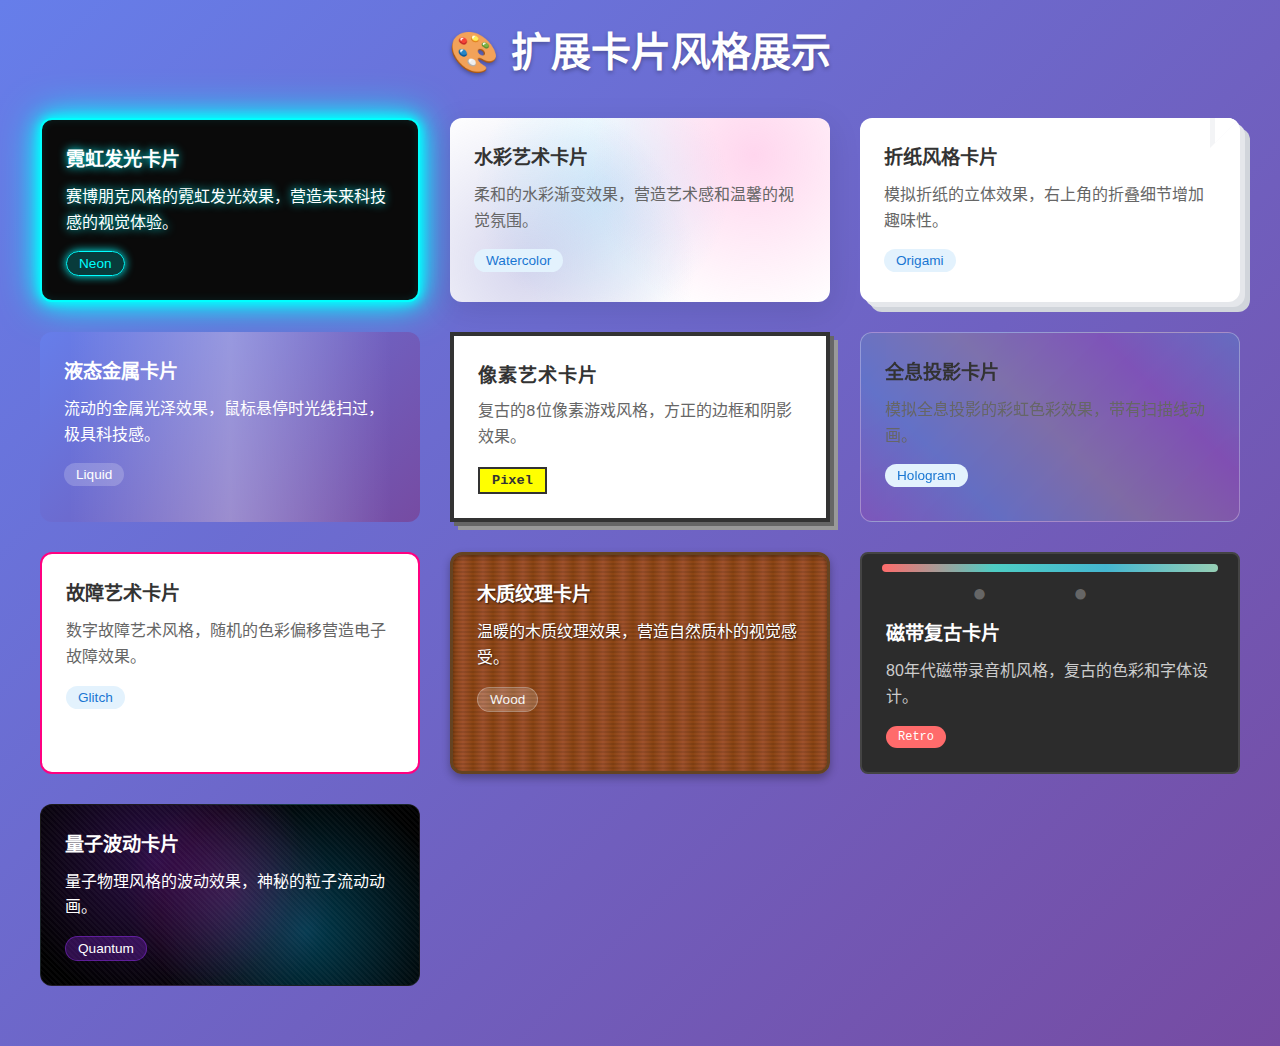
<file: card-styles-extended.html>
<!DOCTYPE html>
<html lang="zh-CN">
<head>
    <meta charset="UTF-8">
    <meta name="viewport" content="width=device-width, initial-scale=1.0">
    <title>扩展卡片风格展示</title>
    <style>
        * {
            margin: 0;
            padding: 0;
            box-sizing: border-box;
        }

        body {
            font-family: -apple-system, BlinkMacSystemFont, 'Segoe UI', Roboto, sans-serif;
            background: linear-gradient(135deg, #667eea 0%, #764ba2 100%);
            min-height: 100vh;
            padding: 20px;
        }

        .container {
            max-width: 1200px;
            margin: 0 auto;
        }

        h1 {
            text-align: center;
            color: white;
            margin-bottom: 40px;
            font-size: 2.5rem;
            text-shadow: 0 2px 4px rgba(0,0,0,0.3);
        }

        .cards-grid {
            display: grid;
            grid-template-columns: repeat(auto-fit, minmax(300px, 1fr));
            gap: 30px;
            margin-bottom: 40px;
        }

        .card {
            padding: 24px;
            border-radius: 12px;
            transition: all 0.3s ease;
            cursor: pointer;
            position: relative;
            overflow: hidden;
        }

        .card h3 {
            margin-bottom: 12px;
            font-size: 1.2rem;
            color: #333;
        }

        .card p {
            color: #666;
            line-height: 1.6;
            margin-bottom: 16px;
        }

        .card-tag {
            display: inline-block;
            background: #e3f2fd;
            color: #1976d2;
            padding: 4px 12px;
            border-radius: 16px;
            font-size: 0.85rem;
            font-weight: 500;
        }

        /* 1. 霓虹发光卡片 */
        .neon-card {
            background: #0a0a0a;
            border: 2px solid #00ffff;
            box-shadow: 
                0 0 10px #00ffff,
                0 0 20px #00ffff,
                0 0 40px #00ffff,
                inset 0 0 10px rgba(0, 255, 255, 0.1);
            color: white;
        }

        .neon-card h3,
        .neon-card p {
            color: #ffffff;
            text-shadow: 0 0 10px #00ffff;
        }

        .neon-card .card-tag {
            background: rgba(0, 255, 255, 0.2);
            color: #00ffff;
            border: 1px solid #00ffff;
            box-shadow: 0 0 10px #00ffff;
        }

        .neon-card:hover {
            box-shadow: 
                0 0 20px #00ffff,
                0 0 40px #00ffff,
                0 0 80px #00ffff,
                inset 0 0 20px rgba(0, 255, 255, 0.2);
            transform: scale(1.02);
        }

        /* 2. 水彩艺术卡片 */
        .watercolor-card {
            background: 
                radial-gradient(circle at 20% 80%, rgba(120, 119, 198, 0.3) 0%, transparent 50%),
                radial-gradient(circle at 80% 20%, rgba(255, 119, 198, 0.3) 0%, transparent 50%),
                radial-gradient(circle at 40% 40%, rgba(120, 219, 255, 0.3) 0%, transparent 50%),
                white;
            border: none;
            box-shadow: 0 8px 32px rgba(0,0,0,0.1);
            position: relative;
        }

        .watercolor-card::before {
            content: '';
            position: absolute;
            top: 0;
            left: 0;
            right: 0;
            bottom: 0;
            background: 
                radial-gradient(circle at 60% 60%, rgba(255, 200, 120, 0.2) 0%, transparent 50%);
            border-radius: 12px;
            opacity: 0;
            transition: opacity 0.3s ease;
        }

        .watercolor-card:hover::before {
            opacity: 1;
        }

        .watercolor-card:hover {
            transform: translateY(-3px);
        }

        /* 3. 折纸风格卡片 */
        .origami-card {
            background: white;
            position: relative;
            box-shadow: none;
        }

        .origami-card::before {
            content: '';
            position: absolute;
            top: 0;
            right: 0;
            width: 0;
            height: 0;
            border-left: 30px solid #f3f4f6;
            border-bottom: 30px solid transparent;
            border-radius: 0 12px 0 0;
        }

        .origami-card::after {
            content: '';
            position: absolute;
            top: 0;
            right: 0;
            width: 0;
            height: 0;
            border-left: 25px solid white;
            border-bottom: 25px solid transparent;
        }

        .origami-card {
            box-shadow: 
                5px 5px 0 #e5e7eb,
                10px 10px 0 #d1d5db;
        }

        .origami-card:hover {
            transform: translate(-2px, -2px);
            box-shadow: 
                7px 7px 0 #e5e7eb,
                14px 14px 0 #d1d5db;
        }

        /* 4. 液态金属卡片 */
        .liquid-metal-card {
            background: linear-gradient(135deg, #667eea 0%, #764ba2 100%);
            position: relative;
            overflow: hidden;
            color: white;
        }

        .liquid-metal-card::before {
            content: '';
            position: absolute;
            top: -50%;
            left: -50%;
            width: 200%;
            height: 200%;
            background: linear-gradient(
                45deg,
                transparent 30%,
                rgba(255, 255, 255, 0.3) 50%,
                transparent 70%
            );
            transform: rotate(45deg);
            transition: transform 0.6s ease;
        }

        .liquid-metal-card:hover::before {
            transform: rotate(45deg) translate(50%, 50%);
        }

        .liquid-metal-card h3,
        .liquid-metal-card p {
            color: white;
            position: relative;
            z-index: 1;
        }

        .liquid-metal-card .card-tag {
            background: rgba(255, 255, 255, 0.2);
            color: white;
            position: relative;
            z-index: 1;
        }

        /* 5. 像素艺术卡片 */
        .pixel-card {
            background: white;
            border: 4px solid #333;
            border-radius: 0;
            box-shadow: 
                4px 4px 0 #666,
                8px 8px 0 #999;
            font-family: 'Courier New', monospace;
        }

        .pixel-card h3 {
            color: #333;
            font-weight: bold;
            text-transform: uppercase;
            letter-spacing: 1px;
        }

        .pixel-card .card-tag {
            background: #ffff00;
            color: #333;
            border: 2px solid #333;
            border-radius: 0;
            font-family: 'Courier New', monospace;
            font-weight: bold;
        }

        .pixel-card:hover {
            transform: translate(-2px, -2px);
            box-shadow: 
                6px 6px 0 #666,
                12px 12px 0 #999;
        }

        /* 6. 全息投影卡片 */
        .hologram-card {
            background: 
                linear-gradient(45deg, 
                    rgba(255,0,150,0.1) 0%, 
                    rgba(0,255,255,0.1) 25%, 
                    rgba(255,255,0,0.1) 50%, 
                    rgba(255,0,150,0.1) 75%, 
                    rgba(0,255,255,0.1) 100%);
            border: 1px solid rgba(255,255,255,0.3);
            backdrop-filter: blur(10px);
            position: relative;
            overflow: hidden;
        }

        .hologram-card::before {
            content: '';
            position: absolute;
            top: 0;
            left: -100%;
            width: 100%;
            height: 100%;
            background: linear-gradient(
                90deg,
                transparent,
                rgba(255,255,255,0.4),
                transparent
            );
            animation: hologram-sweep 3s infinite;
        }

        @keyframes hologram-sweep {
            0% { left: -100%; }
            100% { left: 100%; }
        }

        .hologram-card:hover {
            background: 
                linear-gradient(45deg, 
                    rgba(255,0,150,0.2) 0%, 
                    rgba(0,255,255,0.2) 25%, 
                    rgba(255,255,0,0.2) 50%, 
                    rgba(255,0,150,0.2) 75%, 
                    rgba(0,255,255,0.2) 100%);
        }
  
       /* 7. 故障艺术卡片 */
        .glitch-card {
            background: white;
            border: 2px solid #ff0080;
            position: relative;
            overflow: hidden;
        }

        .glitch-card::before,
        .glitch-card::after {
            content: '';
            position: absolute;
            top: 0;
            left: 0;
            right: 0;
            bottom: 0;
            background: white;
            opacity: 0;
        }

        .glitch-card::before {
            background: #ff0080;
            animation: glitch-1 2s infinite;
        }

        .glitch-card::after {
            background: #00ff80;
            animation: glitch-2 2s infinite;
        }

        @keyframes glitch-1 {
            0%, 90%, 100% { opacity: 0; transform: translateX(0); }
            91%, 95% { opacity: 0.1; transform: translateX(-2px); }
        }

        @keyframes glitch-2 {
            0%, 90%, 100% { opacity: 0; transform: translateX(0); }
            92%, 96% { opacity: 0.1; transform: translateX(2px); }
        }

        .glitch-card h3 {
            position: relative;
            z-index: 1;
        }

        .glitch-card:hover::before,
        .glitch-card:hover::after {
            animation-duration: 0.3s;
        }

        /* 8. 木质纹理卡片 */
        .wood-card {
            background: 
                linear-gradient(90deg, 
                    #8B4513 0%, 
                    #A0522D 25%, 
                    #8B4513 50%, 
                    #A0522D 75%, 
                    #8B4513 100%);
            background-size: 40px 100%;
            color: white;
            border: 3px solid #654321;
            box-shadow: 
                inset 0 2px 4px rgba(0,0,0,0.3),
                0 4px 8px rgba(0,0,0,0.3);
            position: relative;
        }

        .wood-card::before {
            content: '';
            position: absolute;
            top: 0;
            left: 0;
            right: 0;
            bottom: 0;
            background: 
                repeating-linear-gradient(
                    0deg,
                    transparent,
                    transparent 2px,
                    rgba(0,0,0,0.1) 2px,
                    rgba(0,0,0,0.1) 4px
                );
            border-radius: 9px;
        }

        .wood-card h3,
        .wood-card p {
            color: #fff;
            text-shadow: 1px 1px 2px rgba(0,0,0,0.7);
            position: relative;
            z-index: 1;
        }

        .wood-card .card-tag {
            background: rgba(255,255,255,0.2);
            color: white;
            border: 1px solid rgba(255,255,255,0.3);
        }

        .wood-card:hover {
            box-shadow: 
                inset 0 2px 4px rgba(0,0,0,0.4),
                0 6px 12px rgba(0,0,0,0.4);
        }

        /* 9. 磁带复古卡片 */
        .cassette-card {
            background: #2c2c2c;
            border: 2px solid #444;
            border-radius: 8px;
            color: white;
            position: relative;
            overflow: hidden;
        }

        .cassette-card::before {
            content: '';
            position: absolute;
            top: 10px;
            left: 20px;
            right: 20px;
            height: 8px;
            background: linear-gradient(90deg, #ff6b6b, #4ecdc4, #45b7d1, #96ceb4);
            border-radius: 4px;
        }

        .cassette-card::after {
            content: '● ●';
            position: absolute;
            top: 25px;
            left: 50%;
            transform: translateX(-50%);
            color: #666;
            font-size: 24px;
            letter-spacing: 40px;
        }

        .cassette-card h3 {
            margin-top: 40px;
            color: #fff;
            font-family: 'Courier New', monospace;
        }

        .cassette-card p {
            color: #ccc;
        }

        .cassette-card .card-tag {
            background: #ff6b6b;
            color: white;
            font-family: 'Courier New', monospace;
            font-size: 0.75rem;
        }

        .cassette-card:hover {
            background: #333;
            transform: translateY(-2px);
        }

        /* 10. 量子波动卡片 */
        .quantum-card {
            background: 
                radial-gradient(circle at 30% 30%, rgba(138, 43, 226, 0.3) 0%, transparent 50%),
                radial-gradient(circle at 70% 70%, rgba(0, 191, 255, 0.3) 0%, transparent 50%),
                radial-gradient(circle at 50% 50%, rgba(255, 20, 147, 0.2) 0%, transparent 50%),
                #000;
            border: 1px solid rgba(255, 255, 255, 0.1);
            color: white;
            position: relative;
            overflow: hidden;
        }

        .quantum-card::before {
            content: '';
            position: absolute;
            top: 0;
            left: 0;
            right: 0;
            bottom: 0;
            background: 
                repeating-linear-gradient(
                    45deg,
                    transparent,
                    transparent 2px,
                    rgba(255, 255, 255, 0.03) 2px,
                    rgba(255, 255, 255, 0.03) 4px
                );
            animation: quantum-flow 4s linear infinite;
        }

        @keyframes quantum-flow {
            0% { transform: translateX(-100px) translateY(-100px); }
            100% { transform: translateX(100px) translateY(100px); }
        }

        .quantum-card h3,
        .quantum-card p {
            color: white;
            position: relative;
            z-index: 1;
        }

        .quantum-card .card-tag {
            background: rgba(138, 43, 226, 0.3);
            color: #fff;
            border: 1px solid rgba(138, 43, 226, 0.5);
            position: relative;
            z-index: 1;
        }

        .quantum-card:hover {
            box-shadow: 
                0 0 20px rgba(138, 43, 226, 0.5),
                0 0 40px rgba(0, 191, 255, 0.3),
                0 0 60px rgba(255, 20, 147, 0.2);
        }

        @media (max-width: 768px) {
            .cards-grid {
                grid-template-columns: 1fr;
                gap: 20px;
            }
            
            h1 {
                font-size: 2rem;
            }
        }
    </style>
</head>
<body>
    <div class="container">
        <h1>🎨 扩展卡片风格展示</h1>
        
        <div class="cards-grid">
            <!-- 霓虹发光卡片 -->
            <div class="card neon-card">
                <h3>霓虹发光卡片</h3>
                <p>赛博朋克风格的霓虹发光效果，营造未来科技感的视觉体验。</p>
                <span class="card-tag">Neon</span>
            </div>

            <!-- 水彩艺术卡片 -->
            <div class="card watercolor-card">
                <h3>水彩艺术卡片</h3>
                <p>柔和的水彩渐变效果，营造艺术感和温馨的视觉氛围。</p>
                <span class="card-tag">Watercolor</span>
            </div>

            <!-- 折纸风格卡片 -->
            <div class="card origami-card">
                <h3>折纸风格卡片</h3>
                <p>模拟折纸的立体效果，右上角的折叠细节增加趣味性。</p>
                <span class="card-tag">Origami</span>
            </div>

            <!-- 液态金属卡片 -->
            <div class="card liquid-metal-card">
                <h3>液态金属卡片</h3>
                <p>流动的金属光泽效果，鼠标悬停时光线扫过，极具科技感。</p>
                <span class="card-tag">Liquid</span>
            </div>

            <!-- 像素艺术卡片 -->
            <div class="card pixel-card">
                <h3>像素艺术卡片</h3>
                <p>复古的8位像素游戏风格，方正的边框和阴影效果。</p>
                <span class="card-tag">Pixel</span>
            </div>

            <!-- 全息投影卡片 -->
            <div class="card hologram-card">
                <h3>全息投影卡片</h3>
                <p>模拟全息投影的彩虹色彩效果，带有扫描线动画。</p>
                <span class="card-tag">Hologram</span>
            </div>

            <!-- 故障艺术卡片 -->
            <div class="card glitch-card">
                <h3>故障艺术卡片</h3>
                <p>数字故障艺术风格，随机的色彩偏移营造电子故障效果。</p>
                <span class="card-tag">Glitch</span>
            </div>

            <!-- 木质纹理卡片 -->
            <div class="card wood-card">
                <h3>木质纹理卡片</h3>
                <p>温暖的木质纹理效果，营造自然质朴的视觉感受。</p>
                <span class="card-tag">Wood</span>
            </div>

            <!-- 磁带复古卡片 -->
            <div class="card cassette-card">
                <h3>磁带复古卡片</h3>
                <p>80年代磁带录音机风格，复古的色彩和字体设计。</p>
                <span class="card-tag">Retro</span>
            </div>

            <!-- 量子波动卡片 -->
            <div class="card quantum-card">
                <h3>量子波动卡片</h3>
                <p>量子物理风格的波动效果，神秘的粒子流动动画。</p>
                <span class="card-tag">Quantum</span>
            </div>
        </div>
    </div>

    <script>
        // 添加一些交互效果
        document.querySelectorAll('.card').forEach(card => {
            card.addEventListener('click', function() {
                const cardType = this.querySelector('h3').textContent;
                console.log(`点击了: ${cardType}`);
            });
        });

        // 为故障卡片添加随机故障效果
        const glitchCard = document.querySelector('.glitch-card');
        if (glitchCard) {
            setInterval(() => {
                if (Math.random() < 0.1) { // 10% 概率触发故障
                    glitchCard.style.transform = `translateX(${Math.random() * 4 - 2}px)`;
                    setTimeout(() => {
                        glitchCard.style.transform = 'translateX(0)';
                    }, 100);
                }
            }, 500);
        }
    </script>
</body>
</html>
</file>
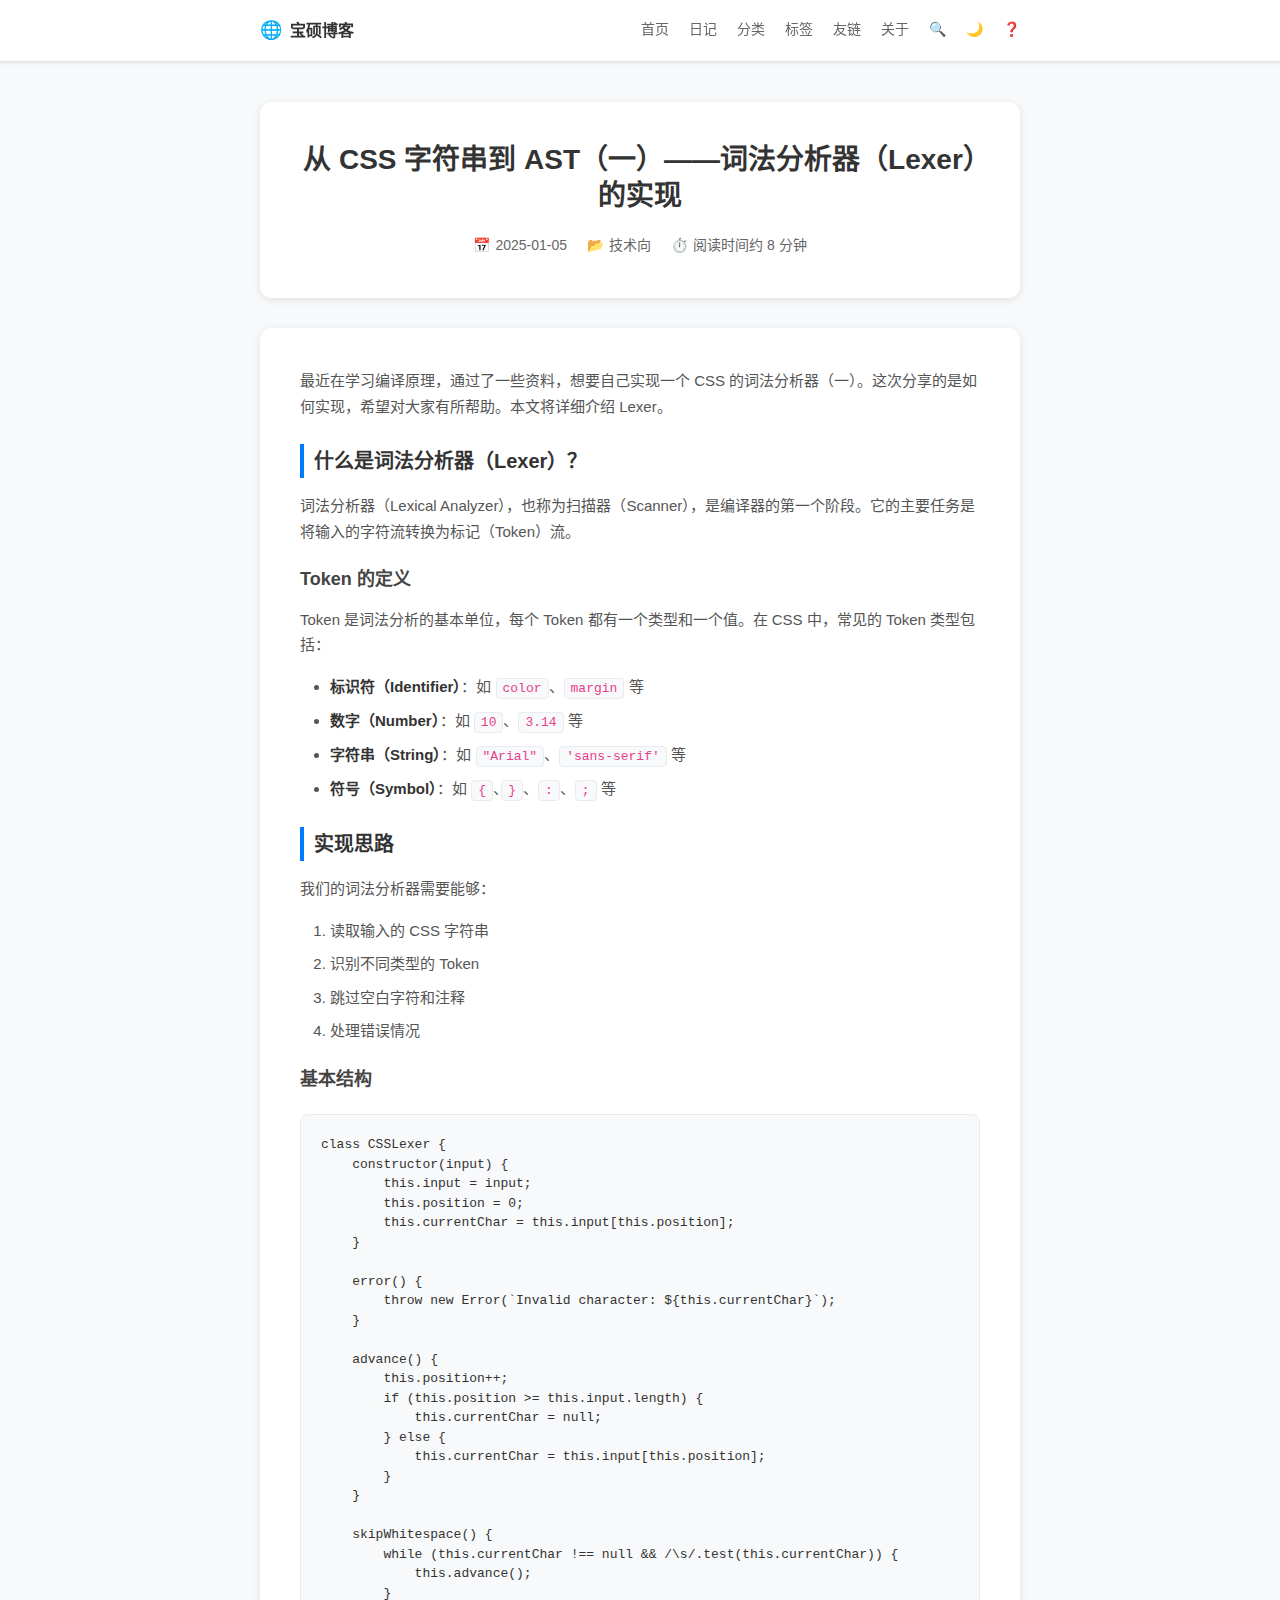
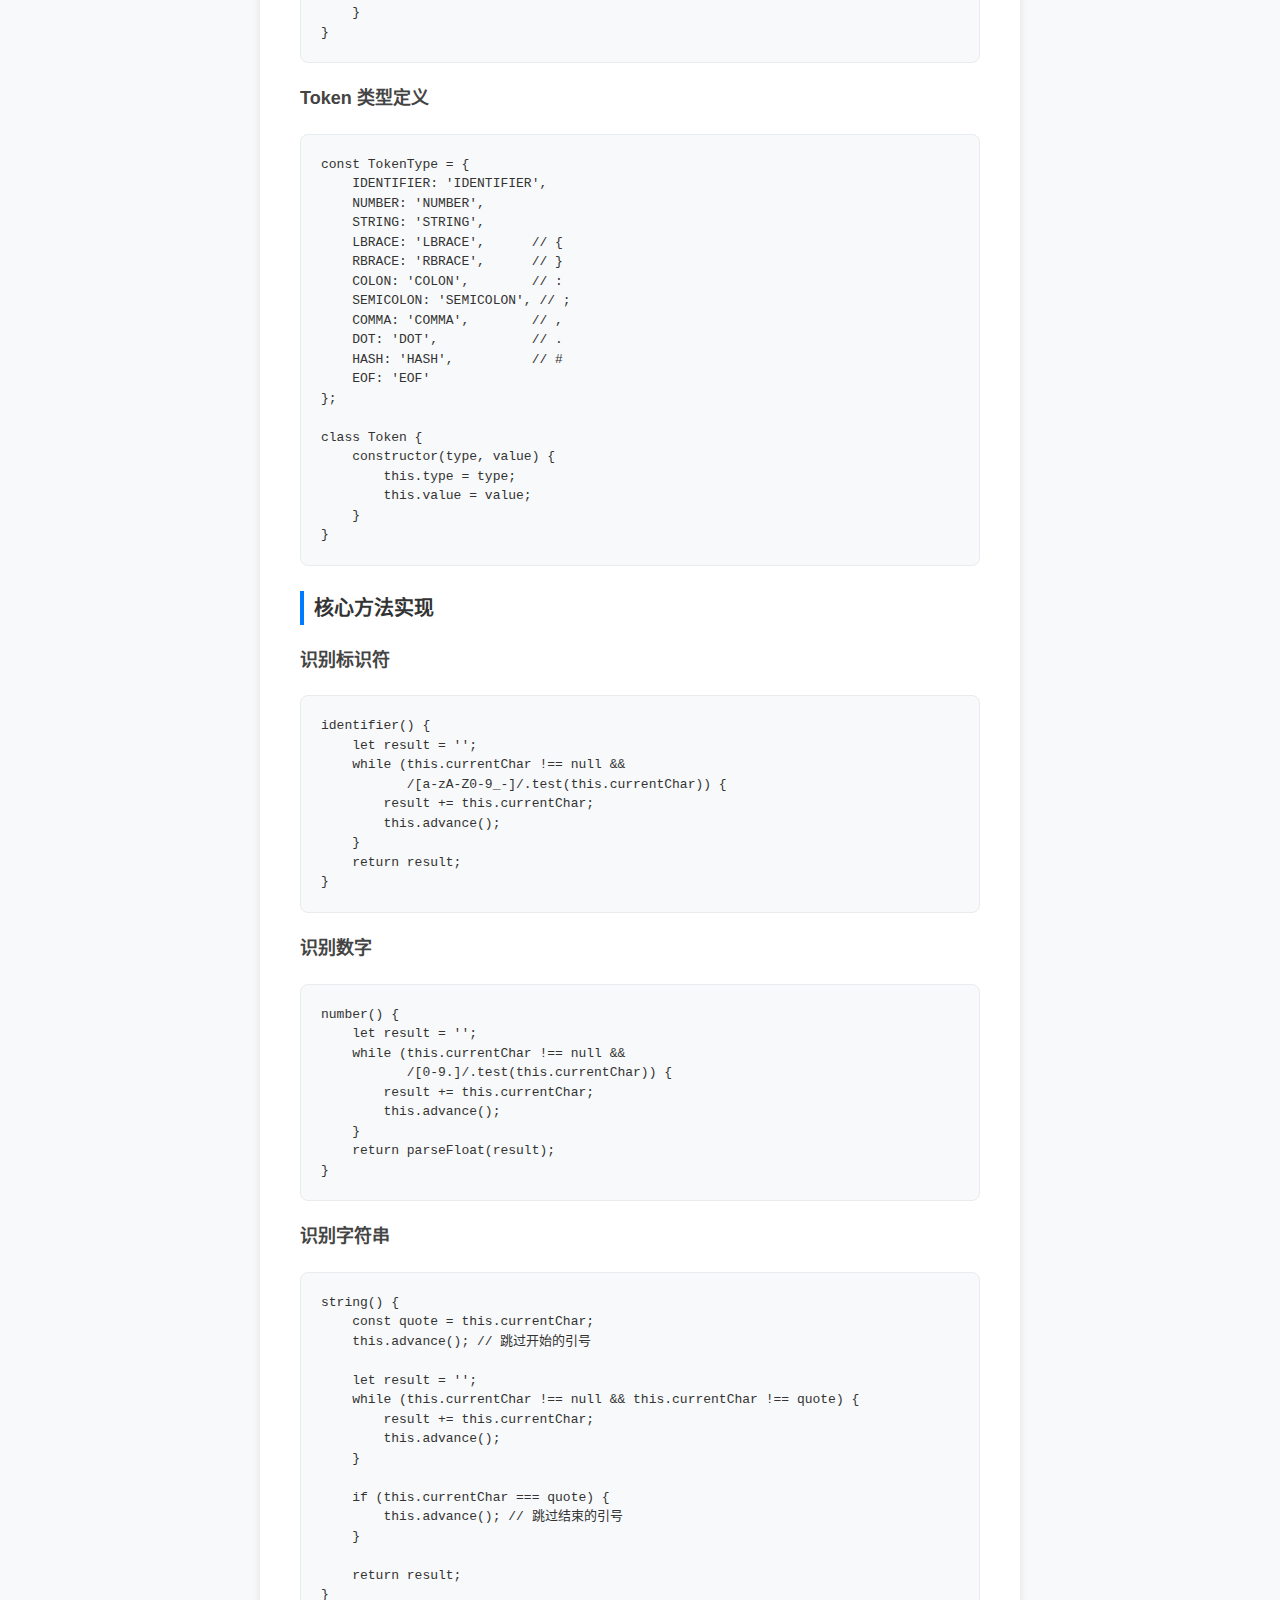
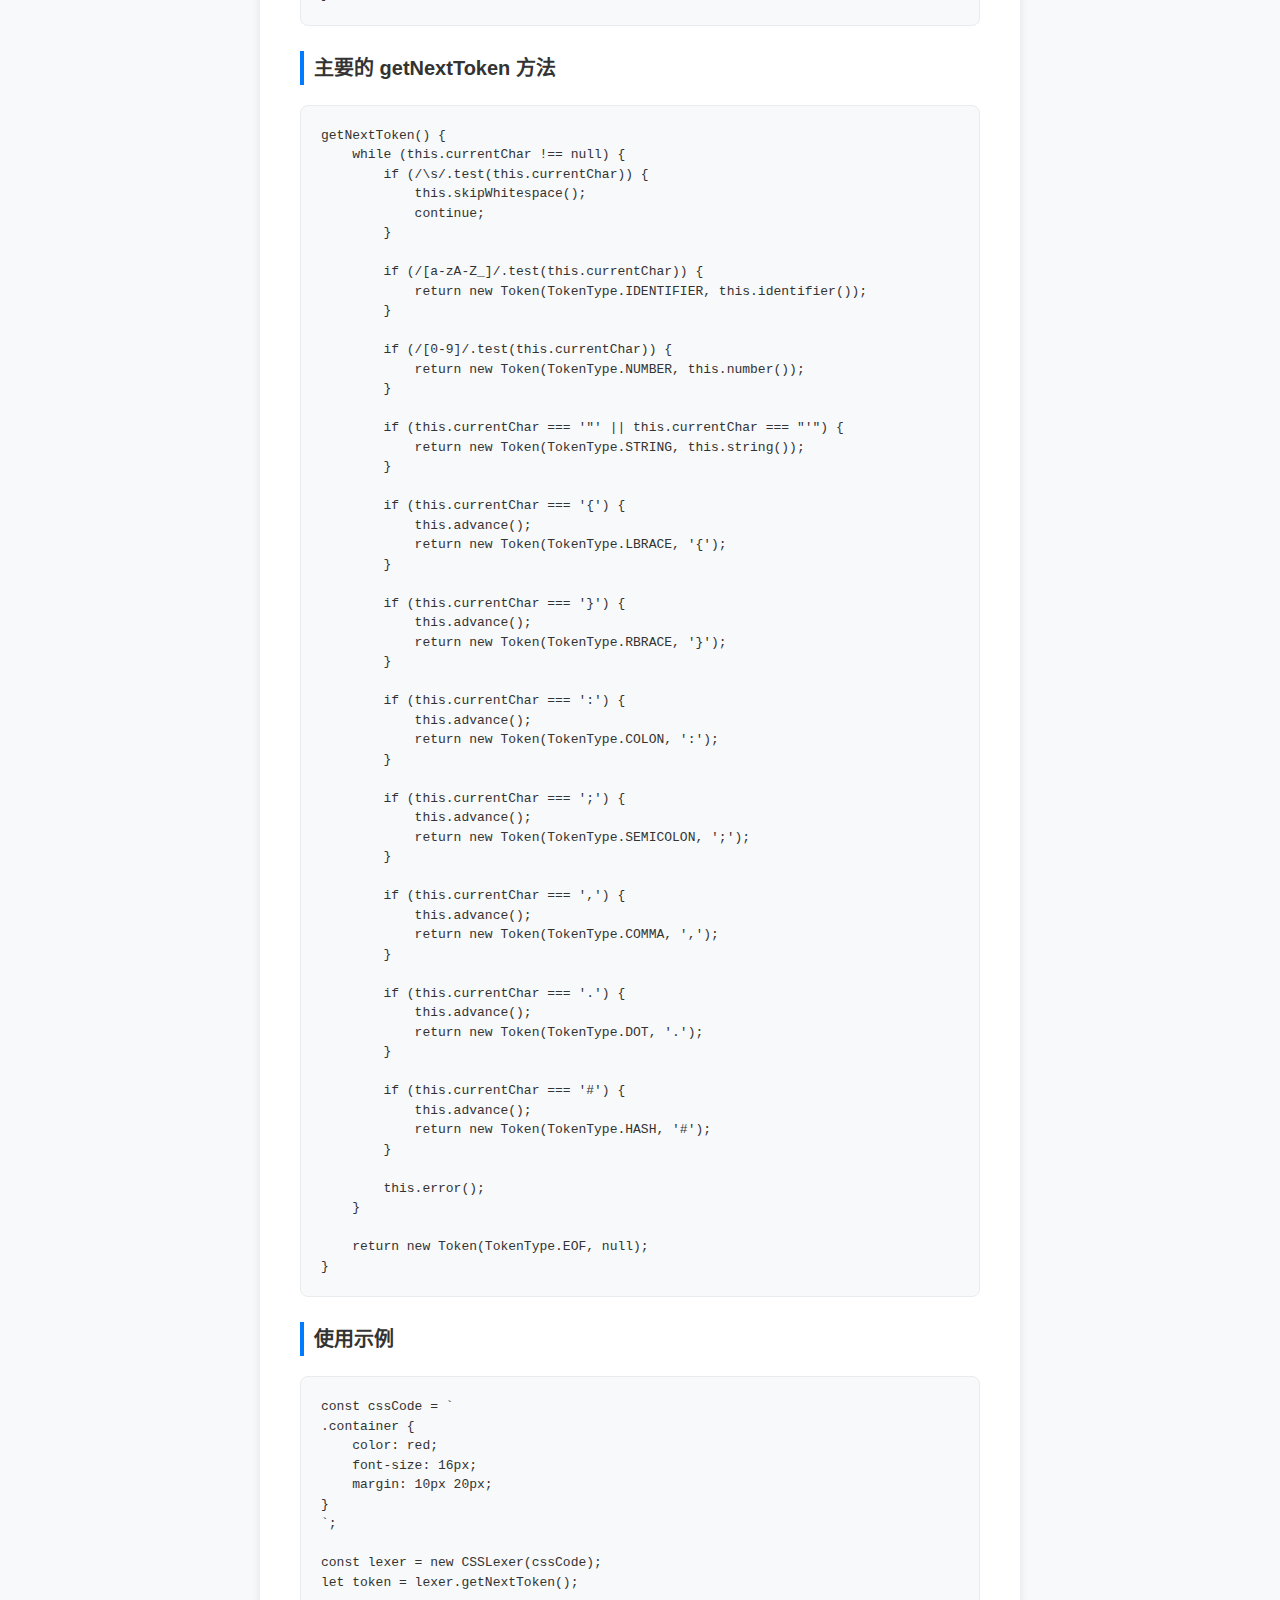
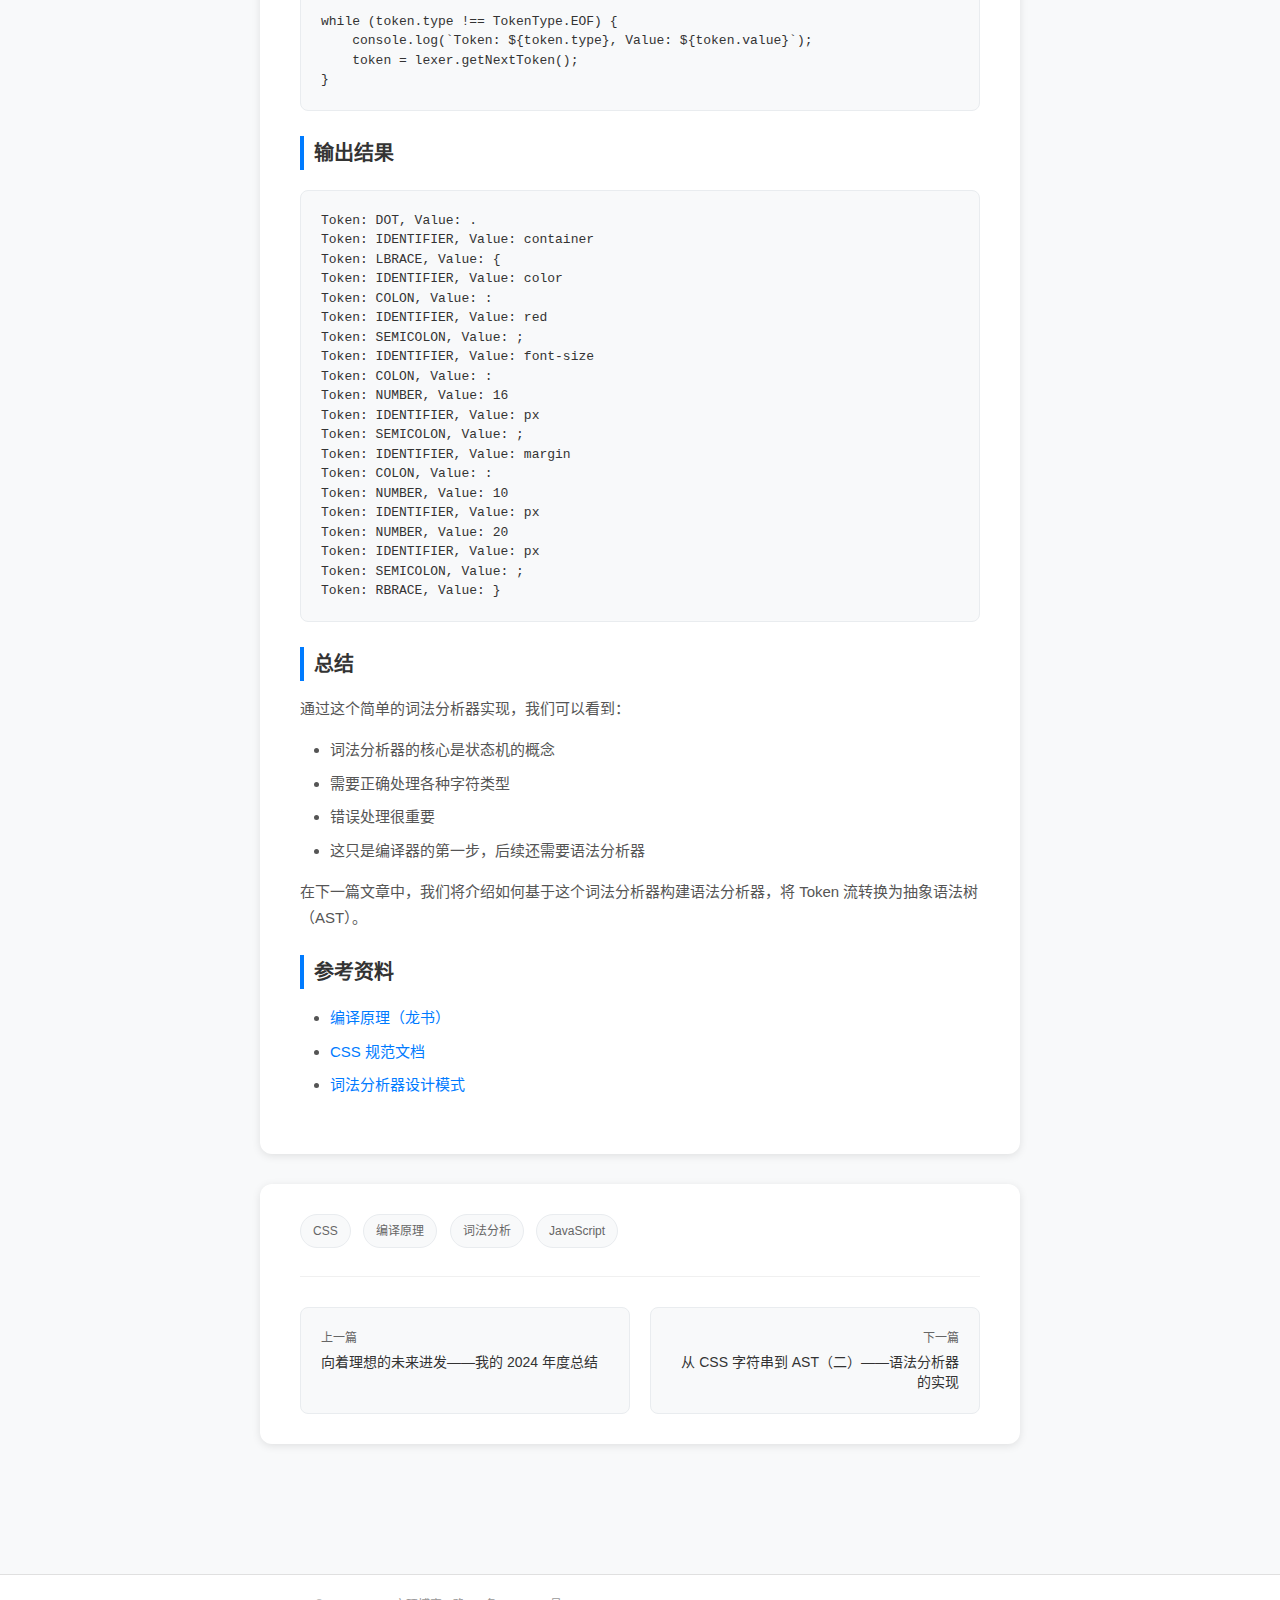
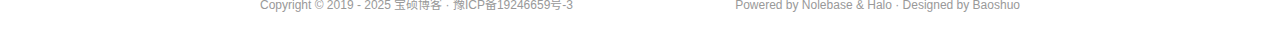
<file: design/article.html>
<!DOCTYPE html>
<html lang="zh-CN">
<head>
    <meta charset="UTF-8">
    <meta name="viewport" content="width=device-width, initial-scale=1.0">
    <title>从 CSS 字符串到 AST（一）——词法分析器（Lexer）的实现 - 宝硕博客</title>
    <link rel="stylesheet" href="article-style.css">
</head>
<body>
    <!-- Header -->
    <header class="header">
        <div class="container">
            <div class="logo">
                <span class="globe-icon">🌐</span>
                <span class="site-name">宝硕博客</span>
            </div>
            <nav class="nav">
                <a href="#" class="nav-link">首页</a>
                <a href="#" class="nav-link">日记</a>
                <a href="#" class="nav-link">分类</a>
                <a href="#" class="nav-link">标签</a>
                <a href="#" class="nav-link">友链</a>
                <a href="#" class="nav-link">关于</a>
                <a href="#" class="nav-link">🔍</a>
                <a href="#" class="nav-link">🌙</a>
                <a href="#" class="nav-link">❓</a>
            </nav>
        </div>
    </header>

    <!-- Main Content -->
    <main class="main">
        <div class="container">
            <!-- Article Header -->
            <div class="article-header">
                <h1 class="article-title">从 CSS 字符串到 AST（一）——词法分析器（Lexer）的实现</h1>
                <div class="article-meta">
                    <span class="date">2025-01-05</span>
                    <span class="category">技术向</span>
                    <span class="reading-time">阅读时间约 8 分钟</span>
                </div>
            </div>

            <!-- Article Content -->
            <article class="article-content">
                <p>最近在学习编译原理，通过了一些资料，想要自己实现一个 CSS 的词法分析器（一）。这次分享的是如何实现，希望对大家有所帮助。本文将详细介绍 Lexer。</p>

                <h2>什么是词法分析器（Lexer）？</h2>
                <p>词法分析器（Lexical Analyzer），也称为扫描器（Scanner），是编译器的第一个阶段。它的主要任务是将输入的字符流转换为标记（Token）流。</p>

                <h3>Token 的定义</h3>
                <p>Token 是词法分析的基本单位，每个 Token 都有一个类型和一个值。在 CSS 中，常见的 Token 类型包括：</p>

                <ul>
                    <li><strong>标识符（Identifier）</strong>：如 <code>color</code>、<code>margin</code> 等</li>
                    <li><strong>数字（Number）</strong>：如 <code>10</code>、<code>3.14</code> 等</li>
                    <li><strong>字符串（String）</strong>：如 <code>"Arial"</code>、<code>'sans-serif'</code> 等</li>
                    <li><strong>符号（Symbol）</strong>：如 <code>{</code>、<code>}</code>、<code>:</code>、<code>;</code> 等</li>
                </ul>

                <h2>实现思路</h2>
                <p>我们的词法分析器需要能够：</p>
                <ol>
                    <li>读取输入的 CSS 字符串</li>
                    <li>识别不同类型的 Token</li>
                    <li>跳过空白字符和注释</li>
                    <li>处理错误情况</li>
                </ol>

                <h3>基本结构</h3>
                <pre><code class="language-javascript">class CSSLexer {
    constructor(input) {
        this.input = input;
        this.position = 0;
        this.currentChar = this.input[this.position];
    }

    error() {
        throw new Error(`Invalid character: ${this.currentChar}`);
    }

    advance() {
        this.position++;
        if (this.position >= this.input.length) {
            this.currentChar = null;
        } else {
            this.currentChar = this.input[this.position];
        }
    }

    skipWhitespace() {
        while (this.currentChar !== null && /\s/.test(this.currentChar)) {
            this.advance();
        }
    }
}</code></pre>

                <h3>Token 类型定义</h3>
                <pre><code class="language-javascript">const TokenType = {
    IDENTIFIER: 'IDENTIFIER',
    NUMBER: 'NUMBER',
    STRING: 'STRING',
    LBRACE: 'LBRACE',      // {
    RBRACE: 'RBRACE',      // }
    COLON: 'COLON',        // :
    SEMICOLON: 'SEMICOLON', // ;
    COMMA: 'COMMA',        // ,
    DOT: 'DOT',            // .
    HASH: 'HASH',          // #
    EOF: 'EOF'
};

class Token {
    constructor(type, value) {
        this.type = type;
        this.value = value;
    }
}</code></pre>

                <h2>核心方法实现</h2>

                <h3>识别标识符</h3>
                <pre><code class="language-javascript">identifier() {
    let result = '';
    while (this.currentChar !== null && 
           /[a-zA-Z0-9_-]/.test(this.currentChar)) {
        result += this.currentChar;
        this.advance();
    }
    return result;
}</code></pre>

                <h3>识别数字</h3>
                <pre><code class="language-javascript">number() {
    let result = '';
    while (this.currentChar !== null && 
           /[0-9.]/.test(this.currentChar)) {
        result += this.currentChar;
        this.advance();
    }
    return parseFloat(result);
}</code></pre>

                <h3>识别字符串</h3>
                <pre><code class="language-javascript">string() {
    const quote = this.currentChar;
    this.advance(); // 跳过开始的引号
    
    let result = '';
    while (this.currentChar !== null && this.currentChar !== quote) {
        result += this.currentChar;
        this.advance();
    }
    
    if (this.currentChar === quote) {
        this.advance(); // 跳过结束的引号
    }
    
    return result;
}</code></pre>

                <h2>主要的 getNextToken 方法</h2>
                <pre><code class="language-javascript">getNextToken() {
    while (this.currentChar !== null) {
        if (/\s/.test(this.currentChar)) {
            this.skipWhitespace();
            continue;
        }

        if (/[a-zA-Z_]/.test(this.currentChar)) {
            return new Token(TokenType.IDENTIFIER, this.identifier());
        }

        if (/[0-9]/.test(this.currentChar)) {
            return new Token(TokenType.NUMBER, this.number());
        }

        if (this.currentChar === '"' || this.currentChar === "'") {
            return new Token(TokenType.STRING, this.string());
        }

        if (this.currentChar === '{') {
            this.advance();
            return new Token(TokenType.LBRACE, '{');
        }

        if (this.currentChar === '}') {
            this.advance();
            return new Token(TokenType.RBRACE, '}');
        }

        if (this.currentChar === ':') {
            this.advance();
            return new Token(TokenType.COLON, ':');
        }

        if (this.currentChar === ';') {
            this.advance();
            return new Token(TokenType.SEMICOLON, ';');
        }

        if (this.currentChar === ',') {
            this.advance();
            return new Token(TokenType.COMMA, ',');
        }

        if (this.currentChar === '.') {
            this.advance();
            return new Token(TokenType.DOT, '.');
        }

        if (this.currentChar === '#') {
            this.advance();
            return new Token(TokenType.HASH, '#');
        }

        this.error();
    }

    return new Token(TokenType.EOF, null);
}</code></pre>

                <h2>使用示例</h2>
                <pre><code class="language-javascript">const cssCode = `
.container {
    color: red;
    font-size: 16px;
    margin: 10px 20px;
}
`;

const lexer = new CSSLexer(cssCode);
let token = lexer.getNextToken();

while (token.type !== TokenType.EOF) {
    console.log(`Token: ${token.type}, Value: ${token.value}`);
    token = lexer.getNextToken();
}</code></pre>

                <h2>输出结果</h2>
                <pre><code>Token: DOT, Value: .
Token: IDENTIFIER, Value: container
Token: LBRACE, Value: {
Token: IDENTIFIER, Value: color
Token: COLON, Value: :
Token: IDENTIFIER, Value: red
Token: SEMICOLON, Value: ;
Token: IDENTIFIER, Value: font-size
Token: COLON, Value: :
Token: NUMBER, Value: 16
Token: IDENTIFIER, Value: px
Token: SEMICOLON, Value: ;
Token: IDENTIFIER, Value: margin
Token: COLON, Value: :
Token: NUMBER, Value: 10
Token: IDENTIFIER, Value: px
Token: NUMBER, Value: 20
Token: IDENTIFIER, Value: px
Token: SEMICOLON, Value: ;
Token: RBRACE, Value: }</code></pre>

                <h2>总结</h2>
                <p>通过这个简单的词法分析器实现，我们可以看到：</p>
                <ul>
                    <li>词法分析器的核心是状态机的概念</li>
                    <li>需要正确处理各种字符类型</li>
                    <li>错误处理很重要</li>
                    <li>这只是编译器的第一步，后续还需要语法分析器</li>
                </ul>

                <p>在下一篇文章中，我们将介绍如何基于这个词法分析器构建语法分析器，将 Token 流转换为抽象语法树（AST）。</p>

                <h2>参考资料</h2>
                <ul>
                    <li><a href="#">编译原理（龙书）</a></li>
                    <li><a href="#">CSS 规范文档</a></li>
                    <li><a href="#">词法分析器设计模式</a></li>
                </ul>
            </article>

            <!-- Article Footer -->
            <div class="article-footer">
                <div class="tags">
                    <span class="tag">CSS</span>
                    <span class="tag">编译原理</span>
                    <span class="tag">词法分析</span>
                    <span class="tag">JavaScript</span>
                </div>
                
                <div class="article-nav">
                    <a href="#" class="prev-article">
                        <span class="nav-label">上一篇</span>
                        <span class="nav-title">向着理想的未来进发——我的 2024 年度总结</span>
                    </a>
                    <a href="#" class="next-article">
                        <span class="nav-label">下一篇</span>
                        <span class="nav-title">从 CSS 字符串到 AST（二）——语法分析器的实现</span>
                    </a>
                </div>
            </div>
        </div>
    </main>

    <!-- Footer -->
    <footer class="footer">
        <div class="container">
            <div class="footer-left">
                <span>Copyright © 2019 - 2025 宝硕博客 · 豫ICP备19246659号-3</span>
            </div>
            <div class="footer-right">
                <span>Powered by Nolebase & Halo · Designed by Baoshuo</span>
            </div>
        </div>
    </footer>
</body>
</html>
</file>
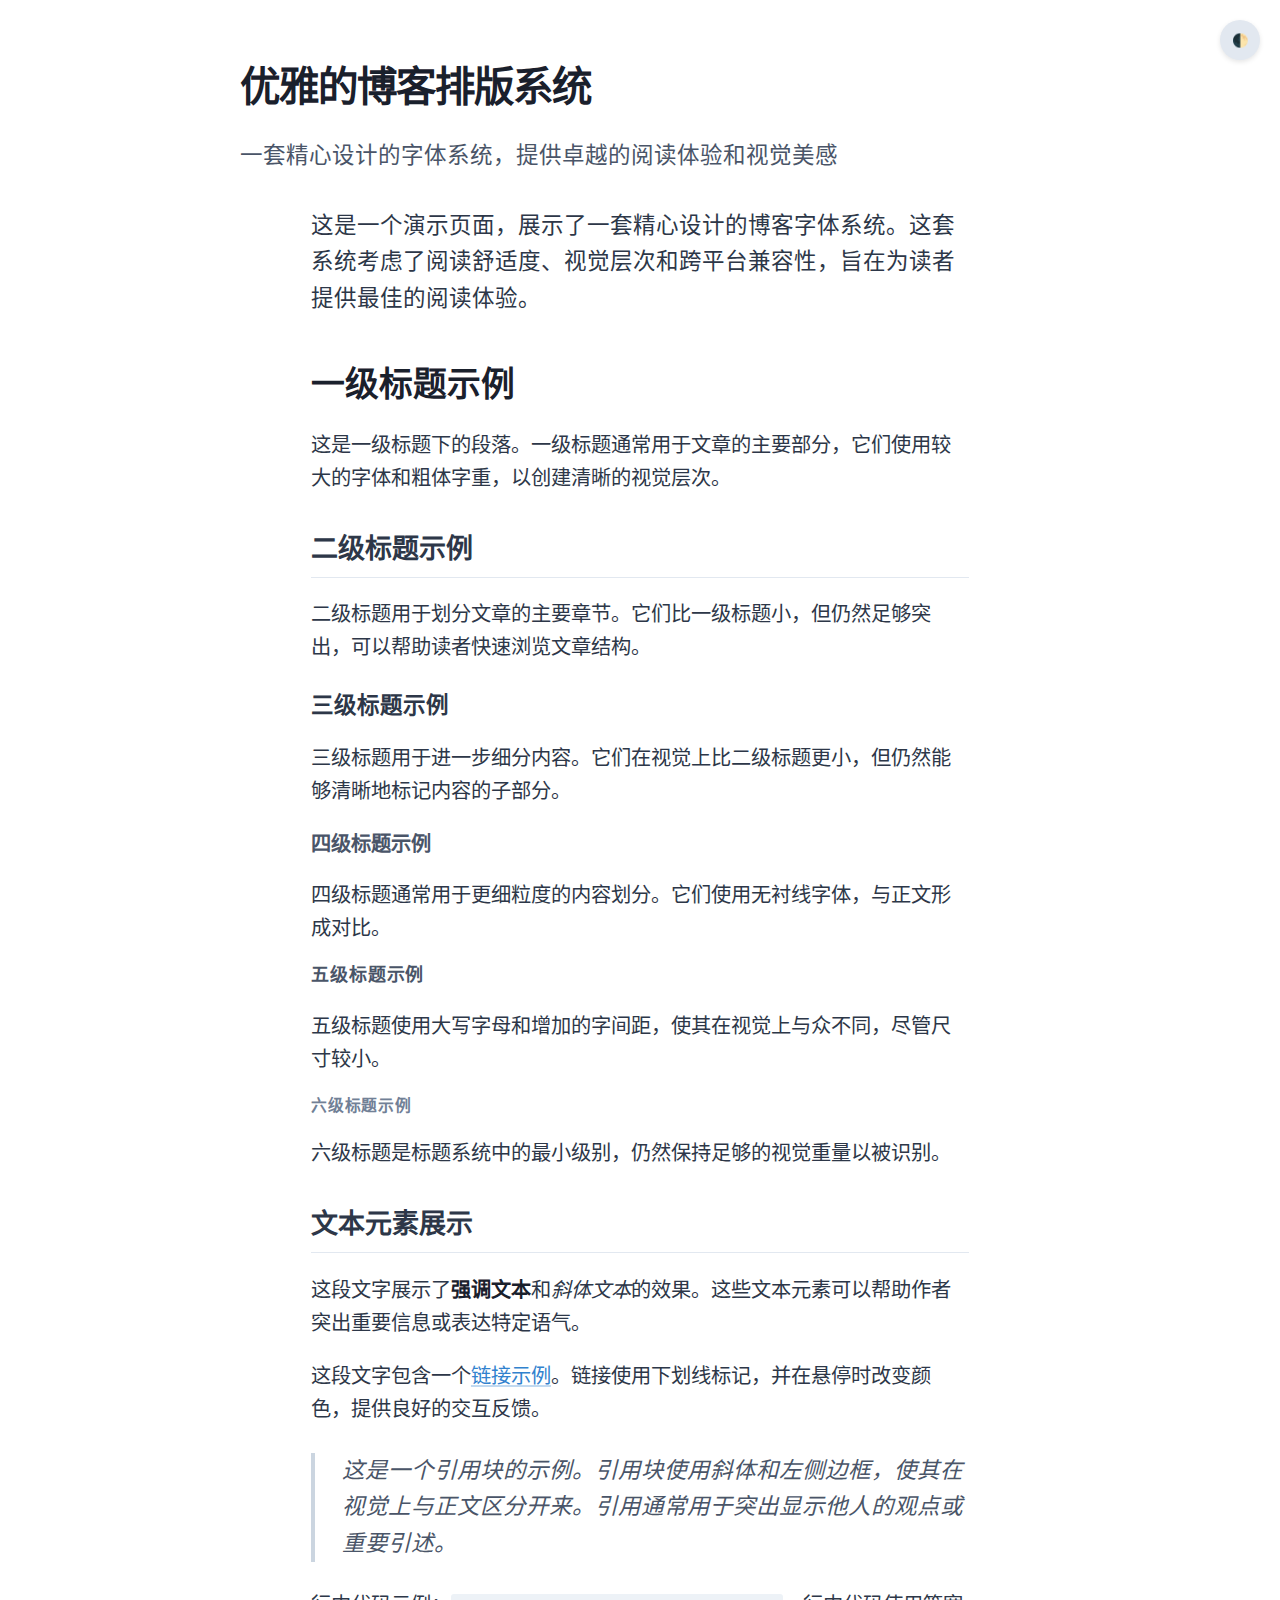
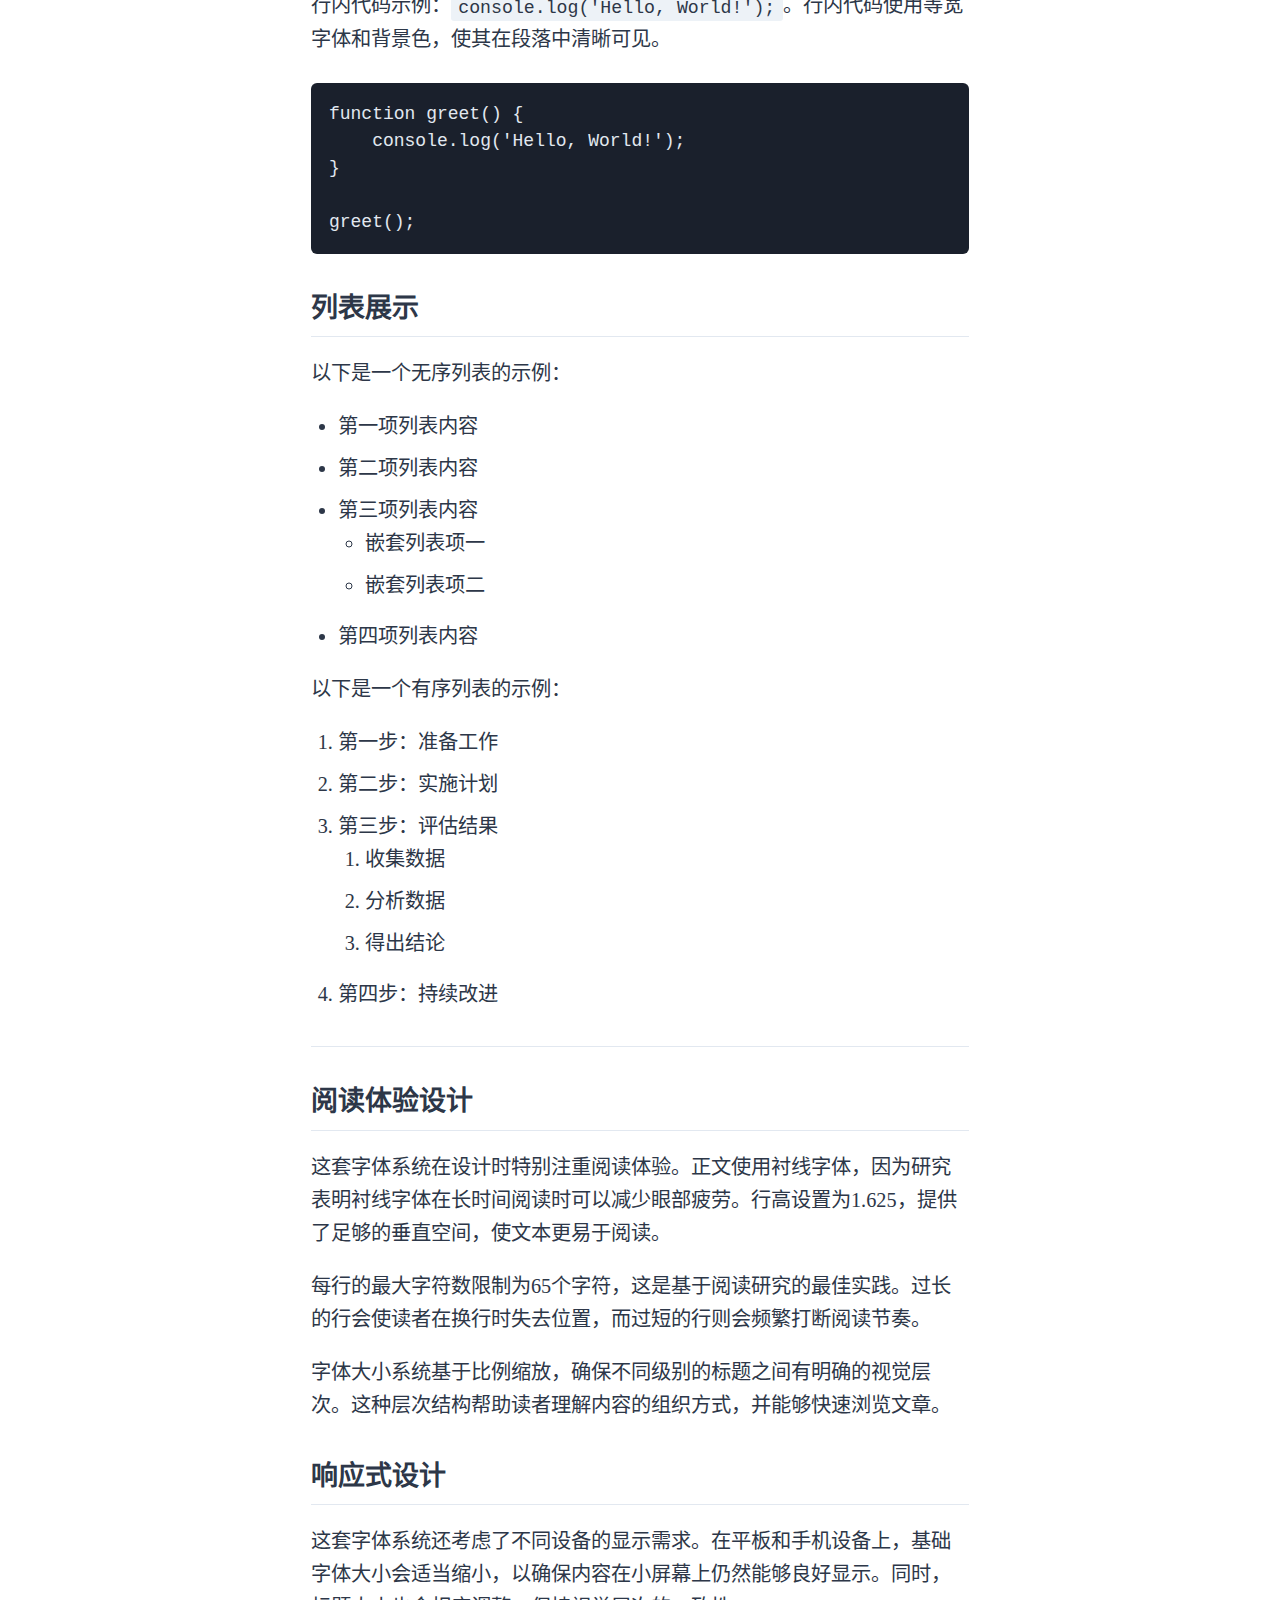
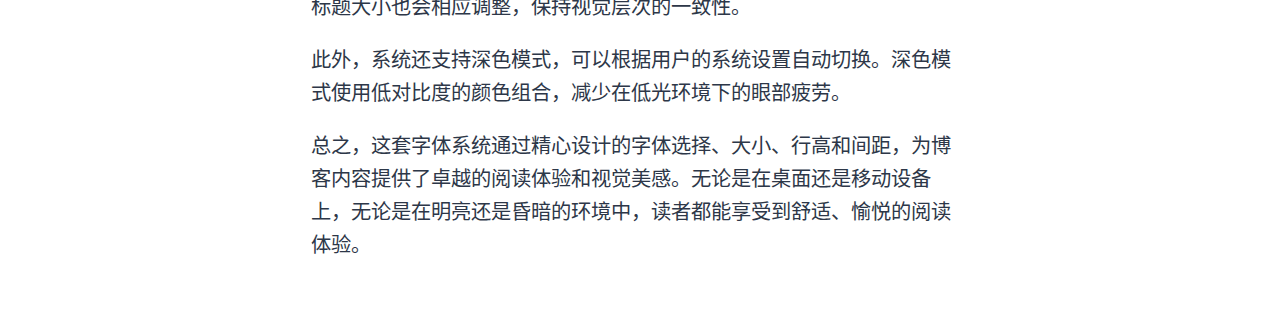
<file: design/blog-font-design.html>
<!DOCTYPE html>
<html lang="zh-CN">

<head>
    <meta charset="UTF-8">
    <meta name="viewport" content="width=device-width, initial-scale=1.0">
    <title>博客字体系统演示</title>
    <style>
        :root {
            /* 基础字体栈 */
            --font-sans: -apple-system, BlinkMacSystemFont, "Segoe UI", Roboto, "Helvetica Neue", Arial, sans-serif;
            --font-serif: "Iowan Old Style", "Palatino Linotype", "URW Palladio L", P052, Georgia, serif;
            --font-mono: "SFMono-Regular", Consolas, "Liberation Mono", Menlo, monospace;

            /* 基础单位 - 使用rem单位便于整体缩放 */
            --base-font-size: 18px;
            --base-line-height: 1.6;

            /* 标题大小系统 */
            --text-xs: 0.75rem;
            /* 12px */
            --text-sm: 0.875rem;
            /* 14px */
            --text-base: 1rem;
            /* 16px */
            --text-lg: 1.125rem;
            /* 18px */
            --text-xl: 1.25rem;
            /* 20px */
            --text-2xl: 1.5rem;
            /* 24px */
            --text-3xl: 1.875rem;
            /* 30px */
            --text-4xl: 2.25rem;
            /* 36px */
            --text-5xl: 3rem;
            /* 48px */

            /* 行高系统 */
            --leading-tight: 1.25;
            --leading-snug: 1.375;
            --leading-normal: 1.5;
            --leading-relaxed: 1.625;
            --leading-loose: 2;

            /* 间距系统 */
            --space-1: 0.25rem;
            --space-2: 0.5rem;
            --space-3: 0.75rem;
            --space-4: 1rem;
            --space-5: 1.25rem;
            --space-6: 1.5rem;
            --space-8: 2rem;
            --space-10: 2.5rem;
            --space-12: 3rem;
            --space-16: 4rem;
            --space-20: 5rem;
        }

        html {
            font-size: var(--base-font-size);
            line-height: var(--base-line-height);
        }

        body {
            font-family: var(--font-sans);
            color: #333;
            background-color: #fff;
            -webkit-font-smoothing: antialiased;
            -moz-osx-font-smoothing: grayscale;
            text-rendering: optimizeLegibility;
            margin: 0;
            padding: 0;
        }

        .container {
            max-width: 800px;
            margin: 0 auto;
            padding: var(--space-8) var(--space-6);
        }

        /* 文章主标题 */
        .article-title {
            font-family: var(--font-serif);
            font-size: var(--text-4xl);
            line-height: var(--leading-tight);
            font-weight: 700;
            margin-bottom: var(--space-6);
            color: #1a202c;
            letter-spacing: -0.025em;
        }

        /* 文章副标题 */
        .article-subtitle {
            font-family: var(--font-sans);
            font-size: var(--text-xl);
            line-height: var(--leading-snug);
            font-weight: 400;
            margin-bottom: var(--space-8);
            color: #4a5568;
        }

        /* 文章正文 */
        .article-content {
            font-family: var(--font-serif);
            font-size: var(--text-lg);
            line-height: var(--leading-relaxed);
            color: #2d3748;
            max-width: 65ch;
            /* 限制每行字符数，提高阅读体验 */
            margin: 0 auto;
        }

        /* 段落间距 */
        .article-content p {
            margin-bottom: var(--space-4);
        }

        /* 首段特殊样式 */
        .article-content p:first-of-type {
            font-size: var(--text-xl);
            line-height: var(--leading-relaxed);
            color: #2d3748;
        }

        /* 一级标题 */
        .article-content h1 {
            font-family: var(--font-serif);
            font-size: var(--text-3xl);
            line-height: var(--leading-snug);
            font-weight: 700;
            margin-top: var(--space-10);
            margin-bottom: var(--space-4);
            color: #1a202c;
        }

        /* 二级标题 */
        .article-content h2 {
            font-family: var(--font-serif);
            font-size: var(--text-2xl);
            line-height: var(--leading-snug);
            font-weight: 600;
            margin-top: var(--space-8);
            margin-bottom: var(--space-3);
            color: #2d3748;
            padding-bottom: var(--space-2);
            border-bottom: 1px solid #e2e8f0;
        }

        /* 三级标题 */
        .article-content h3 {
            font-family: var(--font-serif);
            font-size: var(--text-xl);
            line-height: var(--leading-snug);
            font-weight: 600;
            margin-top: var(--space-6);
            margin-bottom: var(--space-2);
            color: #2d3748;
        }

        /* 四级标题 */
        .article-content h4 {
            font-family: var(--font-sans);
            font-size: var(--text-lg);
            line-height: var(--leading-snug);
            font-weight: 600;
            margin-top: var(--space-5);
            margin-bottom: var(--space-2);
            color: #4a5568;
        }

        /* 五级标题 */
        .article-content h5 {
            font-family: var(--font-sans);
            font-size: var(--text-base);
            line-height: var(--leading-normal);
            font-weight: 600;
            margin-top: var(--space-4);
            margin-bottom: var(--space-1);
            color: #4a5568;
            text-transform: uppercase;
            letter-spacing: 0.05em;
        }

        /* 六级标题 */
        .article-content h6 {
            font-family: var(--font-sans);
            font-size: var(--text-sm);
            line-height: var(--leading-normal);
            font-weight: 600;
            margin-top: var(--space-3);
            margin-bottom: var(--space-1);
            color: #718096;
            text-transform: uppercase;
            letter-spacing: 0.05em;
        }

        /* 链接 */
        .article-content a {
            color: #3182ce;
            text-decoration: underline;
            text-decoration-color: rgba(49, 130, 206, 0.3);
            text-underline-offset: 2px;
            transition: all 0.2s ease;
        }

        .article-content a:hover {
            color: #2c5282;
            text-decoration-color: rgba(49, 130, 206, 0.8);
        }

        /* 强调文本 */
        .article-content strong {
            font-weight: 600;
            color: #1a202c;
        }

        /* 斜体文本 */
        .article-content em {
            font-style: italic;
        }

        /* 引用 */
        .article-content blockquote {
            font-family: var(--font-serif);
            font-size: var(--text-xl);
            line-height: var(--leading-relaxed);
            font-style: italic;
            color: #4a5568;
            margin: var(--space-6) 0;
            padding-left: var(--space-6);
            border-left: 4px solid #cbd5e0;
        }

        /* 代码 */
        .article-content code {
            font-family: var(--font-mono);
            font-size: 0.9em;
            background-color: #edf2f7;
            padding: 0.2em 0.4em;
            border-radius: 3px;
            color: #2d3748;
        }

        /* 预格式化文本 */
        .article-content pre {
            font-family: var(--font-mono);
            font-size: var(--text-base);
            line-height: var(--leading-normal);
            background-color: #1a202c;
            color: #e2e8f0;
            padding: var(--space-4);
            border-radius: 6px;
            overflow-x: auto;
            margin: var(--space-6) 0;
        }

        /* 列表 */
        .article-content ul,
        .article-content ol {
            margin-bottom: var(--space-4);
            padding-left: var(--space-6);
        }

        .article-content li {
            margin-bottom: var(--space-2);
        }

        /* 水平分割线 */
        .article-content hr {
            border: 0;
            height: 1px;
            background-color: #e2e8f0;
            margin: var(--space-8) 0;
        }

        /* 深色模式样式 */
        @media (prefers-color-scheme: dark) {
            body {
                color: #e2e8f0;
                background-color: #1a202c;
            }

            .article-title {
                color: #f7fafc;
            }

            .article-subtitle {
                color: #cbd5e0;
            }

            .article-content {
                color: #e2e8f0;
            }

            .article-content h1,
            .article-content h2,
            .article-content h3 {
                color: #f7fafc;
            }

            .article-content h4,
            .article-content h5,
            .article-content h6 {
                color: #cbd5e0;
            }

            .article-content a {
                color: #63b3ed;
                text-decoration-color: rgba(99, 179, 237, 0.3);
            }

            .article-content a:hover {
                color: #90cdf4;
                text-decoration-color: rgba(99, 179, 237, 0.8);
            }

            .article-content strong {
                color: #f7fafc;
            }

            .article-content blockquote {
                color: #cbd5e0;
                border-left-color: #4a5568;
            }

            .article-content code {
                background-color: #2d3748;
                color: #90cdf4;
            }

            .article-content hr {
                background-color: #2d3748;
            }
        }

        /* 平板设备 */
        @media (max-width: 768px) {
            :root {
                --base-font-size: 16px;
            }

            .article-title {
                font-size: var(--text-3xl);
            }

            .article-content {
                font-size: var(--text-base);
            }

            .article-content h1 {
                font-size: var(--text-2xl);
            }

            .article-content h2 {
                font-size: var(--text-xl);
            }
        }

        /* 手机设备 */
        @media (max-width: 480px) {
            :root {
                --base-font-size: 15px;
            }

            .article-title {
                font-size: var(--text-2xl);
            }

            .article-content {
                font-size: var(--text-base);
            }

            .article-content h1 {
                font-size: var(--text-xl);
            }

            .article-content h2 {
                font-size: var(--text-lg);
            }
        }

        /* 深色模式切换按钮 */
        .theme-toggle {
            position: fixed;
            top: 20px;
            right: 20px;
            background: #e2e8f0;
            border: none;
            border-radius: 50%;
            width: 40px;
            height: 40px;
            cursor: pointer;
            display: flex;
            align-items: center;
            justify-content: center;
            box-shadow: 0 2px 5px rgba(0, 0, 0, 0.1);
            z-index: 100;
        }

        .dark-mode .theme-toggle {
            background: #2d3748;
        }

        .dark-mode {
            color: #e2e8f0;
            background-color: #1a202c;
        }

        .dark-mode .article-title {
            color: #f7fafc;
        }

        .dark-mode .article-subtitle {
            color: #cbd5e0;
        }

        .dark-mode .article-content {
            color: #e2e8f0;
        }

        .dark-mode .article-content h1,
        .dark-mode .article-content h2,
        .dark-mode .article-content h3 {
            color: #f7fafc;
        }

        .dark-mode .article-content h4,
        .dark-mode .article-content h5,
        .dark-mode .article-content h6 {
            color: #cbd5e0;
        }

        .dark-mode .article-content a {
            color: #63b3ed;
            text-decoration-color: rgba(99, 179, 237, 0.3);
        }

        .dark-mode .article-content a:hover {
            color: #90cdf4;
            text-decoration-color: rgba(99, 179, 237, 0.8);
        }

        .dark-mode .article-content strong {
            color: #f7fafc;
        }

        .dark-mode .article-content blockquote {
            color: #cbd5e0;
            border-left-color: #4a5568;
        }

        .dark-mode .article-content code {
            background-color: #2d3748;
            color: #90cdf4;
        }

        .dark-mode .article-content hr {
            background-color: #2d3748;
        }
    </style>
</head>

<body>
    <button class="theme-toggle" id="theme-toggle">🌓</button>

    <div class="container">
        <h1 class="article-title">优雅的博客排版系统</h1>
        <p class="article-subtitle">一套精心设计的字体系统，提供卓越的阅读体验和视觉美感</p>

        <div class="article-content">
            <p>这是一个演示页面，展示了一套精心设计的博客字体系统。这套系统考虑了阅读舒适度、视觉层次和跨平台兼容性，旨在为读者提供最佳的阅读体验。</p>

            <h1>一级标题示例</h1>
            <p>这是一级标题下的段落。一级标题通常用于文章的主要部分，它们使用较大的字体和粗体字重，以创建清晰的视觉层次。</p>

            <h2>二级标题示例</h2>
            <p>二级标题用于划分文章的主要章节。它们比一级标题小，但仍然足够突出，可以帮助读者快速浏览文章结构。</p>

            <h3>三级标题示例</h3>
            <p>三级标题用于进一步细分内容。它们在视觉上比二级标题更小，但仍然能够清晰地标记内容的子部分。</p>

            <h4>四级标题示例</h4>
            <p>四级标题通常用于更细粒度的内容划分。它们使用无衬线字体，与正文形成对比。</p>

            <h5>五级标题示例</h5>
            <p>五级标题使用大写字母和增加的字间距，使其在视觉上与众不同，尽管尺寸较小。</p>

            <h6>六级标题示例</h6>
            <p>六级标题是标题系统中的最小级别，仍然保持足够的视觉重量以被识别。</p>

            <h2>文本元素展示</h2>
            <p>这段文字展示了<strong>强调文本</strong>和<em>斜体文本</em>的效果。这些文本元素可以帮助作者突出重要信息或表达特定语气。</p>

            <p>这段文字包含一个<a href="#">链接示例</a>。链接使用下划线标记，并在悬停时改变颜色，提供良好的交互反馈。</p>

            <blockquote>
                这是一个引用块的示例。引用块使用斜体和左侧边框，使其在视觉上与正文区分开来。引用通常用于突出显示他人的观点或重要引述。
            </blockquote>

            <p>行内代码示例：<code>console.log('Hello, World!');</code>。行内代码使用等宽字体和背景色，使其在段落中清晰可见。</p>

            <pre>function greet() {
    console.log('Hello, World!');
}

greet();</pre>

            <h2>列表展示</h2>
            <p>以下是一个无序列表的示例：</p>
            <ul>
                <li>第一项列表内容</li>
                <li>第二项列表内容</li>
                <li>第三项列表内容
                    <ul>
                        <li>嵌套列表项一</li>
                        <li>嵌套列表项二</li>
                    </ul>
                </li>
                <li>第四项列表内容</li>
            </ul>

            <p>以下是一个有序列表的示例：</p>
            <ol>
                <li>第一步：准备工作</li>
                <li>第二步：实施计划</li>
                <li>第三步：评估结果
                    <ol>
                        <li>收集数据</li>
                        <li>分析数据</li>
                        <li>得出结论</li>
                    </ol>
                </li>
                <li>第四步：持续改进</li>
            </ol>

            <hr>

            <h2>阅读体验设计</h2>
            <p>这套字体系统在设计时特别注重阅读体验。正文使用衬线字体，因为研究表明衬线字体在长时间阅读时可以减少眼部疲劳。行高设置为1.625，提供了足够的垂直空间，使文本更易于阅读。</p>

            <p>每行的最大字符数限制为65个字符，这是基于阅读研究的最佳实践。过长的行会使读者在换行时失去位置，而过短的行则会频繁打断阅读节奏。</p>

            <p>字体大小系统基于比例缩放，确保不同级别的标题之间有明确的视觉层次。这种层次结构帮助读者理解内容的组织方式，并能够快速浏览文章。</p>

            <h2>响应式设计</h2>
            <p>这套字体系统还考虑了不同设备的显示需求。在平板和手机设备上，基础字体大小会适当缩小，以确保内容在小屏幕上仍然能够良好显示。同时，标题大小也会相应调整，保持视觉层次的一致性。</p>

            <p>此外，系统还支持深色模式，可以根据用户的系统设置自动切换。深色模式使用低对比度的颜色组合，减少在低光环境下的眼部疲劳。</p>

            <p>总之，这套字体系统通过精心设计的字体选择、大小、行高和间距，为博客内容提供了卓越的阅读体验和视觉美感。无论是在桌面还是移动设备上，无论是在明亮还是昏暗的环境中，读者都能享受到舒适、愉悦的阅读体验。</p>
        </div>
    </div>

    <script>
        // 深色模式切换
        const themeToggle = document.getElementById('theme-toggle');
        const body = document.body;

        // 检查本地存储中的主题设置
        const currentTheme = localStorage.getItem('theme');
        if (currentTheme === 'dark') {
            body.classList.add('dark-mode');
        }

        themeToggle.addEventListener('click', function () {
            body.classList.toggle('dark-mode');

            // 保存主题设置到本地存储
            if (body.classList.contains('dark-mode')) {
                localStorage.setItem('theme', 'dark');
            } else {
                localStorage.setItem('theme', 'light');
            }
        });
    </script>
</body>

</html>
</file>
<file: design/style.css>
* {
    margin: 0;
    padding: 0;
    box-sizing: border-box;
}

body {
    font-family: -apple-system, BlinkMacSystemFont, 'Segoe UI', Roboto, 'Helvetica Neue', Arial, sans-serif;
    background-color: #f5f5f5;
    color: #333;
    line-height: 1.6;
}

.container {
    max-width: 800px;
    margin: 0 auto;
    padding: 0 20px;
}

/* Header */
.header {
    background-color: #fff;
    border-bottom: 1px solid #e0e0e0;
    padding: 15px 0;
    position: sticky;
    top: 0;
    z-index: 100;
}

.header .container {
    display: flex;
    justify-content: space-between;
    align-items: center;
}

.logo {
    display: flex;
    align-items: center;
    gap: 8px;
    font-weight: 600;
    font-size: 16px;
}

.globe-icon {
    font-size: 18px;
}

.nav {
    display: flex;
    gap: 20px;
    align-items: center;
}

.nav-link {
    text-decoration: none;
    color: #666;
    font-size: 14px;
    transition: color 0.3s;
}

.nav-link:hover {
    color: #333;
}

/* Main Content */
.main {
    padding: 40px 0;
}

.article-card {
    background: #fff;
    border-radius: 12px;
    overflow: hidden;
    margin-bottom: 30px;
    box-shadow: 0 2px 8px rgba(0,0,0,0.1);
    display: flex;
    transition: transform 0.3s, box-shadow 0.3s;
}

.article-card:hover {
    transform: translateY(-2px);
    box-shadow: 0 4px 16px rgba(0,0,0,0.15);
}

.article-image {
    width: 280px;
    height: 200px;
    flex-shrink: 0;
}

.article-content {
    padding: 25px;
    flex: 1;
    display: flex;
    flex-direction: column;
    justify-content: space-between;
}

.article-title {
    font-size: 18px;
    font-weight: 600;
    margin-bottom: 12px;
    color: #333;
    line-height: 1.4;
}

.article-excerpt {
    color: #666;
    font-size: 14px;
    line-height: 1.6;
    margin-bottom: 15px;
}

.article-meta {
    display: flex;
    gap: 15px;
    font-size: 12px;
    color: #999;
}

/* Article Image Backgrounds */
.lexical-analysis-bg {
    background: linear-gradient(135deg, #667eea 0%, #764ba2 100%);
    height: 100%;
    display: flex;
    flex-direction: column;
    align-items: center;
    justify-content: center;
    position: relative;
    color: white;
}

.wave-pattern {
    width: 60px;
    height: 20px;
    background: repeating-linear-gradient(
        90deg,
        transparent,
        transparent 3px,
        rgba(255,255,255,0.3) 3px,
        rgba(255,255,255,0.3) 6px
    );
    margin-bottom: 10px;
}

.code-blocks {
    display: flex;
    gap: 8px;
    margin-bottom: 15px;
}

.code-block {
    width: 25px;
    height: 25px;
    background: rgba(255,255,255,0.2);
    border-radius: 4px;
}

.analysis-text {
    font-size: 12px;
    font-weight: 600;
    letter-spacing: 1px;
}

.year-summary-bg {
    background: linear-gradient(135deg, #c94b4b 0%, #4b134f 100%);
    height: 100%;
    display: flex;
    align-items: center;
    justify-content: center;
    position: relative;
}

.dragon-pattern {
    width: 80px;
    height: 80px;
    background: url('data:image/svg+xml,<svg xmlns="http://www.w3.org/2000/svg" viewBox="0 0 100 100"><path d="M20,50 Q50,20 80,50 Q50,80 20,50" fill="none" stroke="rgba(255,255,255,0.3)" stroke-width="2"/></svg>');
    background-size: contain;
}

.new-year-bg {
    background: linear-gradient(135deg, #4facfe 0%, #00f2fe 100%);
    height: 100%;
    display: flex;
    flex-direction: column;
    align-items: center;
    justify-content: center;
    color: white;
    position: relative;
}

.year-2024 {
    font-size: 36px;
    font-weight: bold;
    margin-bottom: 10px;
}

.stars {
    display: flex;
    gap: 10px;
    margin-bottom: 10px;
}

.star {
    color: #ffd700;
    font-size: 16px;
}

.new-year-text {
    font-size: 10px;
    font-weight: 600;
    letter-spacing: 1px;
}

.coding-bg {
    background: linear-gradient(135deg, #f093fb 0%, #f5576c 100%);
    height: 100%;
    display: flex;
    align-items: center;
    justify-content: center;
}

.person-coding {
    display: flex;
    align-items: center;
    gap: 15px;
}

.person {
    width: 40px;
    height: 40px;
    background: rgba(255,255,255,0.3);
    border-radius: 50%;
}

.computer {
    width: 50px;
    height: 35px;
    background: rgba(255,255,255,0.3);
    border-radius: 4px;
    position: relative;
}

.computer::after {
    content: '';
    position: absolute;
    bottom: -8px;
    left: 50%;
    transform: translateX(-50%);
    width: 60px;
    height: 4px;
    background: rgba(255,255,255,0.3);
    border-radius: 2px;
}

.nature-bg {
    background: linear-gradient(135deg, #a8edea 0%, #fed6e3 100%);
    height: 100%;
    display: flex;
    align-items: center;
    justify-content: center;
}

.landscape {
    width: 100px;
    height: 60px;
    background: url('data:image/svg+xml,<svg xmlns="http://www.w3.org/2000/svg" viewBox="0 0 100 60"><path d="M0,40 Q25,20 50,35 Q75,15 100,30 L100,60 L0,60 Z" fill="rgba(255,255,255,0.3)"/></svg>');
    background-size: contain;
    background-repeat: no-repeat;
}

/* Pagination */
.pagination {
    display: flex;
    justify-content: center;
    align-items: center;
    gap: 10px;
    margin-top: 40px;
}

.page-number, .page-arrow {
    padding: 8px 12px;
    text-decoration: none;
    color: #666;
    border-radius: 6px;
    transition: all 0.3s;
}

.page-number:hover, .page-arrow:hover {
    background-color: #f0f0f0;
    color: #333;
}

.page-number.active {
    background-color: #333;
    color: white;
}

.page-dots {
    color: #999;
    padding: 8px 4px;
}

/* Footer */
.footer {
    background-color: #fff;
    border-top: 1px solid #e0e0e0;
    padding: 20px 0;
    margin-top: 60px;
}

.footer .container {
    display: flex;
    justify-content: space-between;
    align-items: center;
    font-size: 12px;
    color: #999;
}

/* Responsive Design */
@media (max-width: 768px) {
    .article-card {
        flex-direction: column;
    }
    
    .article-image {
        width: 100%;
        height: 160px;
    }
    
    .header .container {
        flex-direction: column;
        gap: 15px;
    }
    
    .nav {
        gap: 15px;
    }
    
    .footer .container {
        flex-direction: column;
        gap: 10px;
        text-align: center;
    }
    
    .container {
        padding: 0 15px;
    }
}
</file>
<file: design/article-style.css>
* {
    margin: 0;
    padding: 0;
    box-sizing: border-box;
}

body {
    font-family: -apple-system, BlinkMacSystemFont, 'Segoe UI', Roboto, 'Helvetica Neue', Arial, sans-serif;
    background-color: #f8f9fa;
    color: #333;
    line-height: 1.7;
}

.container {
    max-width: 800px;
    margin: 0 auto;
    padding: 0 20px;
}

/* Header */
.header {
    background-color: #fff;
    border-bottom: 1px solid #e0e0e0;
    padding: 15px 0;
    position: sticky;
    top: 0;
    z-index: 100;
    box-shadow: 0 1px 3px rgba(0,0,0,0.1);
}

.header .container {
    display: flex;
    justify-content: space-between;
    align-items: center;
}

.logo {
    display: flex;
    align-items: center;
    gap: 8px;
    font-weight: 600;
    font-size: 16px;
}

.globe-icon {
    font-size: 18px;
}

.nav {
    display: flex;
    gap: 20px;
    align-items: center;
}

.nav-link {
    text-decoration: none;
    color: #666;
    font-size: 14px;
    transition: color 0.3s;
}

.nav-link:hover {
    color: #333;
}

/* Main Content */
.main {
    padding: 40px 0;
}

/* Article Header */
.article-header {
    background: #fff;
    padding: 40px;
    border-radius: 12px;
    margin-bottom: 30px;
    box-shadow: 0 2px 8px rgba(0,0,0,0.1);
    text-align: center;
}

.article-title {
    font-size: 28px;
    font-weight: 700;
    color: #333;
    margin-bottom: 20px;
    line-height: 1.3;
}

.article-meta {
    display: flex;
    justify-content: center;
    gap: 20px;
    font-size: 14px;
    color: #666;
}

.article-meta span {
    display: flex;
    align-items: center;
}

.date::before {
    content: "📅";
    margin-right: 5px;
}

.category::before {
    content: "📂";
    margin-right: 5px;
}

.reading-time::before {
    content: "⏱️";
    margin-right: 5px;
}

/* Article Content */
.article-content {
    background: #fff;
    padding: 40px;
    border-radius: 12px;
    box-shadow: 0 2px 8px rgba(0,0,0,0.1);
    margin-bottom: 30px;
}

.article-content h1 {
    font-size: 24px;
    font-weight: 700;
    color: #333;
    margin: 30px 0 20px 0;
    padding-bottom: 10px;
    border-bottom: 2px solid #f0f0f0;
}

.article-content h2 {
    font-size: 20px;
    font-weight: 600;
    color: #333;
    margin: 25px 0 15px 0;
    padding-left: 10px;
    border-left: 4px solid #007bff;
}

.article-content h3 {
    font-size: 18px;
    font-weight: 600;
    color: #444;
    margin: 20px 0 12px 0;
}

.article-content p {
    margin-bottom: 16px;
    color: #555;
    font-size: 15px;
}

.article-content ul, .article-content ol {
    margin: 16px 0;
    padding-left: 30px;
}

.article-content li {
    margin-bottom: 8px;
    color: #555;
    font-size: 15px;
}

.article-content li strong {
    color: #333;
}

.article-content code {
    background: #f8f9fa;
    padding: 2px 6px;
    border-radius: 4px;
    font-family: 'Monaco', 'Menlo', 'Ubuntu Mono', monospace;
    font-size: 13px;
    color: #e83e8c;
    border: 1px solid #e9ecef;
}

.article-content pre {
    background: #f8f9fa;
    border: 1px solid #e9ecef;
    border-radius: 8px;
    padding: 20px;
    margin: 20px 0;
    overflow-x: auto;
    font-family: 'Monaco', 'Menlo', 'Ubuntu Mono', monospace;
    font-size: 13px;
    line-height: 1.5;
}

.article-content pre code {
    background: none;
    padding: 0;
    border: none;
    color: #333;
    font-size: 13px;
}

.article-content a {
    color: #007bff;
    text-decoration: none;
    border-bottom: 1px solid transparent;
    transition: border-color 0.3s;
}

.article-content a:hover {
    border-bottom-color: #007bff;
}

.article-content blockquote {
    border-left: 4px solid #007bff;
    padding-left: 20px;
    margin: 20px 0;
    color: #666;
    font-style: italic;
    background: #f8f9fa;
    padding: 15px 20px;
    border-radius: 0 8px 8px 0;
}

/* Article Footer */
.article-footer {
    background: #fff;
    padding: 30px 40px;
    border-radius: 12px;
    box-shadow: 0 2px 8px rgba(0,0,0,0.1);
    margin-bottom: 30px;
}

.tags {
    margin-bottom: 30px;
    padding-bottom: 20px;
    border-bottom: 1px solid #f0f0f0;
}

.tag {
    display: inline-block;
    background: #f8f9fa;
    color: #666;
    padding: 6px 12px;
    border-radius: 20px;
    font-size: 12px;
    margin-right: 8px;
    margin-bottom: 8px;
    border: 1px solid #e9ecef;
    transition: all 0.3s;
}

.tag:hover {
    background: #007bff;
    color: white;
    border-color: #007bff;
}

.article-nav {
    display: grid;
    grid-template-columns: 1fr 1fr;
    gap: 20px;
}

.prev-article, .next-article {
    display: block;
    padding: 20px;
    background: #f8f9fa;
    border-radius: 8px;
    text-decoration: none;
    color: #333;
    transition: all 0.3s;
    border: 1px solid #e9ecef;
}

.prev-article:hover, .next-article:hover {
    background: #e9ecef;
    transform: translateY(-2px);
    box-shadow: 0 4px 12px rgba(0,0,0,0.1);
}

.nav-label {
    display: block;
    font-size: 12px;
    color: #666;
    margin-bottom: 5px;
}

.nav-title {
    display: block;
    font-size: 14px;
    font-weight: 500;
    line-height: 1.4;
}

.next-article {
    text-align: right;
}

/* Footer */
.footer {
    background-color: #fff;
    border-top: 1px solid #e0e0e0;
    padding: 20px 0;
    margin-top: 60px;
}

.footer .container {
    display: flex;
    justify-content: space-between;
    align-items: center;
    font-size: 12px;
    color: #999;
}

/* Responsive Design */
@media (max-width: 768px) {
    .container {
        padding: 0 15px;
    }
    
    .article-header {
        padding: 30px 20px;
    }
    
    .article-content {
        padding: 30px 20px;
    }
    
    .article-footer {
        padding: 20px;
    }
    
    .article-title {
        font-size: 24px;
    }
    
    .article-meta {
        flex-direction: column;
        gap: 10px;
    }
    
    .article-nav {
        grid-template-columns: 1fr;
    }
    
    .next-article {
        text-align: left;
    }
    
    .header .container {
        flex-direction: column;
        gap: 15px;
    }
    
    .nav {
        gap: 15px;
        flex-wrap: wrap;
        justify-content: center;
    }
    
    .footer .container {
        flex-direction: column;
        gap: 10px;
        text-align: center;
    }
    
    .article-content pre {
        padding: 15px;
        font-size: 12px;
    }
    
    .article-content h1 {
        font-size: 20px;
    }
    
    .article-content h2 {
        font-size: 18px;
    }
    
    .article-content h3 {
        font-size: 16px;
    }
}

/* Code Syntax Highlighting */
.language-javascript {
    color: #333;
}

/* Print Styles */
@media print {
    .header, .footer, .article-nav {
        display: none;
    }
    
    .article-content {
        box-shadow: none;
        border: none;
    }
    
    .article-content pre {
        border: 1px solid #ccc;
        page-break-inside: avoid;
    }
}
</file>
